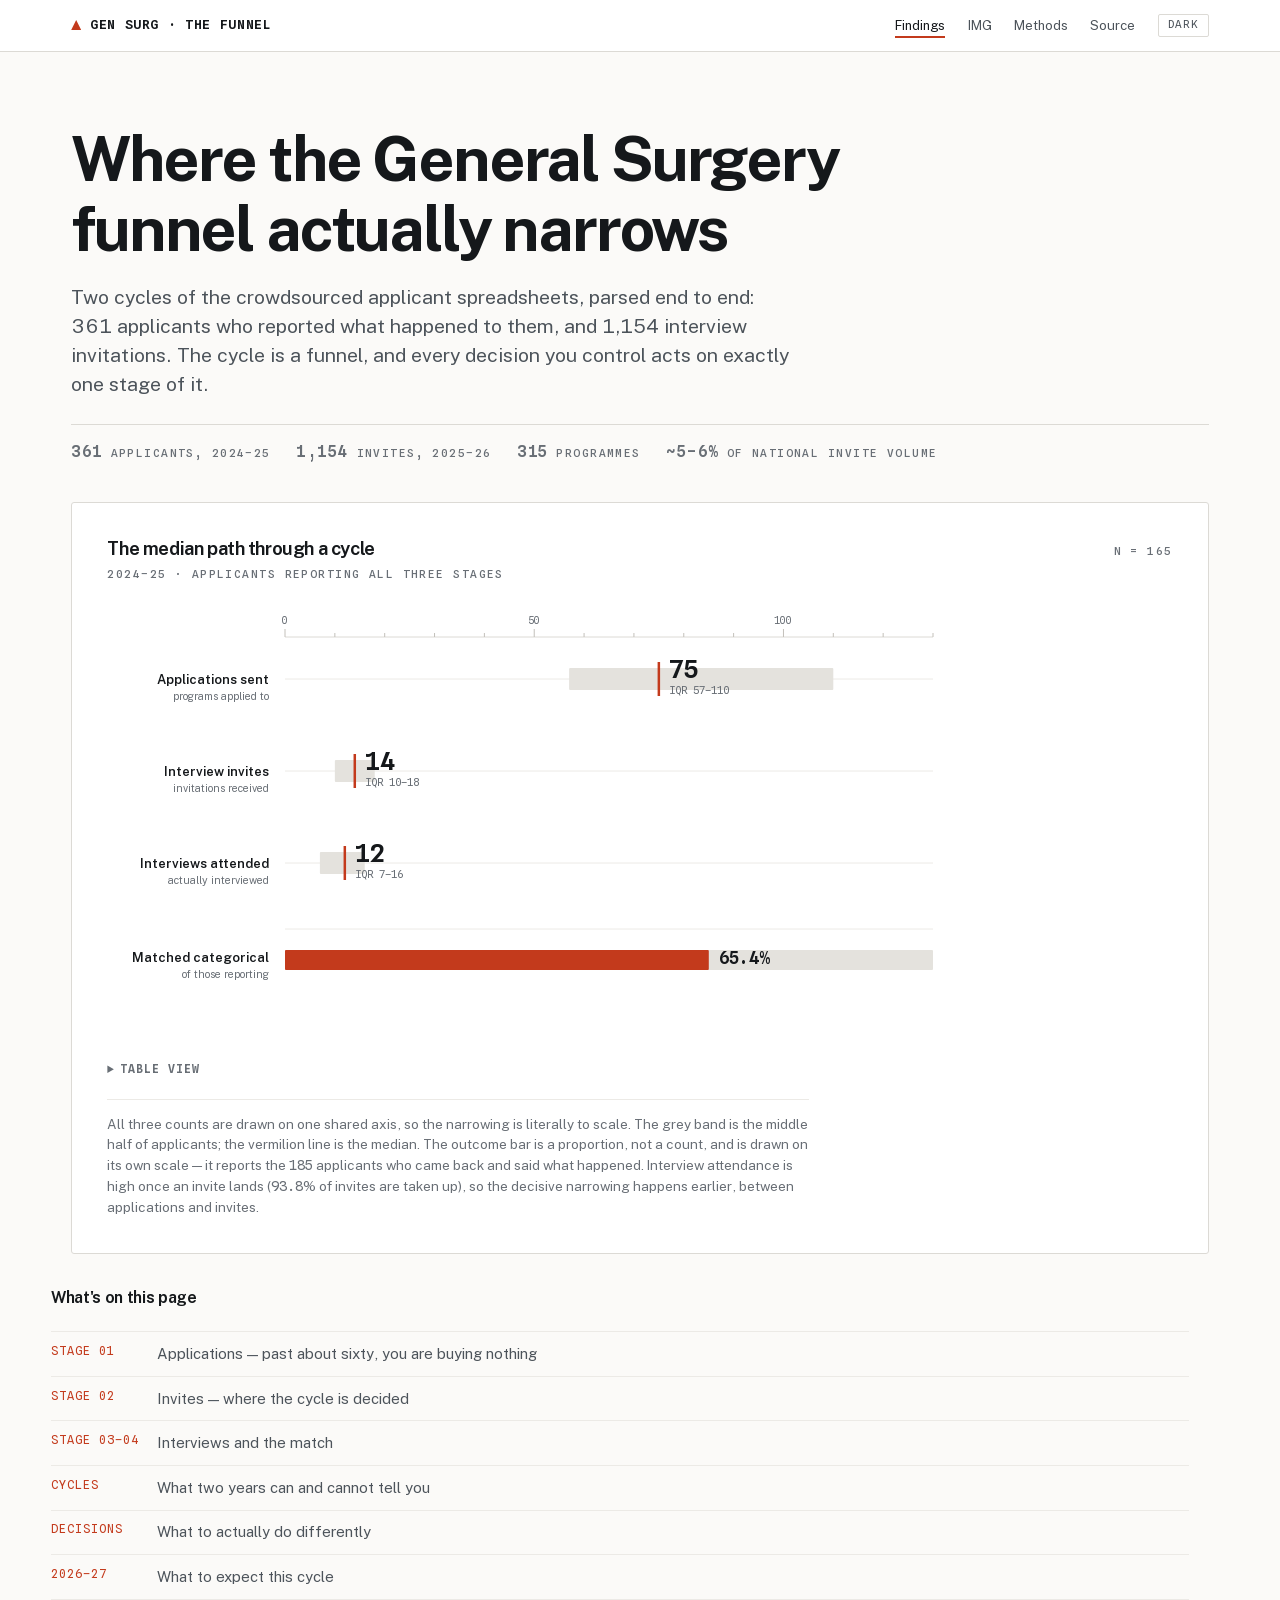
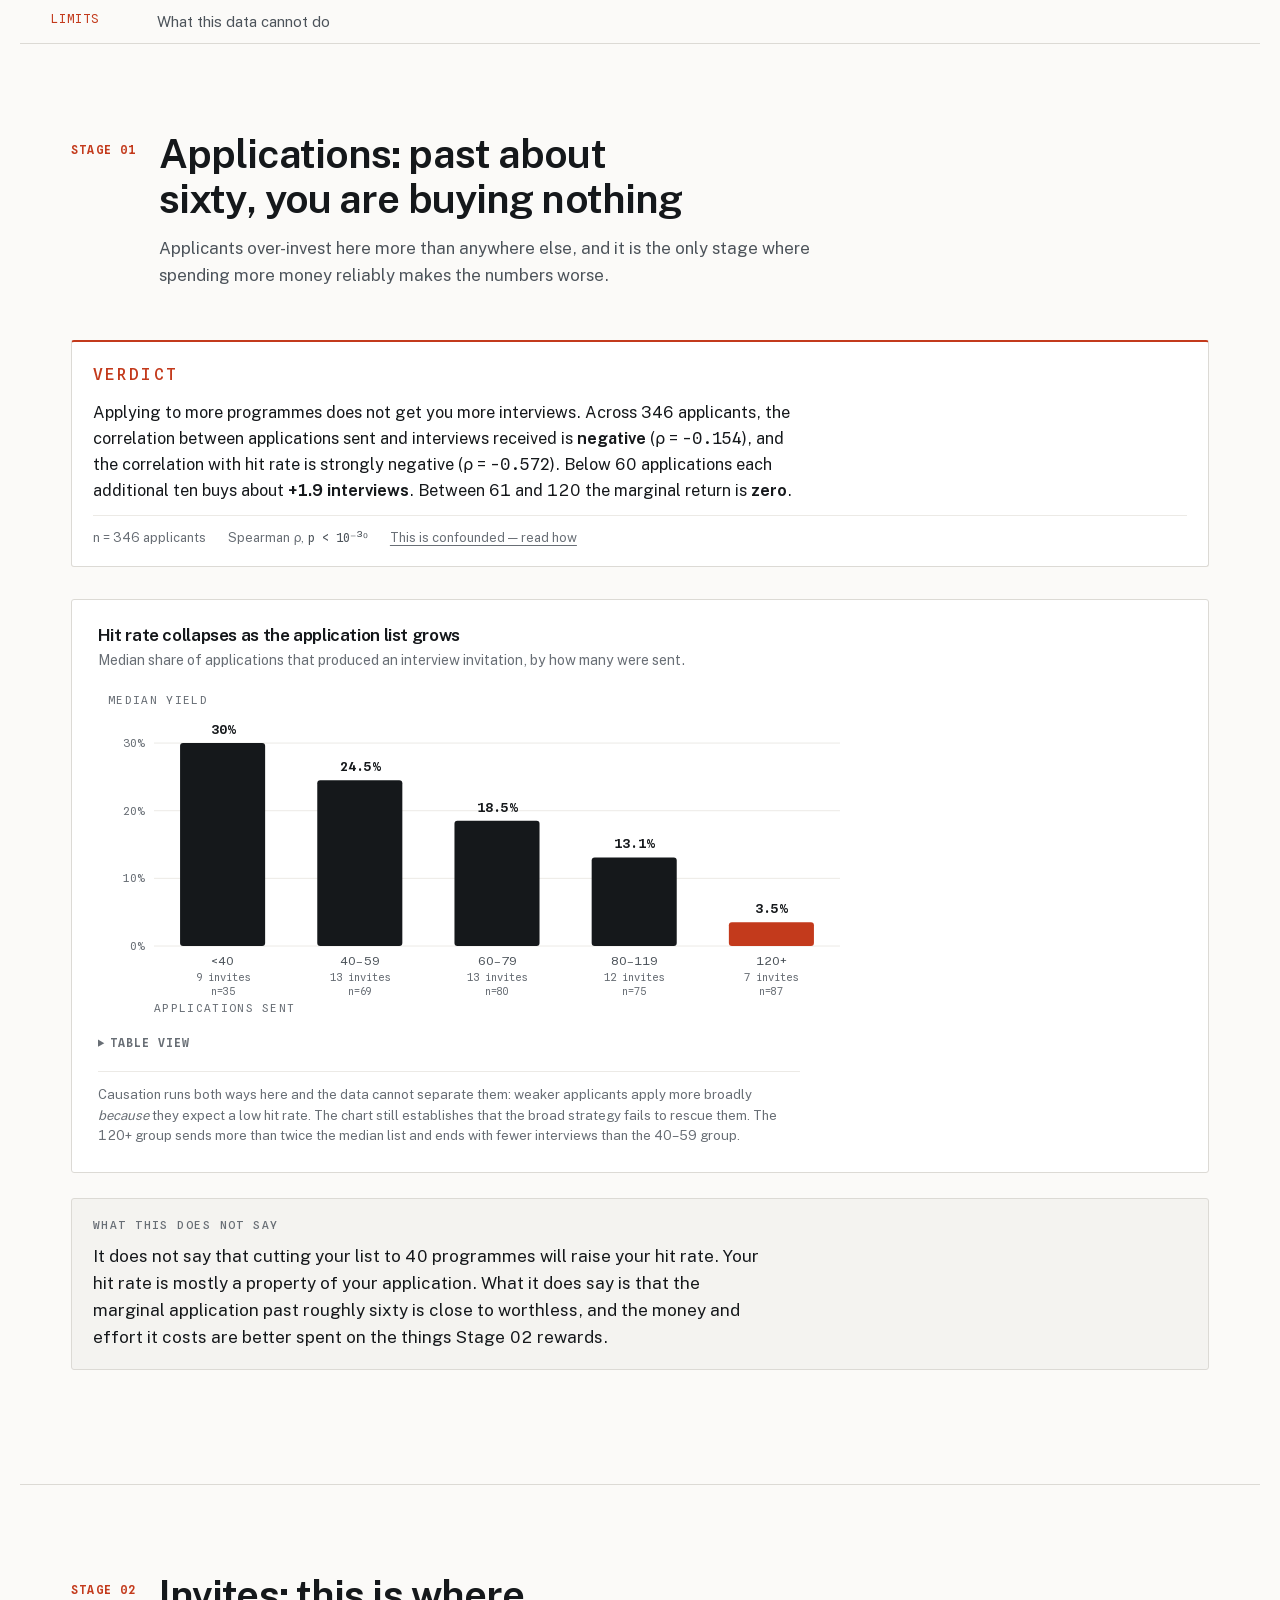
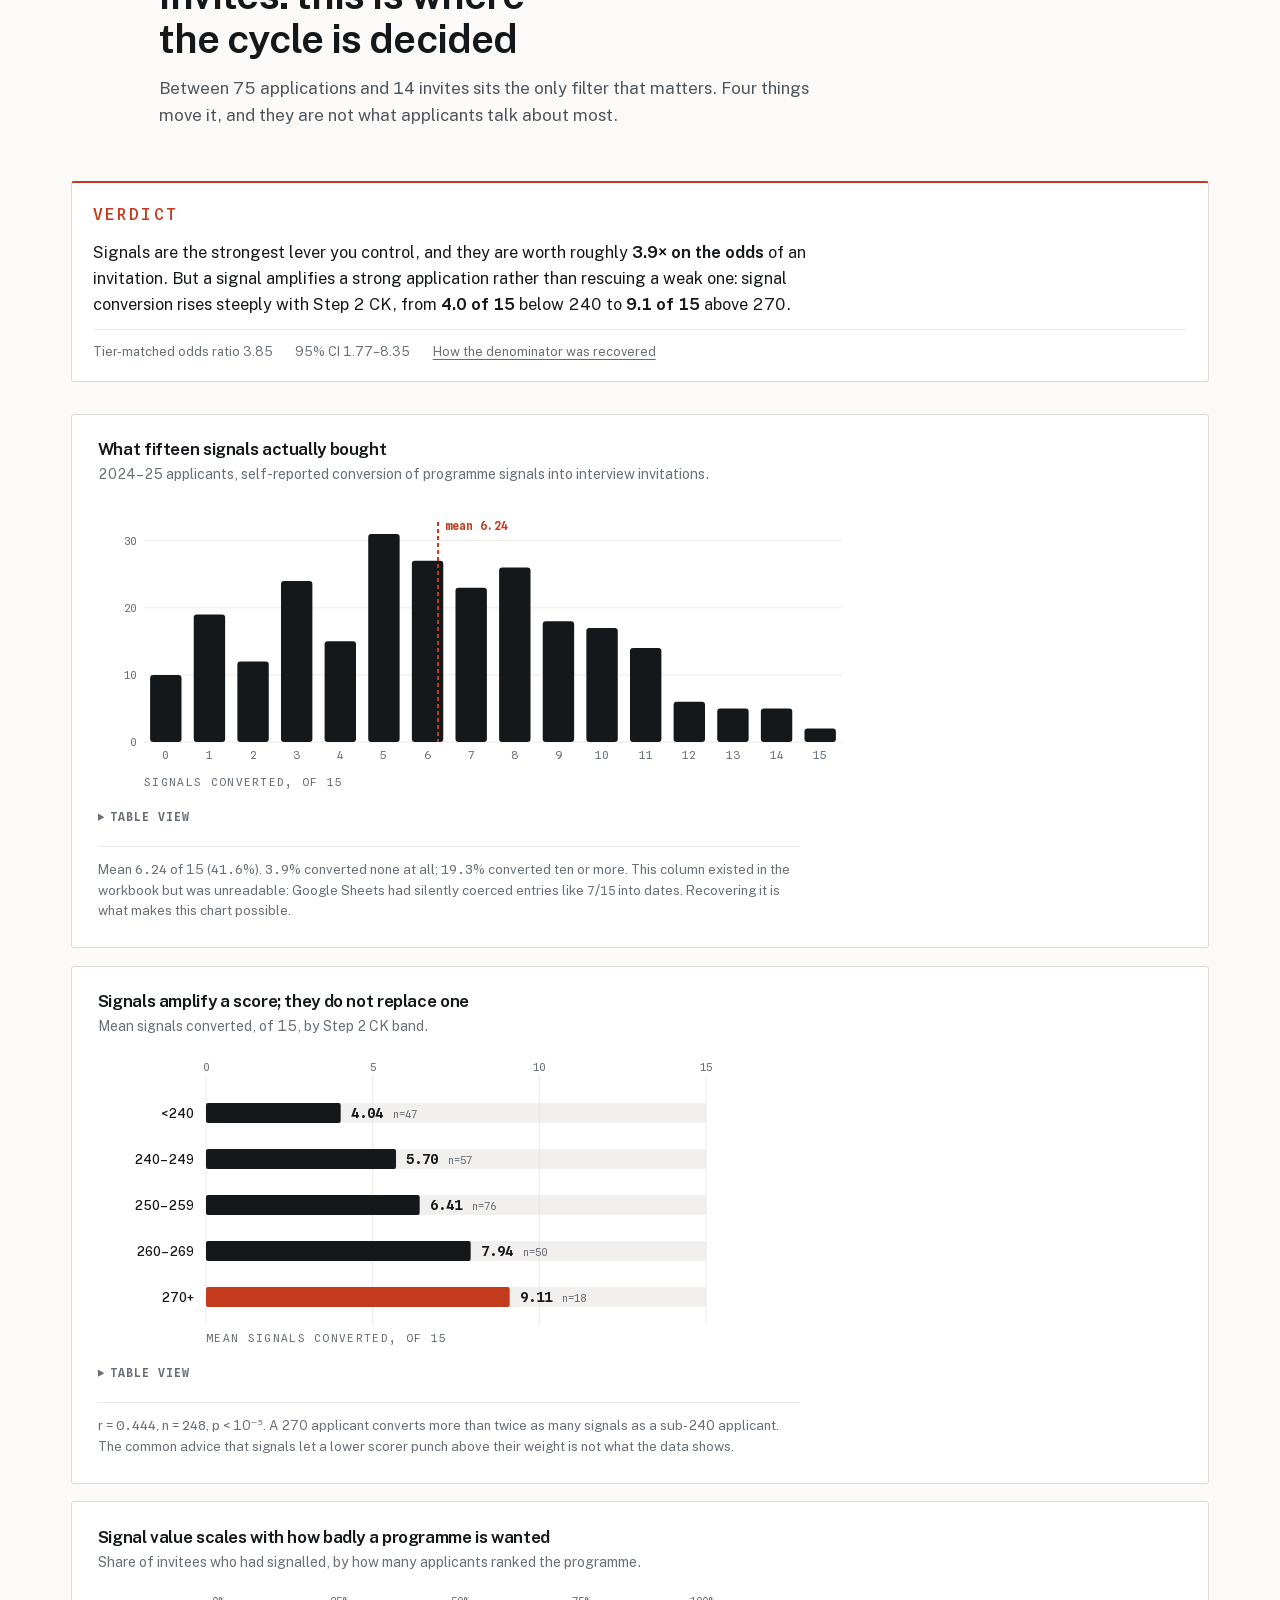
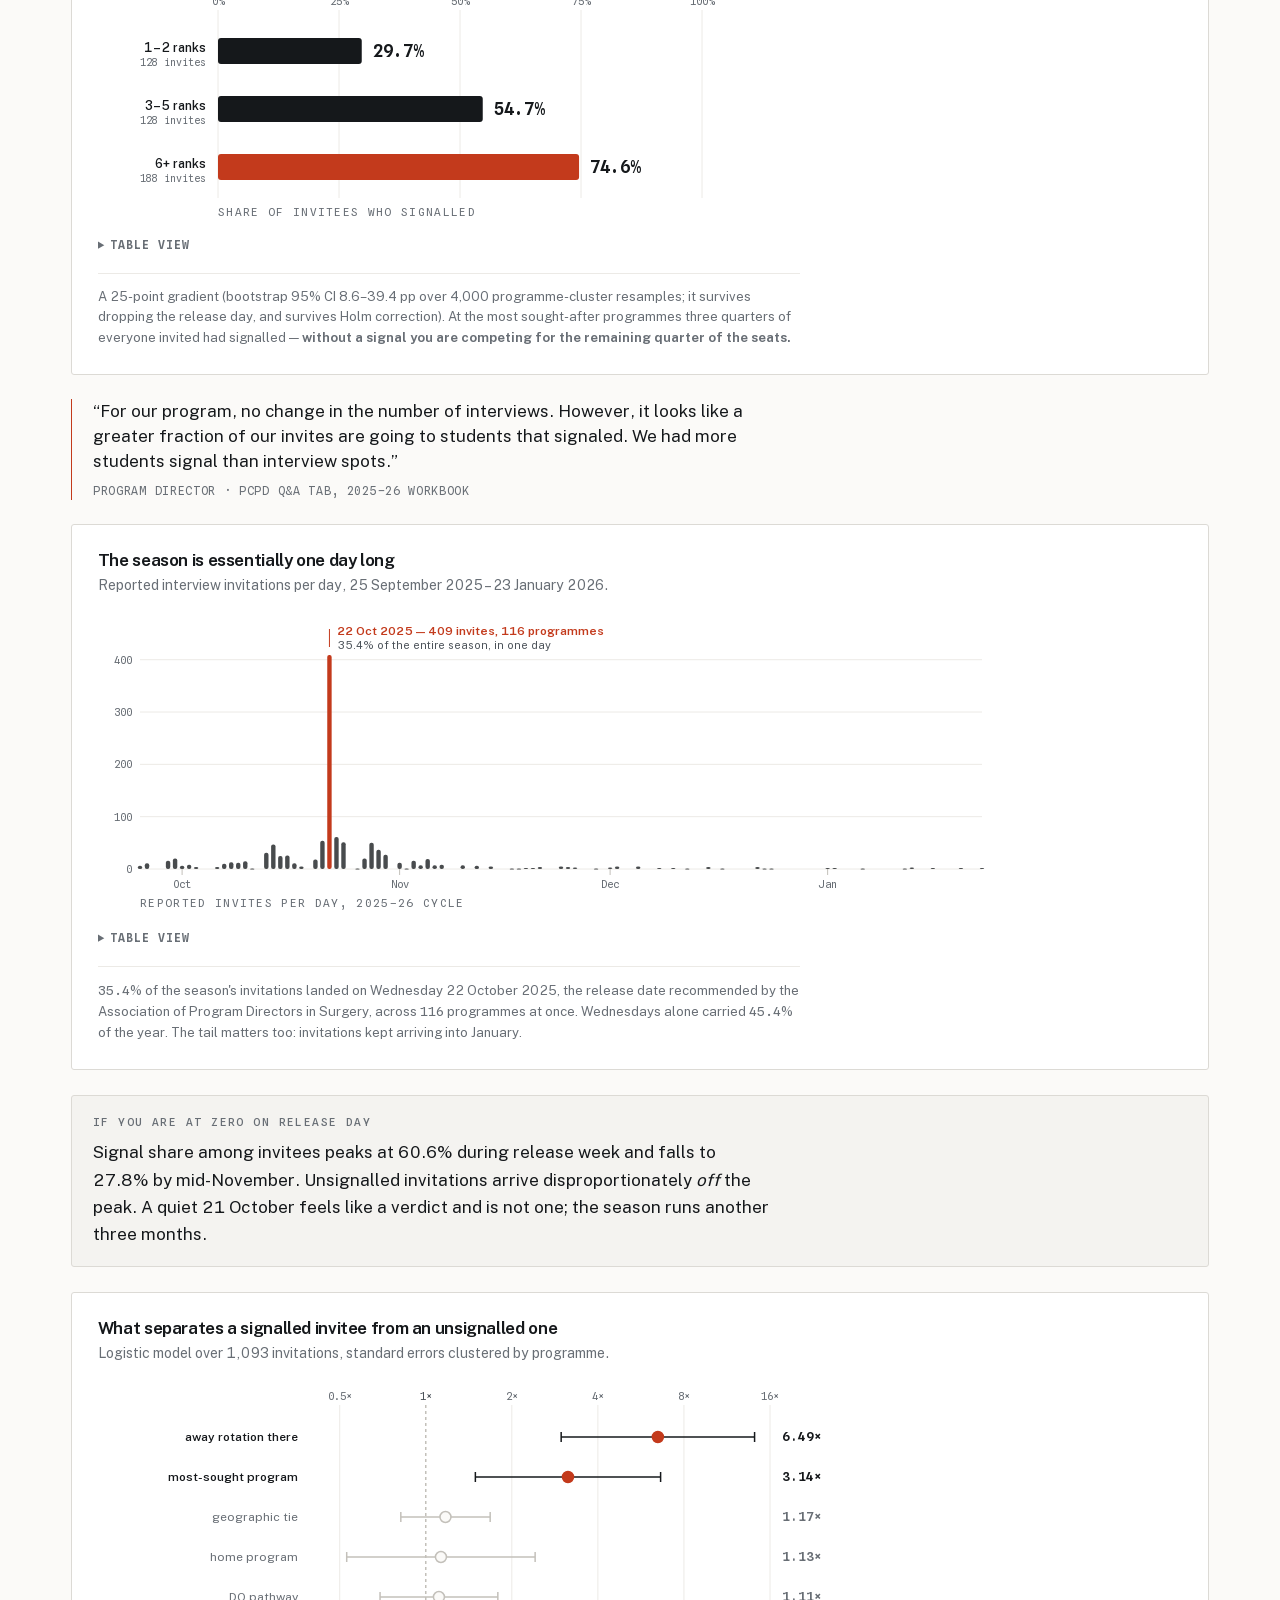
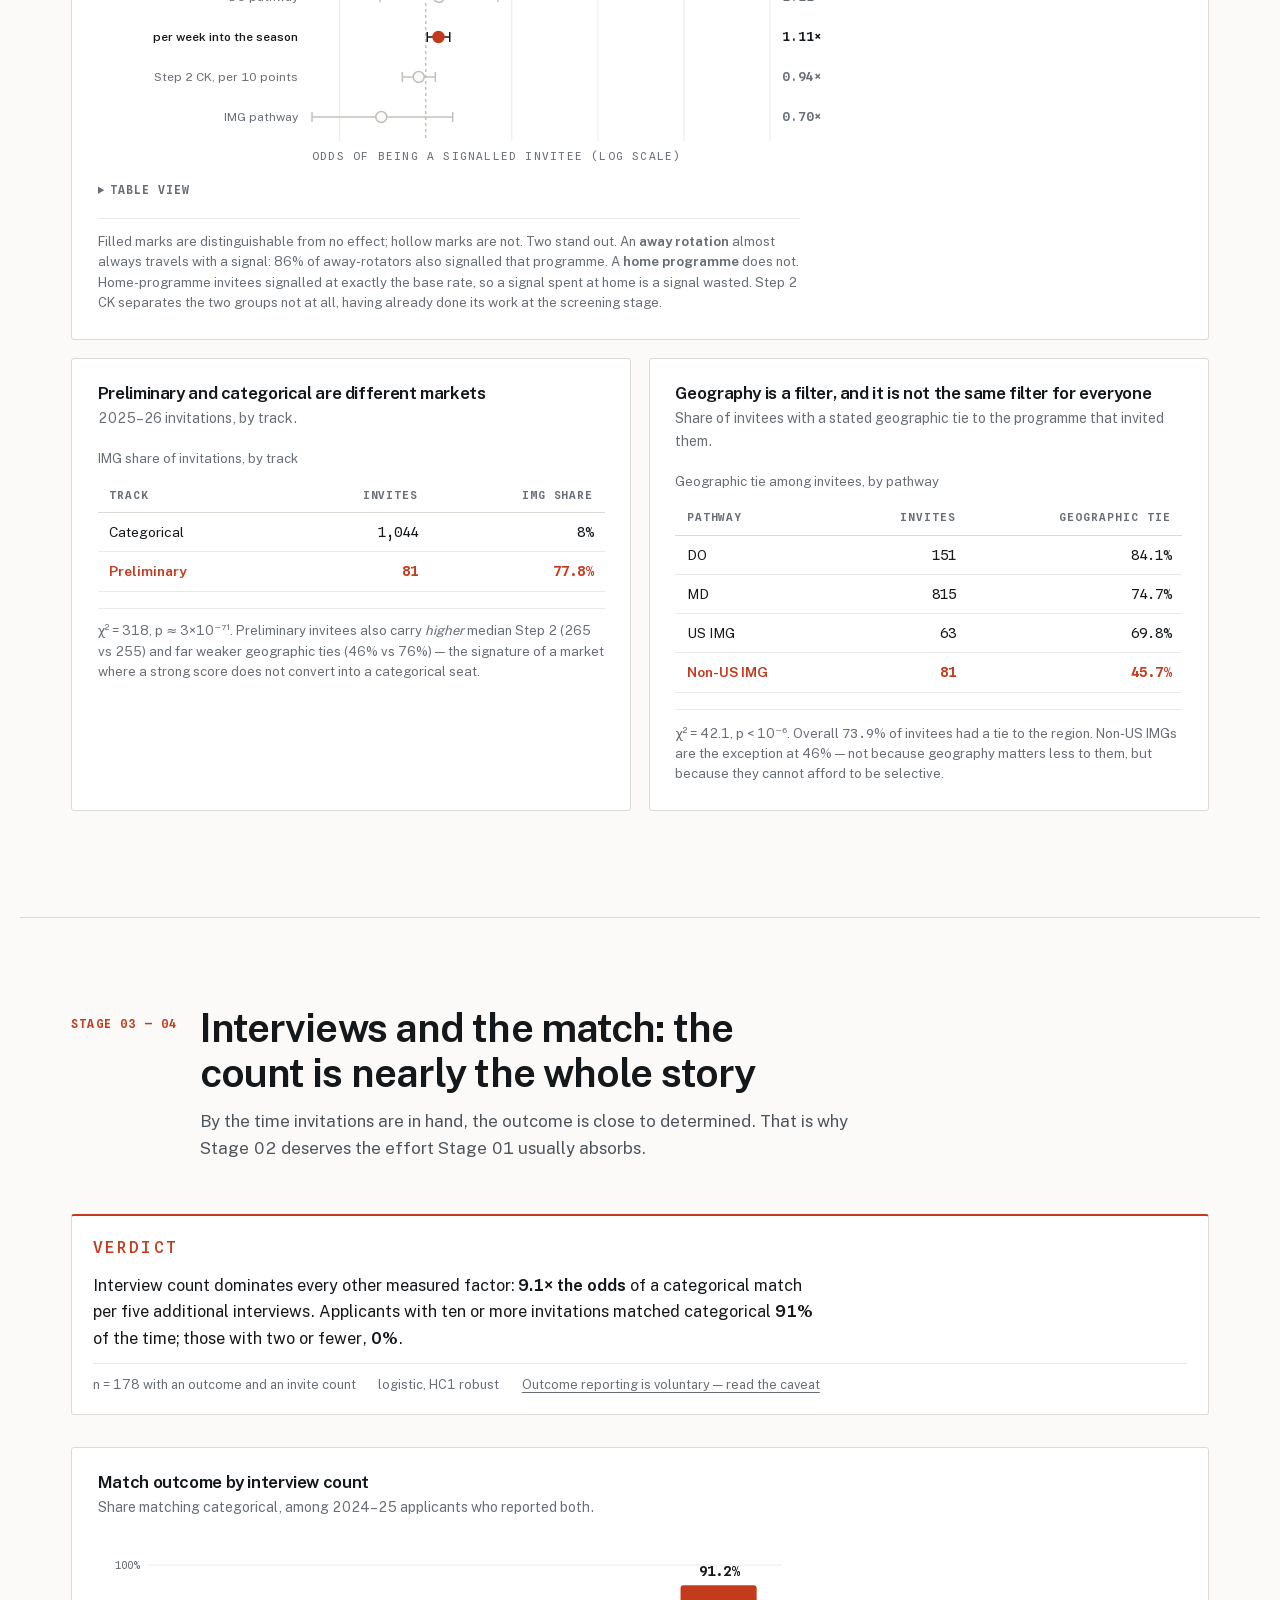
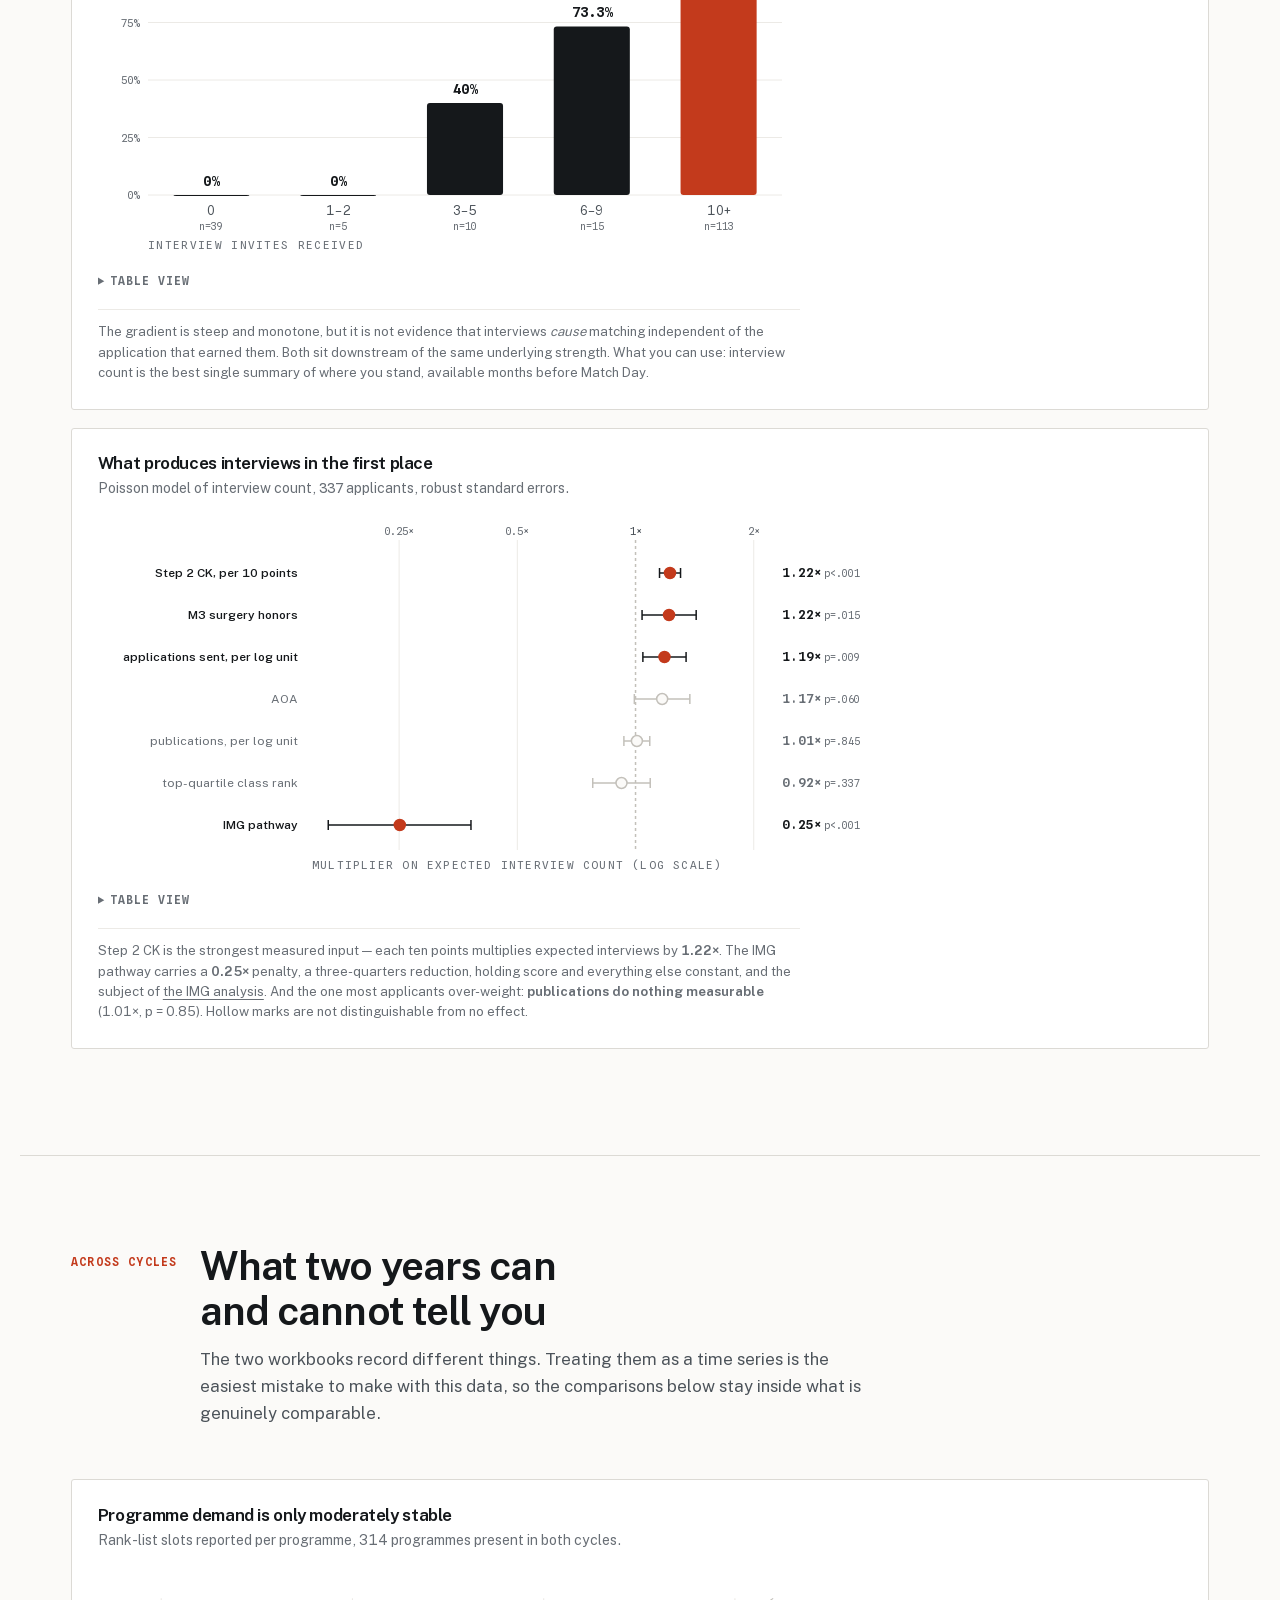
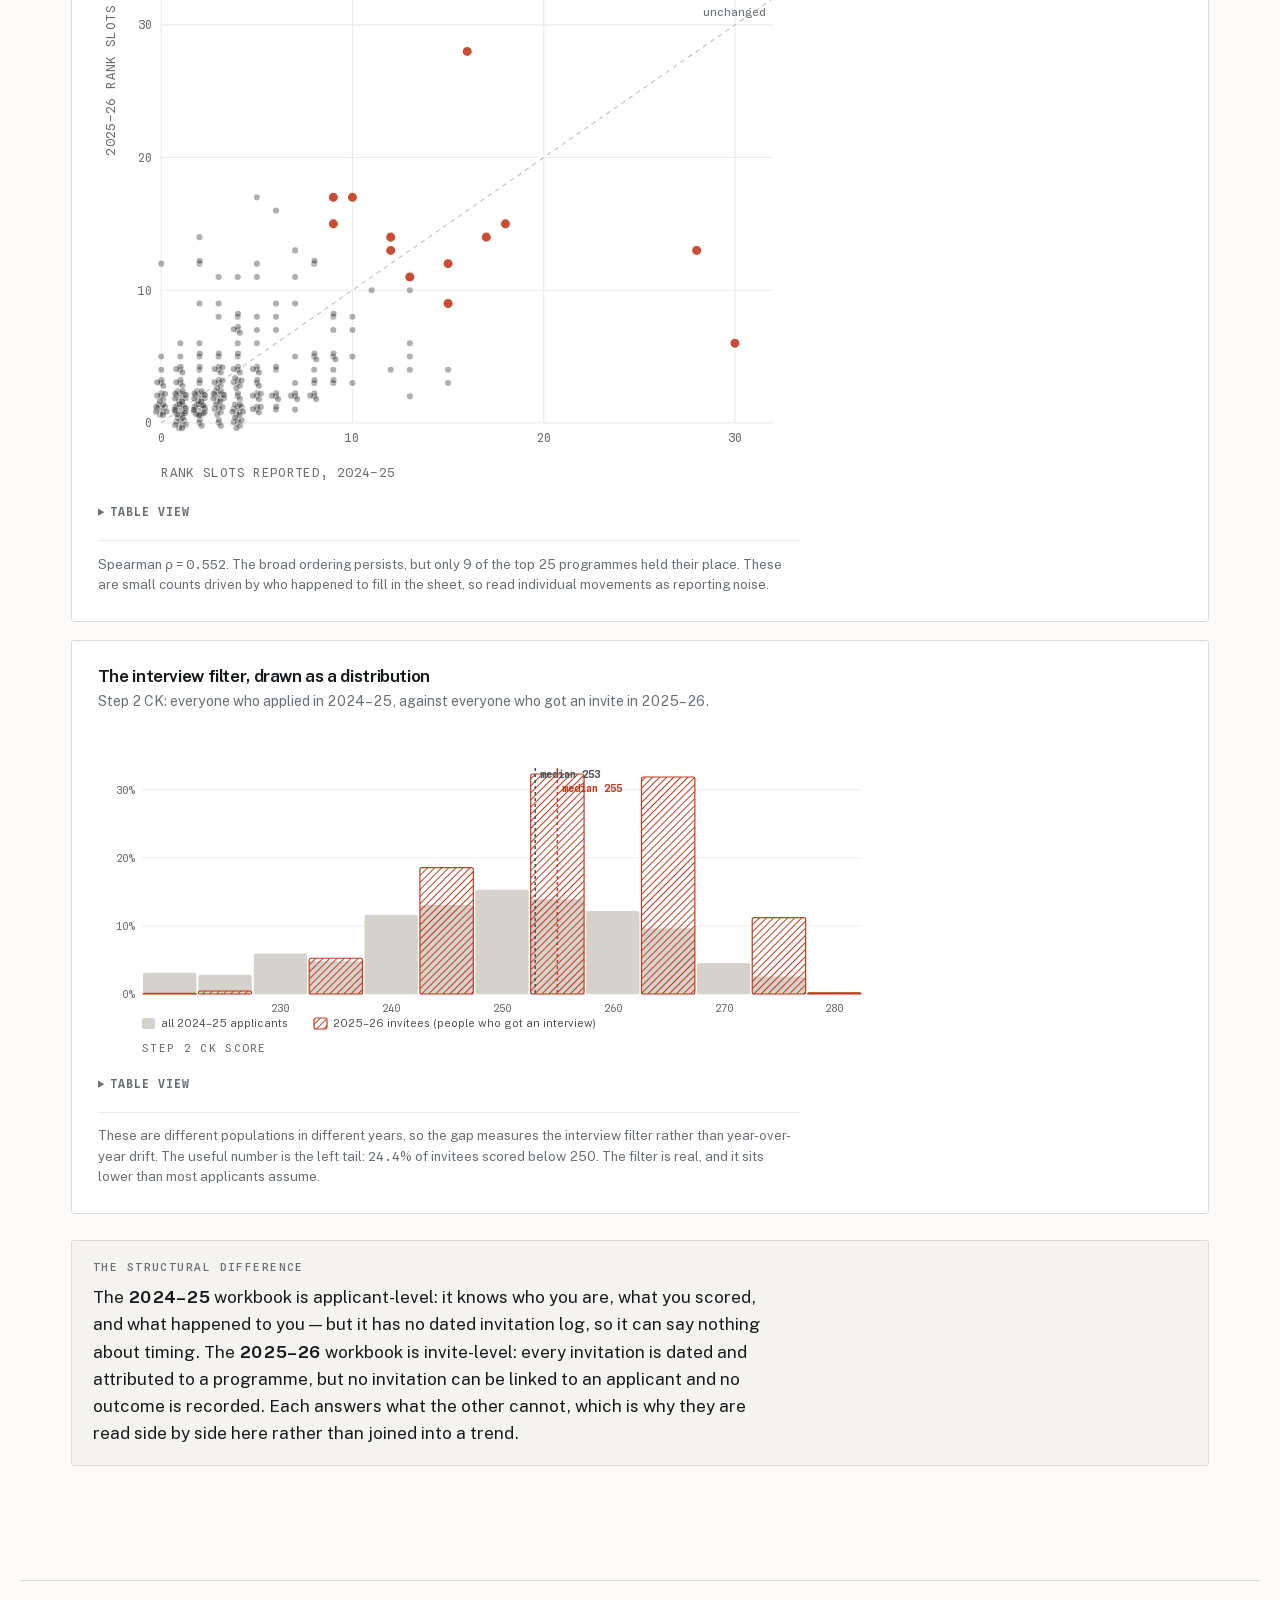
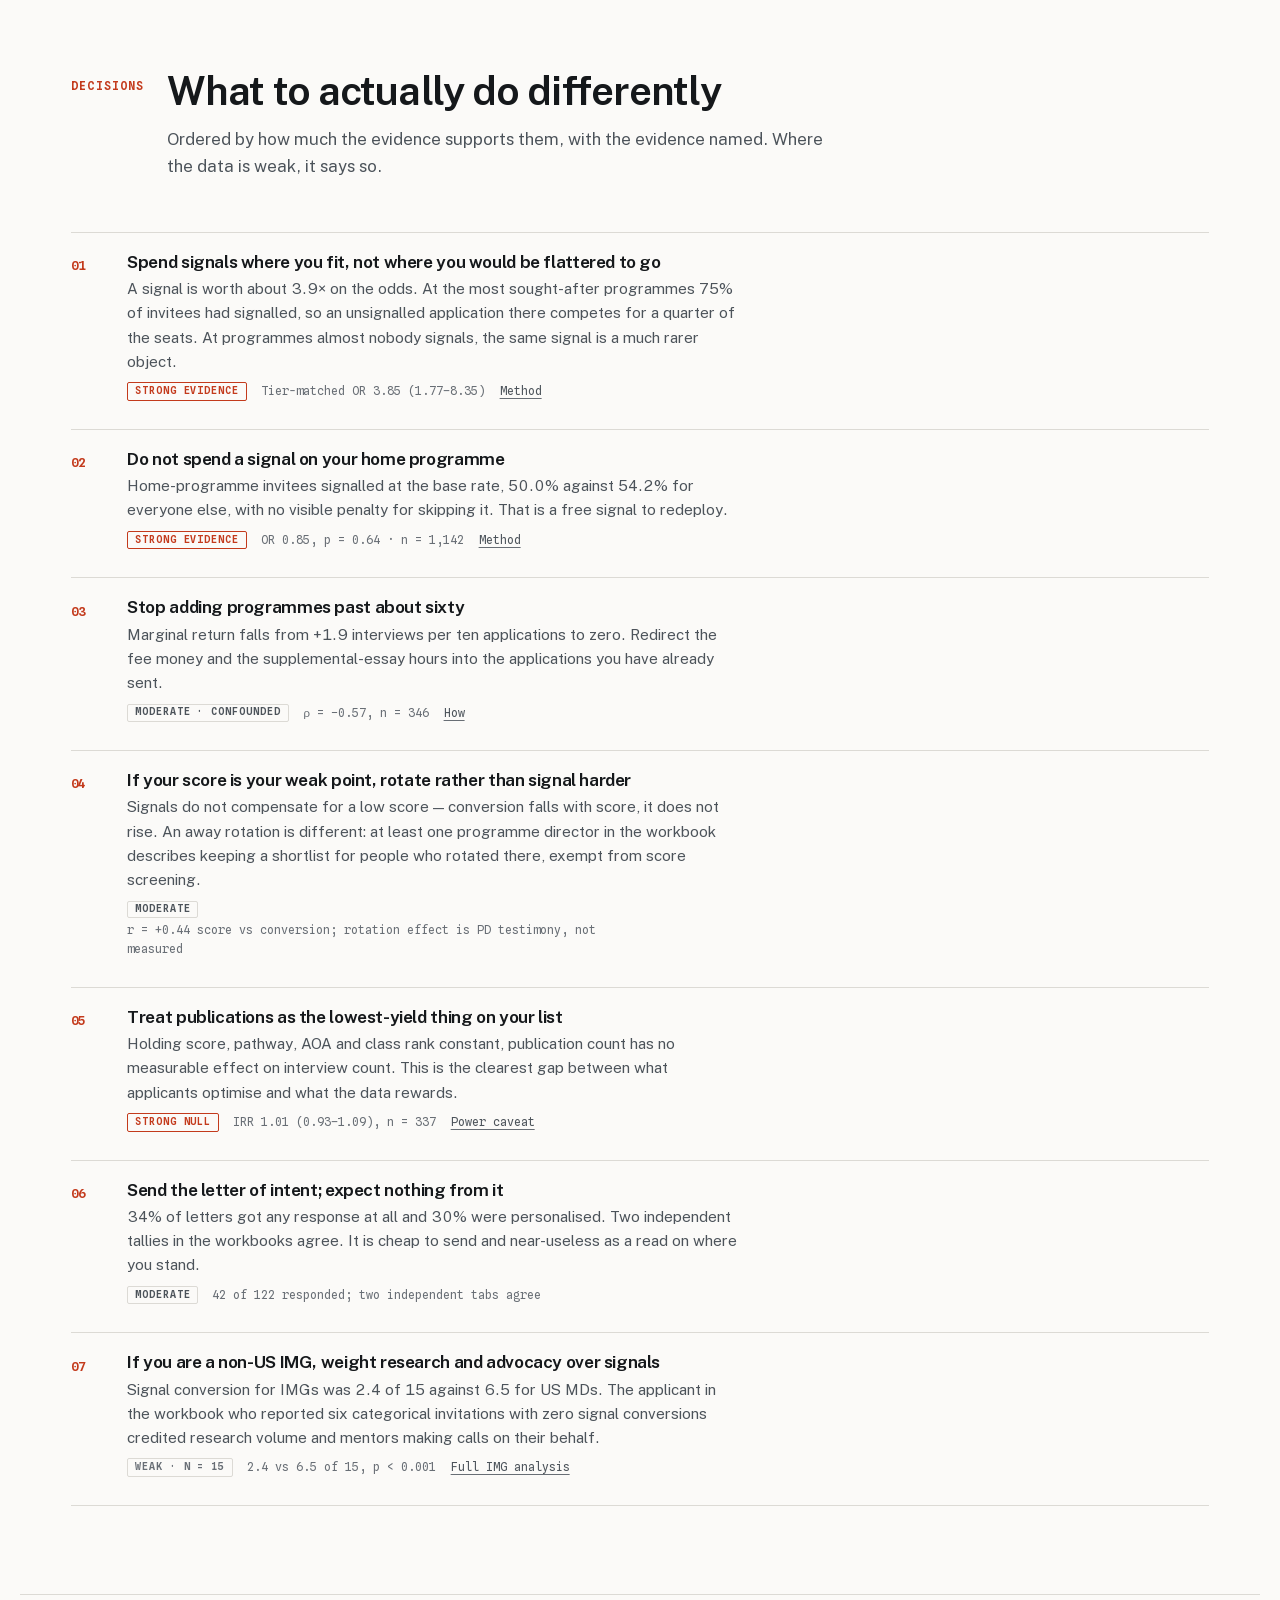
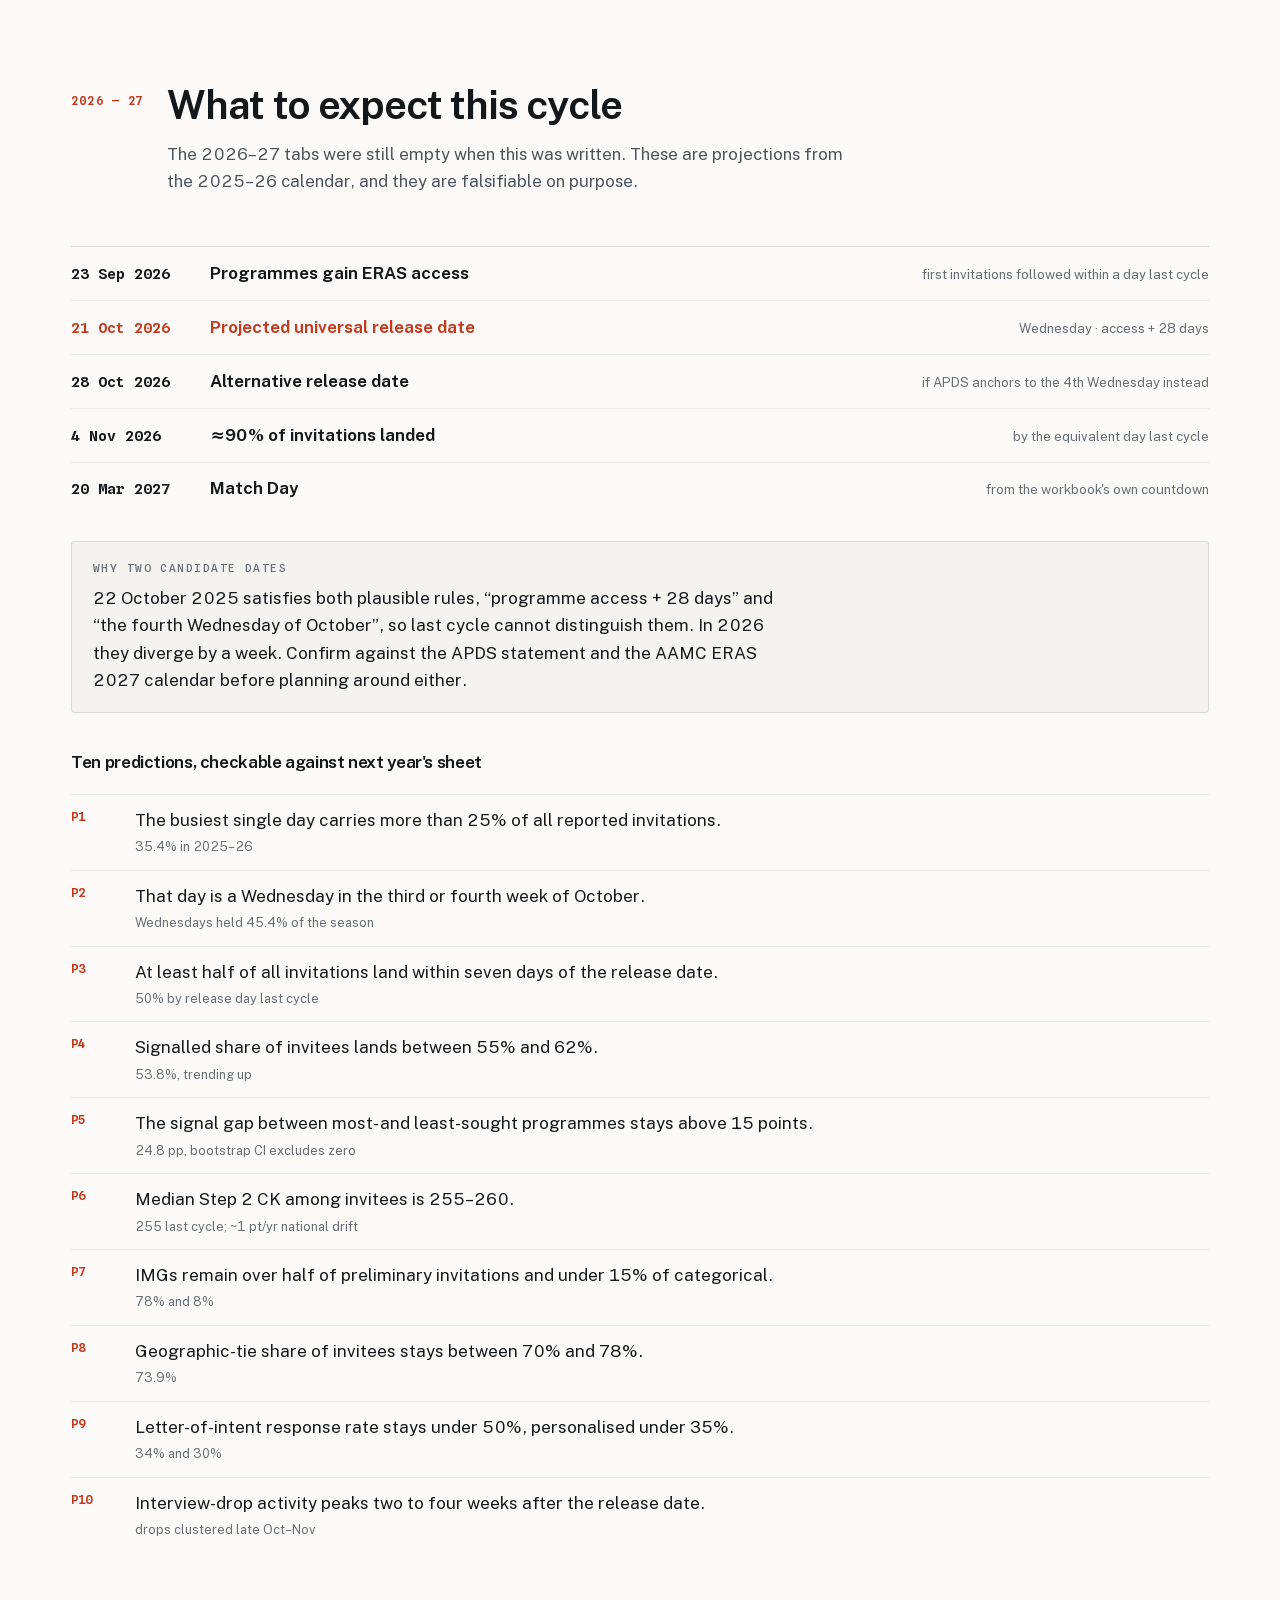
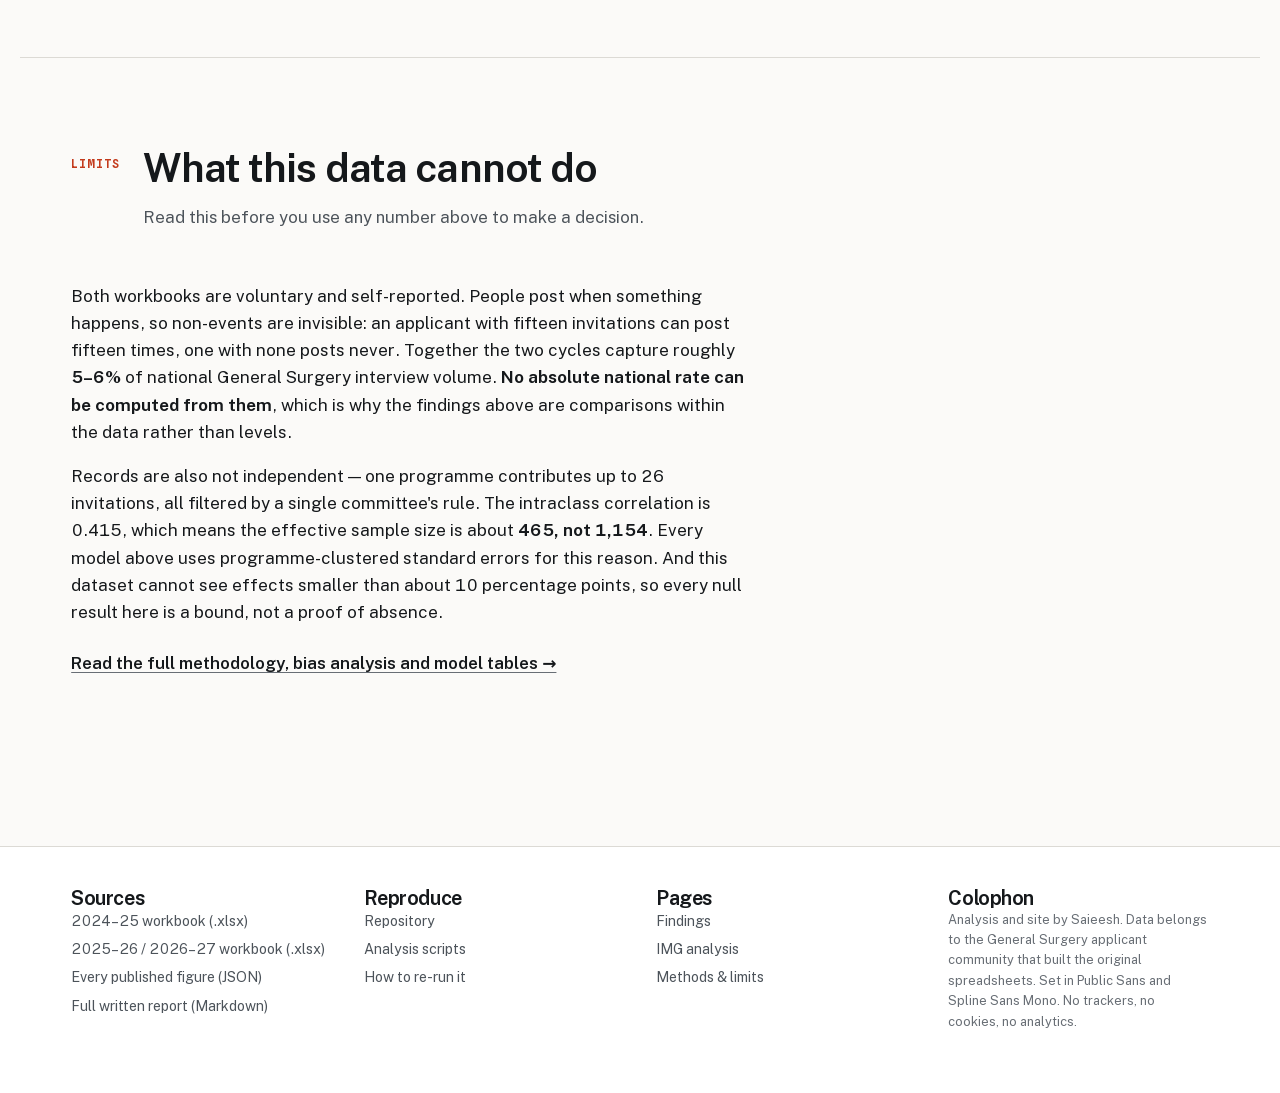
<file: index.html>
<!doctype html>
<html lang="en">
<head>
<meta charset="utf-8">
<meta name="viewport" content="width=device-width, initial-scale=1">
<title>The Funnel — what actually drives a General Surgery match</title>
<meta name="description" content="Two cycles of the crowdsourced General Surgery applicant spreadsheets, analysed: 361 applicants with outcomes and 1,154 interview invites. Where the funnel narrows, and which decisions act on which stage.">
<link rel="canonical" href="https://surgery.saieesh.dev/">
<meta property="og:type" content="website">
<meta property="og:site_name" content="Gen Surg · The Funnel">
<meta property="og:url" content="https://surgery.saieesh.dev/">
<meta property="og:title" content="The Funnel — what actually drives a General Surgery match">
<meta property="og:description" content="Two cycles of the crowdsourced applicant spreadsheets: 361 applicants with outcomes and 1,154 interview invitations. Where the funnel narrows, and which decisions act on which stage.">
<meta property="og:image" content="https://surgery.saieesh.dev/og/og-main.png">
<meta property="og:image:width" content="1200">
<meta property="og:image:height" content="630">
<meta property="og:image:alt" content="Median path through a cycle: 75 applications narrowing to 14 interview invitations and 12 interviews attended, with 65.4% matching categorical.">
<meta name="twitter:card" content="summary_large_image">
<meta name="twitter:title" content="The Funnel — what actually drives a General Surgery match">
<meta name="twitter:description" content="Two cycles of the crowdsourced applicant spreadsheets: 361 applicants with outcomes and 1,154 interview invitations. Where the funnel narrows, and which decisions act on which stage.">
<meta name="twitter:image" content="https://surgery.saieesh.dev/og/og-main.png">
<meta name="twitter:image:alt" content="Median path through a cycle: 75 applications narrowing to 14 interview invitations and 12 interviews attended, with 65.4% matching categorical.">
<meta name="theme-color" content="#FBFAF8" media="(prefers-color-scheme: light)">
<meta name="theme-color" content="#0D0F11" media="(prefers-color-scheme: dark)">
<script>document.documentElement.classList.add("js");</script>
<link rel="stylesheet" href="assets/style.css">
<link rel="preload" href="assets/fonts/publicsans-2.woff2" as="font" type="font/woff2" crossorigin>
<link rel="icon" href="data:image/svg+xml,%3Csvg xmlns='http://www.w3.org/2000/svg' viewBox='0 0 16 16'%3E%3Cpath d='M8 2 L14 14 L2 14 Z' fill='%23C33A1C'/%3E%3C/svg%3E">
</head>
<body>
<!--
  THESIS: The application cycle is a funnel with four narrowing stages, and every decision an
  applicant controls acts on exactly one of them. Refuses the dashboard of equal-weight stat
  cards that lets unrelated findings float with no causal order.
  OWN-WORLD: A calibrated measuring instrument. Near-monochrome paper ground, hairline
  graduations, tabular figures throughout, and one vermilion index mark used only where a value
  is actually measured — never as decoration. Public Sans + Spline Sans Mono. Range bands carry
  spread; index lines carry the median.
  STORY: The reader sees where the funnel actually narrows, learns which lever acts on that
  stage and how strong the evidence is, and leaves having changed one decision.
  FIRST VIEWPORT: The instrument at full width — three graduated scales on one shared axis,
  75 applications narrowing to 14 invites to 12 interviews, plus an outcome proportion bar.
  Title block above, one-line thesis, provenance rule beneath. No hero headline, no CTA.
  FORM: The funnel; candidate 4 of 7 on the grounded structural list; seed key d574877b.
  FINISH: unreviewed and undocumented is unfinished; this build ends with the finish review, the verdict, and DESIGN.md
-->
<a class="skip" href="#main">Skip to content</a>
<noscript>
  <p style="max-width:68ch;margin:1rem auto;padding:.9rem 1.1rem;border:1px solid var(--rule);border-radius:3px;background:var(--panel-sunk)">
    The charts on this page are drawn with JavaScript. With it disabled the prose, tables and
    figures' captions still carry every finding, and <a href="assets/site.json">assets/site.json</a>
    holds every published number.
  </p>
</noscript>

<header class="masthead">
  <div class="wrap masthead-in">
    <a class="wordmark" href="./">GEN SURG · THE FUNNEL</a>
    <nav aria-label="Primary">
      <a href="./" aria-current="page">Findings</a>
      <a href="img.html">IMG</a>
      <a href="methods.html">Methods</a>
      <a href="https://github.com/saieeshb/gensurg-funnel">Source</a>
      <button class="theme-btn" id="theme" type="button">Dark</button>
    </nav>
  </div>
</header>

<main id="main">

<!-- ============ TITLE BLOCK + THE INSTRUMENT ============ -->
<section class="wrap titleblock">
  <h1>Where the General Surgery funnel actually narrows</h1>
  <p class="thesis">
    Two cycles of the crowdsourced applicant spreadsheets, parsed end to end: 361 applicants who
    reported what happened to them, and 1,154 interview invitations. The cycle is a funnel, and
    every decision you control acts on exactly one stage of it.
  </p>
  <div class="provenance grad-label">
    <span><b class="num" data-val="meta.applicants_2425"></b> applicants, 2024–25</span>
    <span><b class="num" data-val="meta.invites_2526"></b> invites, 2025–26</span>
    <span><b class="num" data-val="meta.programs_2526"></b> programmes</span>
    <span><b class="num">~5–6%</b> of national invite volume</span>
  </div>
</section>

<section class="wrap">
  <div class="instrument">
    <div class="instrument-head">
      <div>
        <h2 style="font-size:1.15rem">The median path through a cycle</h2>
        <p class="grad-label" style="margin:.4rem 0 0">2024–25 · applicants reporting all three stages</p>
      </div>
      <p class="grad-label" style="margin:0">n = <span class="num" data-val="funnel.spine_n"></span></p>
    </div>
    <figure>
      <div class="chart chart--wide" id="fig-funnel"></div>
      <figcaption>
        All three counts are drawn on one shared axis, so the narrowing is literally to scale. The
        grey band is the middle half of applicants; the vermilion line is the median. The outcome
        bar is a proportion, not a count, and is drawn on its own scale — it reports the
        <span class="num" data-val="match_stats.n"></span> applicants who came back and said what
        happened. Interview attendance is high once an invite lands
        (<span class="num" data-val="funnel.attend_rate"></span>% of invites are taken up), so the
        decisive narrowing happens earlier, between applications and invites.
      </figcaption>
    </figure>
  </div>
</section>

<section class="wrap contents">
  <h2>What's on this page</h2>
  <nav class="toc" aria-label="Contents">
    <a href="#applications"><span>STAGE 01</span><span>Applications — past about sixty, you are buying nothing</span></a>
    <a href="#invites"><span>STAGE 02</span><span>Invites — where the cycle is decided</span></a>
    <a href="#match"><span>STAGE 03–04</span><span>Interviews and the match</span></a>
    <a href="#two-cycles"><span>CYCLES</span><span>What two years can and cannot tell you</span></a>
    <a href="#do"><span>DECISIONS</span><span>What to actually do differently</span></a>
    <a href="#projection"><span>2026–27</span><span>What to expect this cycle</span></a>
    <a href="#limits"><span>LIMITS</span><span>What this data cannot do</span></a>
  </nav>
</section>

<!-- ============ STAGE 01 — APPLICATIONS ============ -->
<section class="wrap stage" id="applications">
  <div class="stage-head">
    <p class="stage-mark">STAGE 01</p>
    <h2>Applications: past about sixty, you are buying nothing</h2>
    <p class="lede">
      Applicants over-invest here more than anywhere else, and it is the only stage where
      spending more money reliably makes the numbers worse.
    </p>
  </div>

  <div class="verdict">
    <p class="grad-label">Verdict</p>
    <p>
      Applying to more programmes does not get you more interviews. Across 346 applicants, the
      correlation between applications sent and interviews received is
      <strong>negative</strong> (ρ = <span class="num" data-val="yield_stats.rho_apps_ii" data-dp="3"></span>),
      and the correlation with hit rate is strongly negative
      (ρ = <span class="num" data-val="yield_stats.rho_apps_yield" data-dp="3"></span>). Below 60 applications
      each additional ten buys about <strong>+1.9 interviews</strong>. Between 61 and 120 the
      marginal return is <strong>zero</strong>.
    </p>
    <div class="verdict-meta">
      <span>n = 346 applicants</span>
      <span>Spearman ρ, <code>p &lt; 10⁻³⁰</code></span>
      <span><a href="methods.html#confounding">This is confounded — read how</a></span>
    </div>
  </div>

  <figure class="figure">
    <h3>Hit rate collapses as the application list grows</h3>
    <p class="sub">Median share of applications that produced an interview invitation, by how many were sent.</p>
    <div class="chart chart--wide" id="fig-yield"></div>
    <figcaption>
      Causation runs both ways here and the data cannot separate them: weaker applicants apply
      more broadly <em>because</em> they expect a low hit rate. The chart still establishes that
      the broad strategy fails to rescue them. The 120+ group sends more than twice the median
      list and ends with fewer interviews than the 40–59 group.
    </figcaption>
  </figure>

  <div class="caution">
    <p class="grad-label">What this does not say</p>
    <p>
      It does not say that cutting your list to 40 programmes will raise your hit rate. Your hit
      rate is mostly a property of your application. What it does say is that the marginal
      application past roughly sixty is close to worthless, and the money and effort it costs are
      better spent on the things Stage 02 rewards.
    </p>
  </div>
</section>

<!-- ============ STAGE 02 — INVITES ============ -->
<section class="wrap stage" id="invites">
  <div class="stage-head">
    <p class="stage-mark">STAGE 02</p>
    <h2>Invites: this is where the cycle is decided</h2>
    <p class="lede">
      Between 75 applications and 14 invites sits the only filter that matters. Four things move
      it, and they are not what applicants talk about most.
    </p>
  </div>

  <div class="verdict">
    <p class="grad-label">Verdict</p>
    <p>
      Signals are the strongest lever you control, and they are worth roughly
      <strong>3.9× on the odds</strong> of an invitation. But a signal amplifies a strong
      application rather than rescuing a weak one: signal conversion rises steeply with Step 2 CK,
      from <strong>4.0 of 15</strong> below 240 to <strong>9.1 of 15</strong> above 270.
    </p>
    <div class="verdict-meta">
      <span>Tier-matched odds ratio 3.85</span>
      <span>95% CI 1.77–8.35</span>
      <span><a href="methods.html#denominator">How the denominator was recovered</a></span>
    </div>
  </div>

  <div>
    <figure class="figure">
      <h3>What fifteen signals actually bought</h3>
      <p class="sub">2024–25 applicants, self-reported conversion of programme signals into interview invitations.</p>
      <div class="chart chart--wide" id="fig-signal-dist"></div>
      <figcaption>
        Mean <span class="num" data-val="signal_stats.mean" data-dp="2"></span> of 15
        (<span class="num" data-val="signal_stats.pct"></span>%).
        <span class="num" data-val="signal_stats.zero_pct"></span>% converted none at all;
        <span class="num" data-val="signal_stats.ten_plus_pct"></span>% converted ten or more.
        This column existed in the workbook but was unreadable: Google Sheets had silently
        coerced entries like <code>7/15</code> into dates. Recovering it is what makes this
        chart possible.
      </figcaption>
    </figure>

    <figure class="figure">
      <h3>Signals amplify a score; they do not replace one</h3>
      <p class="sub">Mean signals converted, of 15, by Step 2 CK band.</p>
      <div class="chart chart--wide" id="fig-signal-score"></div>
      <figcaption>
        r = <span class="num" data-val="signal_score_corr.r" data-dp="3"></span>,
        n = <span class="num" data-val="signal_score_corr.n"></span>, p &lt; 10⁻⁵. A 270 applicant
        converts more than twice as many signals as a sub-240 applicant. The common advice that
        signals let a lower scorer punch above their weight is not what the data shows.
      </figcaption>
    </figure>
  </div>

  <figure class="figure">
    <h3>Signal value scales with how badly a programme is wanted</h3>
    <p class="sub">Share of invitees who had signalled, by how many applicants ranked the programme.</p>
    <div class="chart chart--wide" id="fig-tier"></div>
    <figcaption>
      A 25-point gradient (bootstrap 95% CI 8.6–39.4 pp over 4,000 programme-cluster resamples;
      it survives dropping the release day, and survives Holm correction). At the most sought-after
      programmes three quarters of everyone invited had signalled — <strong>without a signal you
      are competing for the remaining quarter of the seats.</strong>
    </figcaption>
  </figure>

  <blockquote class="pd">
    <p>“For our program, no change in the number of interviews. However, it looks like a greater
      fraction of our invites are going to students that signaled. We had more students signal
      than interview spots.”</p>
    <cite>Program director · PCPD Q&amp;A tab, 2025–26 workbook</cite>
  </blockquote>

  <figure class="figure">
    <h3>The season is essentially one day long</h3>
    <p class="sub">Reported interview invitations per day, 25 September 2025 – 23 January 2026.</p>
    <div class="chart chart--wide" id="fig-timeline"></div>
    <figcaption>
      <span class="num" data-val="timeline_stats.peak_share"></span>% of the season's invitations
      landed on Wednesday 22 October 2025, the release date recommended by the Association of
      Program Directors in Surgery, across
      <span class="num" data-val="timeline_stats.peak_programs"></span> programmes at once.
      Wednesdays alone carried <span class="num" data-val="timeline_stats.wed_share"></span>% of
      the year. The tail matters too: invitations kept arriving into January.
    </figcaption>
  </figure>

  <div class="caution">
    <p class="grad-label">If you are at zero on release day</p>
    <p>
      Signal share among invitees peaks at 60.6% during release week and falls to 27.8% by
      mid-November. Unsignalled invitations arrive disproportionately <em>off</em> the peak. A
      quiet 21 October feels like a verdict and is not one; the season runs another three months.
    </p>
  </div>

  <figure class="figure">
    <h3>What separates a signalled invitee from an unsignalled one</h3>
    <p class="sub">Logistic model over 1,093 invitations, standard errors clustered by programme.</p>
    <div class="chart chart--wide" id="fig-invite-model"></div>
    <figcaption>
      Filled marks are distinguishable from no effect; hollow marks are not. Two stand out.
      An <strong>away rotation</strong> almost always travels with a signal: 86% of away-rotators
      also signalled that programme. A <strong>home programme</strong> does not. Home-programme
      invitees signalled at exactly the base rate, so a signal spent at home is a signal wasted.
      Step 2 CK separates the two groups not at all, having already done its work at the
      screening stage.
    </figcaption>
  </figure>

  <div class="grid-2">
    <figure class="figure">
      <h3>Preliminary and categorical are different markets</h3>
      <p class="sub">2025–26 invitations, by track.</p>
      <table>
        <caption>IMG share of invitations, by track</caption>
        <thead><tr><th>Track</th><th>Invites</th><th>IMG share</th></tr></thead>
        <tbody>
          <tr><td>Categorical</td><td class="n" data-val="prelim.cat_n"></td><td class="n"><span data-val="prelim.cat_img_pct"></span>%</td></tr>
          <tr class="is-index"><td>Preliminary</td><td class="n" data-val="prelim.prelim_n"></td><td class="n"><span data-val="prelim.prelim_img_pct"></span>%</td></tr>
        </tbody>
      </table>
      <figcaption>
        χ² = 318, p ≈ 3×10⁻⁷¹. Preliminary invitees also carry <em>higher</em> median Step 2 (265
        vs 255) and far weaker geographic ties (46% vs 76%) — the signature of a market where a
        strong score does not convert into a categorical seat.
      </figcaption>
    </figure>

    <figure class="figure">
      <h3>Geography is a filter, and it is not the same filter for everyone</h3>
      <p class="sub">Share of invitees with a stated geographic tie to the programme that invited them.</p>
      <table>
        <caption>Geographic tie among invitees, by pathway</caption>
        <thead><tr><th>Pathway</th><th>Invites</th><th>Geographic tie</th></tr></thead>
        <tbody id="geo-rows"></tbody>
      </table>
      <figcaption>
        χ² = 42.1, p &lt; 10⁻⁶. Overall
        <span class="num" data-val="composition.geo"></span>% of invitees had a tie to the region.
        Non-US IMGs are the exception at 46% — not because geography matters less to them, but
        because they cannot afford to be selective.
      </figcaption>
    </figure>
  </div>
</section>

<!-- ============ STAGE 03/04 — INTERVIEWS AND MATCH ============ -->
<section class="wrap stage" id="match">
  <div class="stage-head">
    <p class="stage-mark">STAGE 03 — 04</p>
    <h2>Interviews and the match: the count is nearly the whole story</h2>
    <p class="lede">
      By the time invitations are in hand, the outcome is close to determined. That is why
      Stage 02 deserves the effort Stage 01 usually absorbs.
    </p>
  </div>

  <div class="verdict">
    <p class="grad-label">Verdict</p>
    <p>
      Interview count dominates every other measured factor: <strong>9.1× the odds</strong> of a
      categorical match per five additional interviews. Applicants with ten or more invitations
      matched categorical <strong>91%</strong> of the time; those with two or fewer,
      <strong>0%</strong>.
    </p>
    <div class="verdict-meta">
      <span>n = 178 with an outcome and an invite count</span>
      <span>logistic, HC1 robust</span>
      <span><a href="methods.html#outcome-bias">Outcome reporting is voluntary — read the caveat</a></span>
    </div>
  </div>

  <figure class="figure">
    <h3>Match outcome by interview count</h3>
    <p class="sub">Share matching categorical, among 2024–25 applicants who reported both.</p>
    <div class="chart chart--wide" id="fig-match"></div>
    <figcaption>
      The gradient is steep and monotone, but it is not evidence that interviews <em>cause</em>
      matching independent of the application that earned them. Both sit downstream of the same
      underlying strength. What you can use: interview count is the best single summary of where
      you stand, available months before Match Day.
    </figcaption>
  </figure>

  <figure class="figure">
    <h3>What produces interviews in the first place</h3>
    <p class="sub">Poisson model of interview count, <span class="num" data-val="poisson_n"></span> applicants, robust standard errors.</p>
    <div class="chart chart--wide" id="fig-forest"></div>
    <figcaption>
      Step 2 CK is the strongest measured input — each ten points multiplies expected interviews by
      <strong>1.22×</strong>. The IMG pathway carries a <strong>0.25×</strong> penalty, a
      three-quarters reduction, holding score and everything else constant, and the subject of
      <a href="img.html">the IMG analysis</a>. And the one most applicants over-weight:
      <strong>publications do nothing measurable</strong> (1.01×, p = 0.85). Hollow marks are not
      distinguishable from no effect.
    </figcaption>
  </figure>
</section>

<!-- ============ TWO CYCLES ============ -->
<section class="wrap stage" id="two-cycles">
  <div class="stage-head">
    <p class="stage-mark">ACROSS CYCLES</p>
    <h2>What two years can and cannot tell you</h2>
    <p class="lede">
      The two workbooks record different things. Treating them as a time series is the easiest
      mistake to make with this data, so the comparisons below stay inside what is genuinely
      comparable.
    </p>
  </div>

  <div>
    <figure class="figure">
      <h3>Programme demand is only moderately stable</h3>
      <p class="sub">Rank-list slots reported per programme, 314 programmes present in both cycles.</p>
      <div class="chart chart--wide" id="fig-demand"></div>
      <figcaption>
        Spearman ρ = <span class="num" data-val="demand_rho" data-dp="3"></span>. The broad
        ordering persists, but only 9 of the top 25 programmes held their place. These are small
        counts driven by who happened to fill in the sheet, so read individual movements as
        reporting noise.
      </figcaption>
    </figure>

    <figure class="figure">
      <h3>The interview filter, drawn as a distribution</h3>
      <p class="sub">Step 2 CK: everyone who applied in 2024–25, against everyone who got an invite in 2025–26.</p>
      <div class="chart chart--wide" id="fig-step2"></div>
      <figcaption>
        These are different populations in different years, so the gap measures the interview
        filter rather than year-over-year drift. The useful number is the left tail:
        <span class="num" data-val="step2.stats.inv_below_250"></span>% of invitees scored below
        250. The filter is real, and it sits lower than most applicants assume.
      </figcaption>
    </figure>
  </div>

  <div class="caution">
    <p class="grad-label">The structural difference</p>
    <p>
      The <strong>2024–25</strong> workbook is applicant-level: it knows who you are, what you
      scored, and what happened to you — but it has no dated invitation log, so it can say nothing
      about timing. The <strong>2025–26</strong> workbook is invite-level: every invitation is
      dated and attributed to a programme, but no invitation can be linked to an applicant and no
      outcome is recorded. Each answers what the other cannot, which is why they are read side by
      side here rather than joined into a trend.
    </p>
  </div>
</section>

<!-- ============ WHAT TO DO ============ -->
<section class="wrap stage" id="do">
  <div class="stage-head">
    <p class="stage-mark">DECISIONS</p>
    <h2>What to actually do differently</h2>
    <p class="lede">
      Ordered by how much the evidence supports them, with the evidence named. Where the data is
      weak, it says so.
    </p>
  </div>

  <div class="actions">
    <div class="action">
      <div>
        <h3>Spend signals where you fit, not where you would be flattered to go</h3>
        <p>
          A signal is worth about 3.9× on the odds. At the most sought-after programmes 75% of
          invitees had signalled, so an unsignalled application there competes for a quarter of the
          seats. At programmes almost nobody signals, the same signal is a much rarer object.
        </p>
        <p class="evidence"><span class="strength" data-s="strong">strong evidence</span><span>Tier-matched OR 3.85 (1.77–8.35)</span><a href="methods.html#denominator">Method</a></p>
      </div>
    </div>
    <div class="action">
      <div>
        <h3>Do not spend a signal on your home programme</h3>
        <p>
          Home-programme invitees signalled at the base rate, 50.0% against 54.2% for everyone
          else, with no visible penalty for skipping it. That is a free signal to redeploy.
        </p>
        <p class="evidence"><span class="strength" data-s="strong">strong evidence</span><span>OR 0.85, p = 0.64 · n = 1,142</span><a href="methods.html#invite-model">Method</a></p>
      </div>
    </div>
    <div class="action">
      <div>
        <h3>Stop adding programmes past about sixty</h3>
        <p>
          Marginal return falls from +1.9 interviews per ten applications to zero. Redirect the
          fee money and the supplemental-essay hours into the applications you have already sent.
        </p>
        <p class="evidence"><span class="strength" data-s="moderate">moderate · confounded</span><span>ρ = −0.57, n = 346</span><a href="methods.html#confounding">How</a></p>
      </div>
    </div>
    <div class="action">
      <div>
        <h3>If your score is your weak point, rotate rather than signal harder</h3>
        <p>
          Signals do not compensate for a low score — conversion falls with score, it does not rise.
          An away rotation is different: at least one programme director in the workbook describes
          keeping a shortlist for people who rotated there, exempt from score screening.
        </p>
        <p class="evidence"><span class="strength" data-s="moderate">moderate</span><span>r = +0.44 score vs conversion; rotation effect is PD testimony, not measured</span></p>
      </div>
    </div>
    <div class="action">
      <div>
        <h3>Treat publications as the lowest-yield thing on your list</h3>
        <p>
          Holding score, pathway, AOA and class rank constant, publication count has no measurable
          effect on interview count. This is the clearest gap between what applicants optimise and
          what the data rewards.
        </p>
        <p class="evidence"><span class="strength" data-s="strong">strong null</span><span>IRR 1.01 (0.93–1.09), n = 337</span><a href="methods.html#power">Power caveat</a></p>
      </div>
    </div>
    <div class="action">
      <div>
        <h3>Send the letter of intent; expect nothing from it</h3>
        <p>
          34% of letters got any response at all and 30% were personalised. Two independent tallies
          in the workbooks agree. It is cheap to send and near-useless as a read on where you stand.
        </p>
        <p class="evidence"><span class="strength" data-s="moderate">moderate</span><span>42 of 122 responded; two independent tabs agree</span></p>
      </div>
    </div>
    <div class="action">
      <div>
        <h3>If you are a non-US IMG, weight research and advocacy over signals</h3>
        <p>
          Signal conversion for IMGs was 2.4 of 15 against 6.5 for US MDs. The applicant in the
          workbook who reported six categorical invitations with zero signal conversions credited
          research volume and mentors making calls on their behalf.
        </p>
        <p class="evidence"><span class="strength" data-s="weak">weak · n = 15</span><span>2.4 vs 6.5 of 15, p &lt; 0.001</span><a href="img.html">Full IMG analysis</a></p>
      </div>
    </div>
  </div>
</section>

<!-- ============ PROJECTION ============ -->
<section class="wrap stage" id="projection">
  <div class="stage-head">
    <p class="stage-mark">2026 — 27</p>
    <h2>What to expect this cycle</h2>
    <p class="lede">
      The 2026–27 tabs were still empty when this was written. These are projections from the
      2025–26 calendar, and they are falsifiable on purpose.
    </p>
  </div>

  <div class="cal">
    <div class="cal-row">
      <time datetime="2026-09-23">23 Sep 2026</time>
      <strong>Programmes gain ERAS access</strong>
      <span class="note">first invitations followed within a day last cycle</span>
    </div>
    <div class="cal-row is-key">
      <time datetime="2026-10-21">21 Oct 2026</time>
      <strong>Projected universal release date</strong>
      <span class="note">Wednesday · access + 28 days</span>
    </div>
    <div class="cal-row">
      <time datetime="2026-10-28">28 Oct 2026</time>
      <strong>Alternative release date</strong>
      <span class="note">if APDS anchors to the 4th Wednesday instead</span>
    </div>
    <div class="cal-row">
      <time datetime="2026-11-04">4 Nov 2026</time>
      <strong>≈90% of invitations landed</strong>
      <span class="note">by the equivalent day last cycle</span>
    </div>
    <div class="cal-row">
      <time datetime="2027-03-20">20 Mar 2027</time>
      <strong>Match Day</strong>
      <span class="note">from the workbook's own countdown</span>
    </div>
  </div>

  <div class="caution">
    <p class="grad-label">Why two candidate dates</p>
    <p>
      22 October 2025 satisfies both plausible rules, “programme access + 28 days” and “the fourth
      Wednesday of October”, so last cycle cannot distinguish them. In 2026 they diverge by a week.
      Confirm against the APDS statement and the AAMC ERAS 2027 calendar before planning around
      either.
    </p>
  </div>

  <h3 style="margin:2.5rem 0 0;font-size:1.06rem">Ten predictions, checkable against next year's sheet</h3>
  <ol class="ledger">
    <li><span>P1</span><span>The busiest single day carries more than 25% of all reported invitations.<span class="basis">35.4% in 2025–26</span></span></li>
    <li><span>P2</span><span>That day is a Wednesday in the third or fourth week of October.<span class="basis">Wednesdays held 45.4% of the season</span></span></li>
    <li><span>P3</span><span>At least half of all invitations land within seven days of the release date.<span class="basis">50% by release day last cycle</span></span></li>
    <li><span>P4</span><span>Signalled share of invitees lands between 55% and 62%.<span class="basis">53.8%, trending up</span></span></li>
    <li><span>P5</span><span>The signal gap between most- and least-sought programmes stays above 15 points.<span class="basis">24.8 pp, bootstrap CI excludes zero</span></span></li>
    <li><span>P6</span><span>Median Step 2 CK among invitees is 255–260.<span class="basis">255 last cycle; ~1 pt/yr national drift</span></span></li>
    <li><span>P7</span><span>IMGs remain over half of preliminary invitations and under 15% of categorical.<span class="basis">78% and 8%</span></span></li>
    <li><span>P8</span><span>Geographic-tie share of invitees stays between 70% and 78%.<span class="basis">73.9%</span></span></li>
    <li><span>P9</span><span>Letter-of-intent response rate stays under 50%, personalised under 35%.<span class="basis">34% and 30%</span></span></li>
    <li><span>P10</span><span>Interview-drop activity peaks two to four weeks after the release date.<span class="basis">drops clustered late Oct–Nov</span></span></li>
  </ol>
</section>

<!-- ============ LIMITS ============ -->
<section class="wrap stage" id="limits">
  <div class="stage-head">
    <p class="stage-mark">LIMITS</p>
    <h2>What this data cannot do</h2>
    <p class="lede">Read this before you use any number above to make a decision.</p>
  </div>
  <p>
    Both workbooks are voluntary and self-reported. People post when something happens, so
    non-events are invisible: an applicant with fifteen invitations can post fifteen times, one
    with none posts never. Together the two cycles capture roughly <strong>5–6%</strong> of
    national General Surgery interview volume. <strong>No absolute national rate can be computed
    from them</strong>, which is why the findings above are comparisons within the data rather than
    levels.
  </p>
  <p>
    Records are also not independent — one programme contributes up to 26 invitations, all filtered
    by a single committee's rule. The intraclass correlation is 0.415, which means the effective
    sample size is about <strong>465, not 1,154</strong>. Every model above uses
    programme-clustered standard errors for this reason. And this dataset cannot see effects
    smaller than about 10 percentage points, so every null result here is a bound, not a proof of
    absence.
  </p>
  <p style="margin-top:1.5rem">
    <a href="methods.html" style="font-weight:600">Read the full methodology, bias analysis and model tables →</a>
  </p>
</section>

</main>

<footer class="foot">
  <div class="wrap foot-in">
    <div>
      <h3>Sources</h3>
      <ul>
        <li><a href="data/2024-2025%20Residency%20Application%20Spreadsheet.xlsx">2024–25 workbook (.xlsx)</a></li>
        <li><a href="data/Official%202026-2027%20Gen%20Surgery%20Spreadsheet.xlsx">2025–26 / 2026–27 workbook (.xlsx)</a></li>
        <li><a href="assets/site.json">Every published figure (JSON)</a></li>
        <li><a href="report.md">Full written report (Markdown)</a></li>
      </ul>
    </div>
    <div>
      <h3>Reproduce</h3>
      <ul>
        <li><a href="https://github.com/saieeshb/gensurg-funnel">Repository</a></li>
        <li><a href="https://github.com/saieeshb/gensurg-funnel/tree/main/analysis">Analysis scripts</a></li>
        <li><a href="methods.html#reproduce">How to re-run it</a></li>
      </ul>
    </div>
    <div>
      <h3>Pages</h3>
      <ul>
        <li><a href="./">Findings</a></li>
        <li><a href="img.html">IMG analysis</a></li>
        <li><a href="methods.html">Methods &amp; limits</a></li>
      </ul>
    </div>
    <div>
      <h3>Colophon</h3>
      <p class="colophon">
        Analysis and site by Saieesh. Data belongs to the General Surgery applicant community that
        built the original spreadsheets. Set in Public Sans and Spline Sans Mono. No trackers, no
        cookies, no analytics.
      </p>
    </div>
  </div>
</footer>

<script src="assets/data.js"></script>
<script src="assets/charts.js"></script>
<script>
/* geo table is small enough to fill inline from the same data file */
(() => {
  const t = document.getElementById('geo-rows');
  if (!t || !window.SITE) return;
  const order = { 'DO': 0, 'MD': 1, 'US IMG': 2, 'Non-US IMG': 3 };
  t.innerHTML = window.SITE.geo_by_degree
    .slice().sort((a, b) => (order[a.deg] ?? 9) - (order[b.deg] ?? 9))
    .map(r => `<tr${r.deg === 'Non-US IMG' ? ' class="is-index"' : ''}><td>${r.deg}</td><td class="n">${r.n}</td><td class="n">${r.pct}%</td></tr>`)
    .join('');
})();
</script>
</body>
</html>
</file>
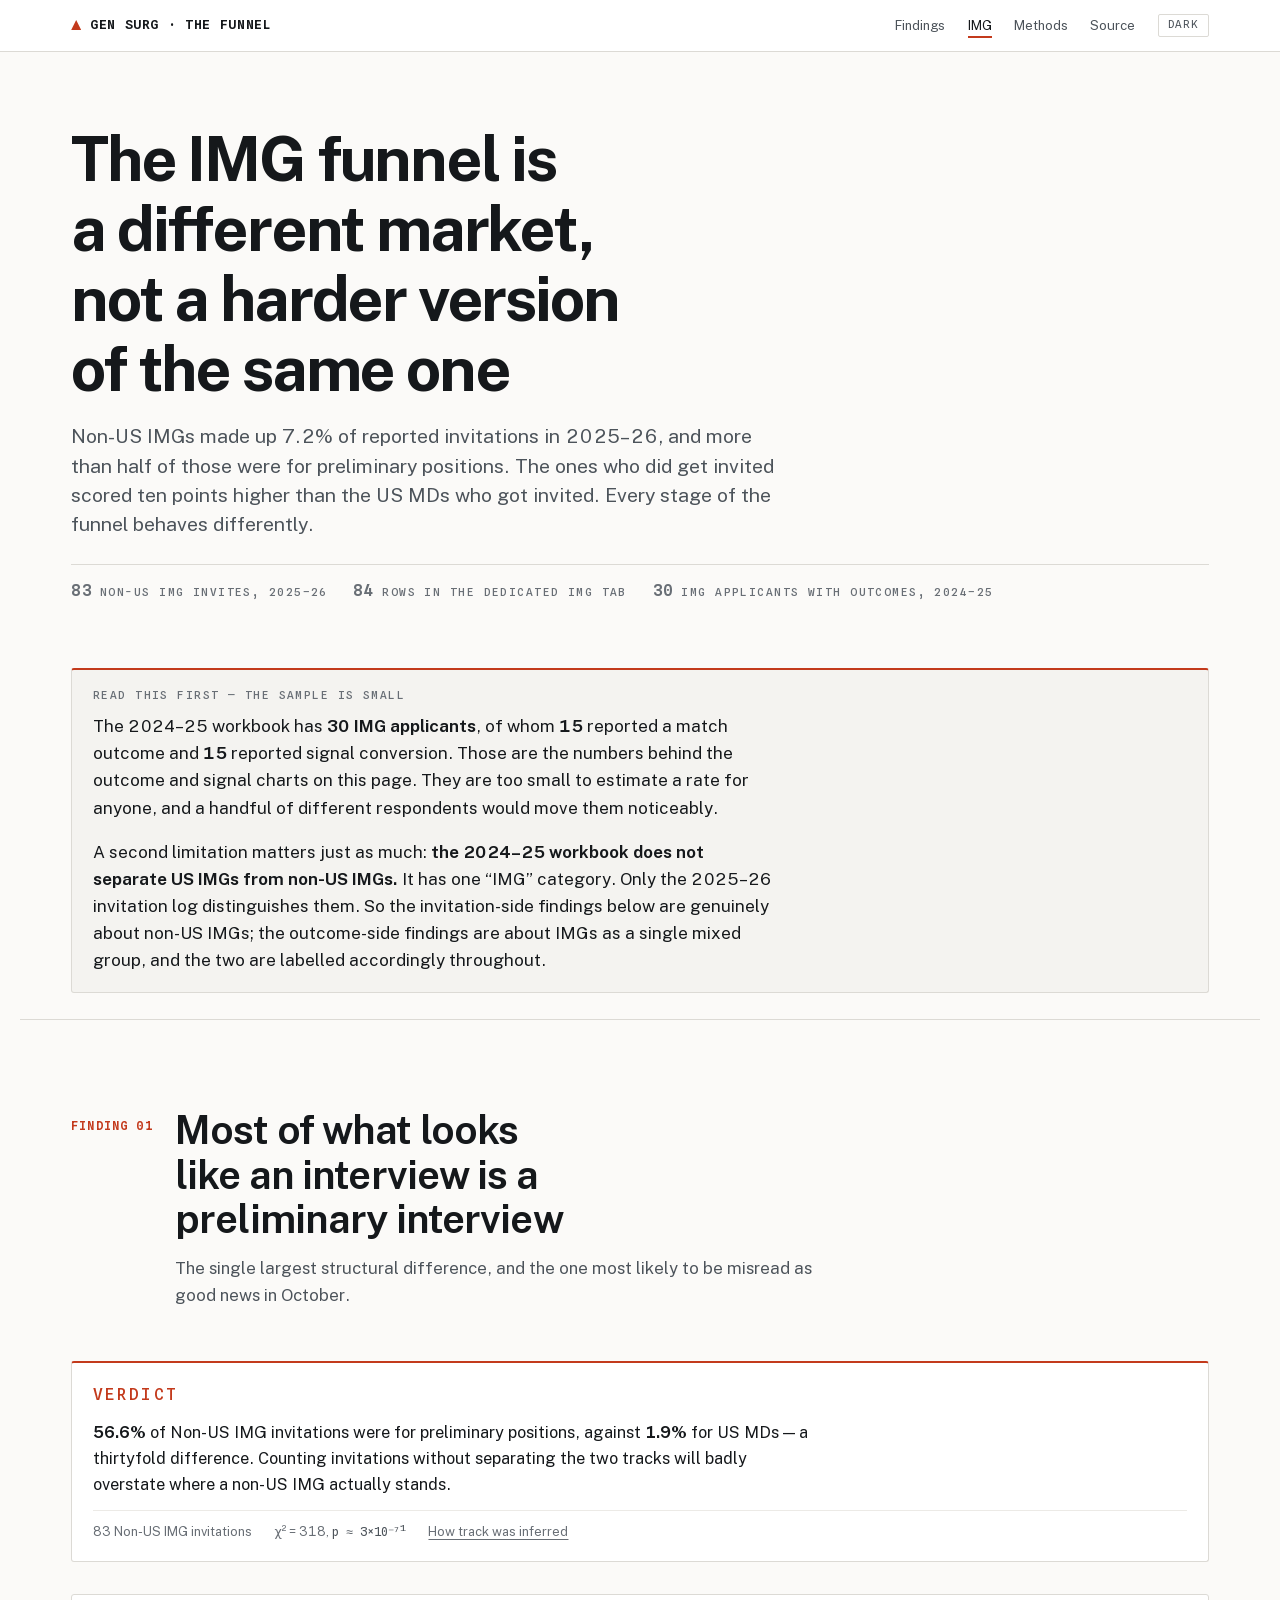
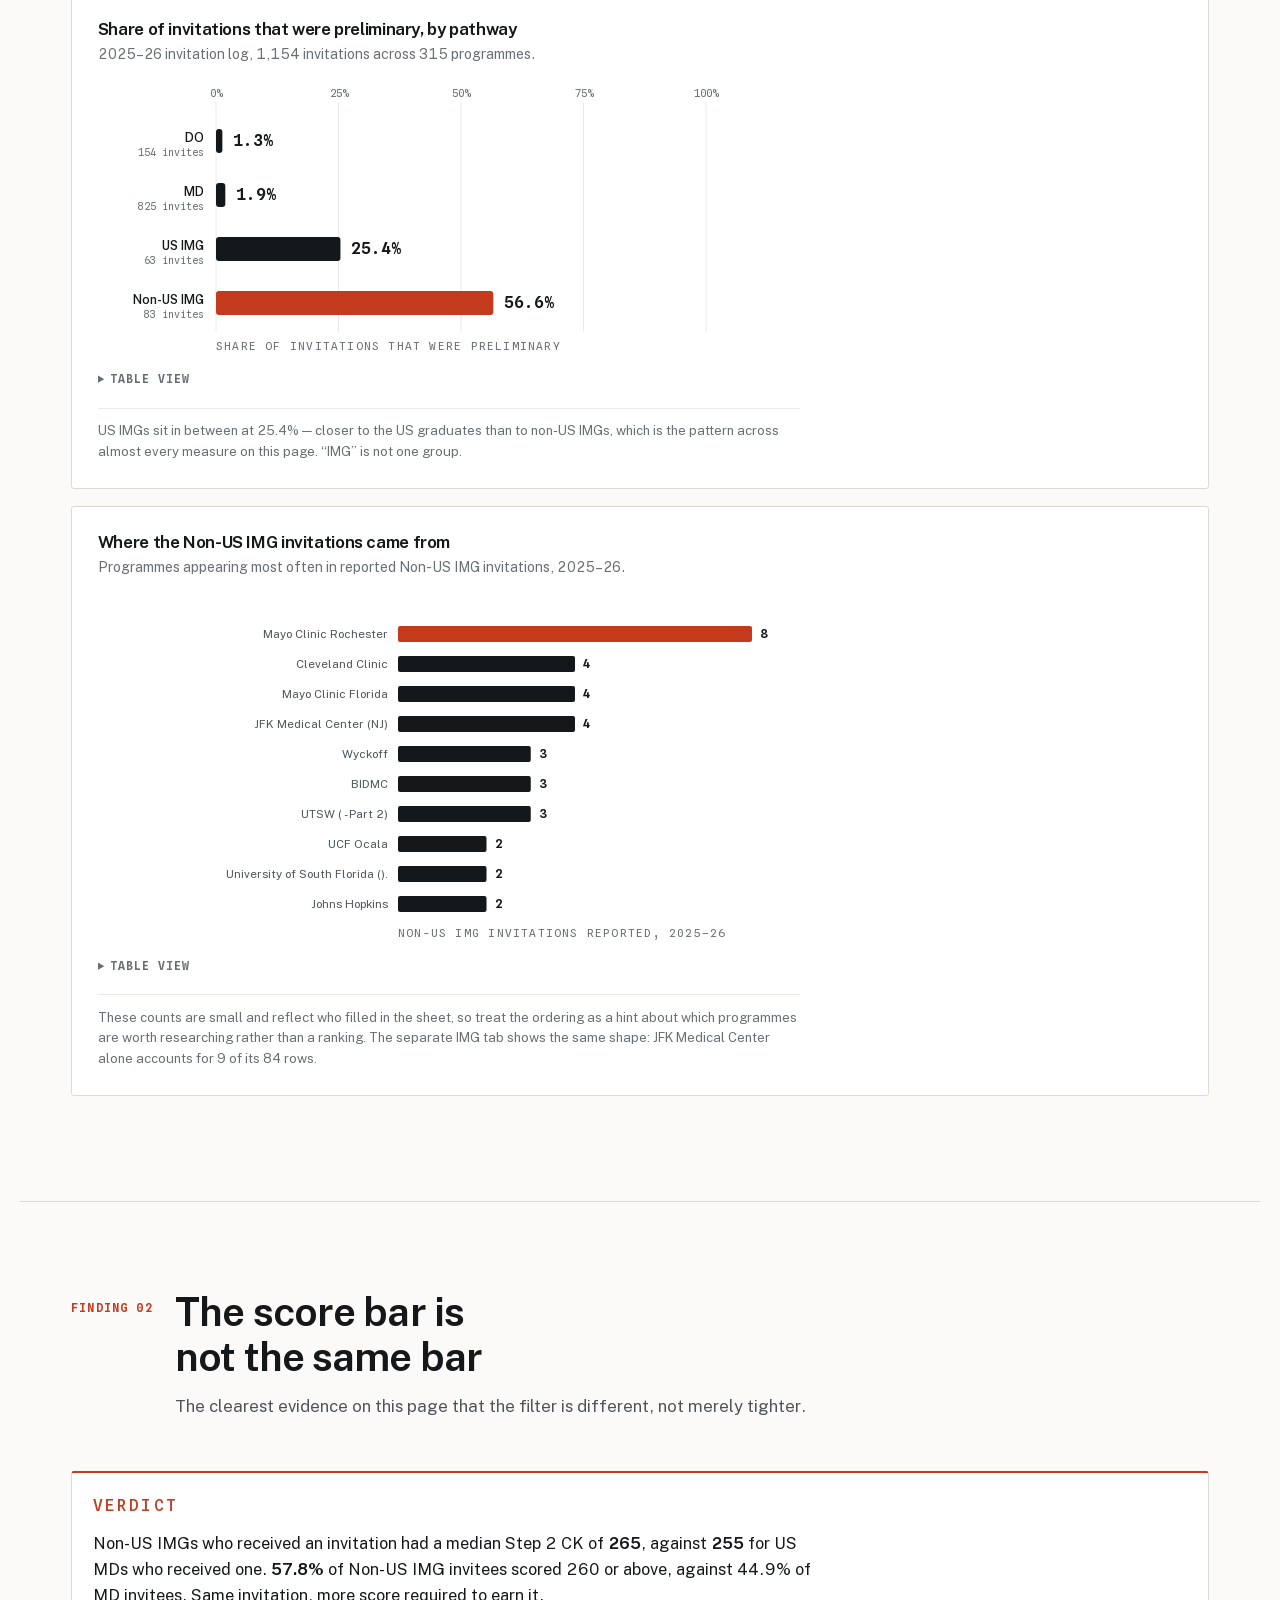
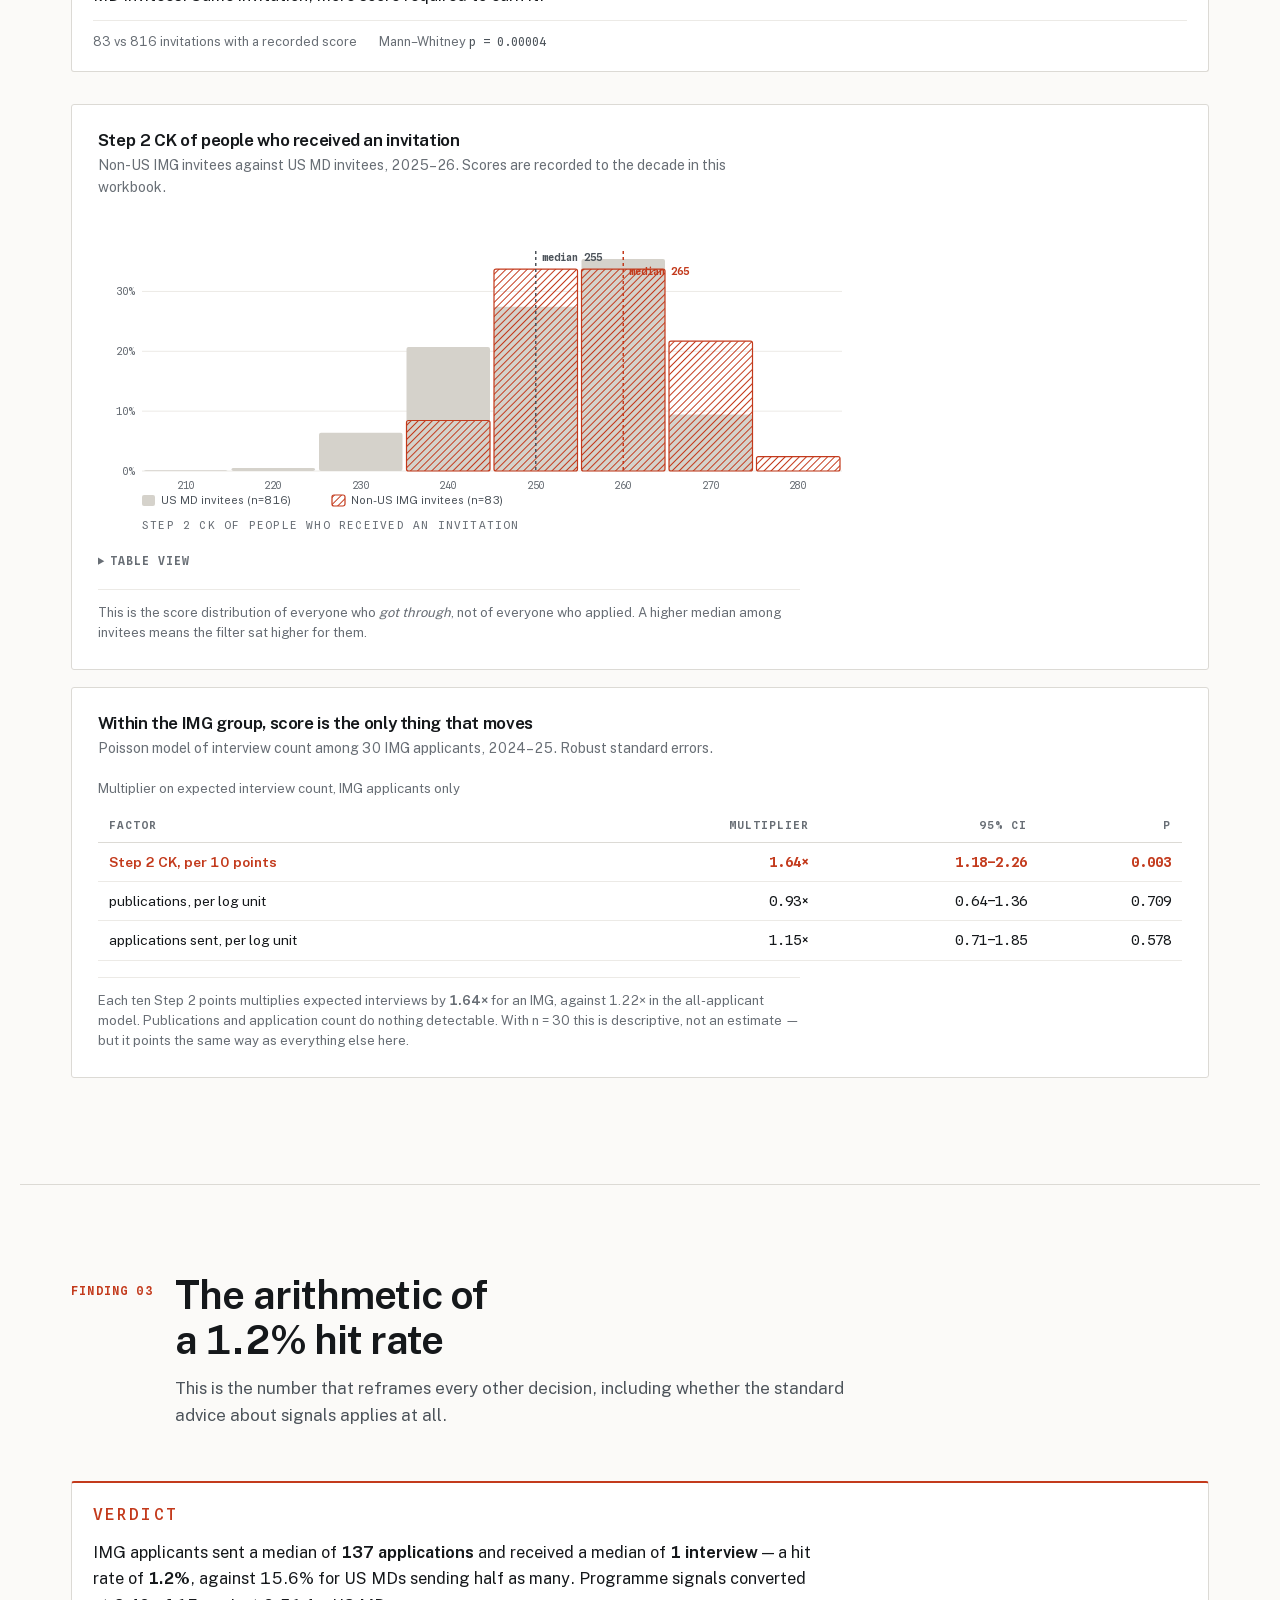
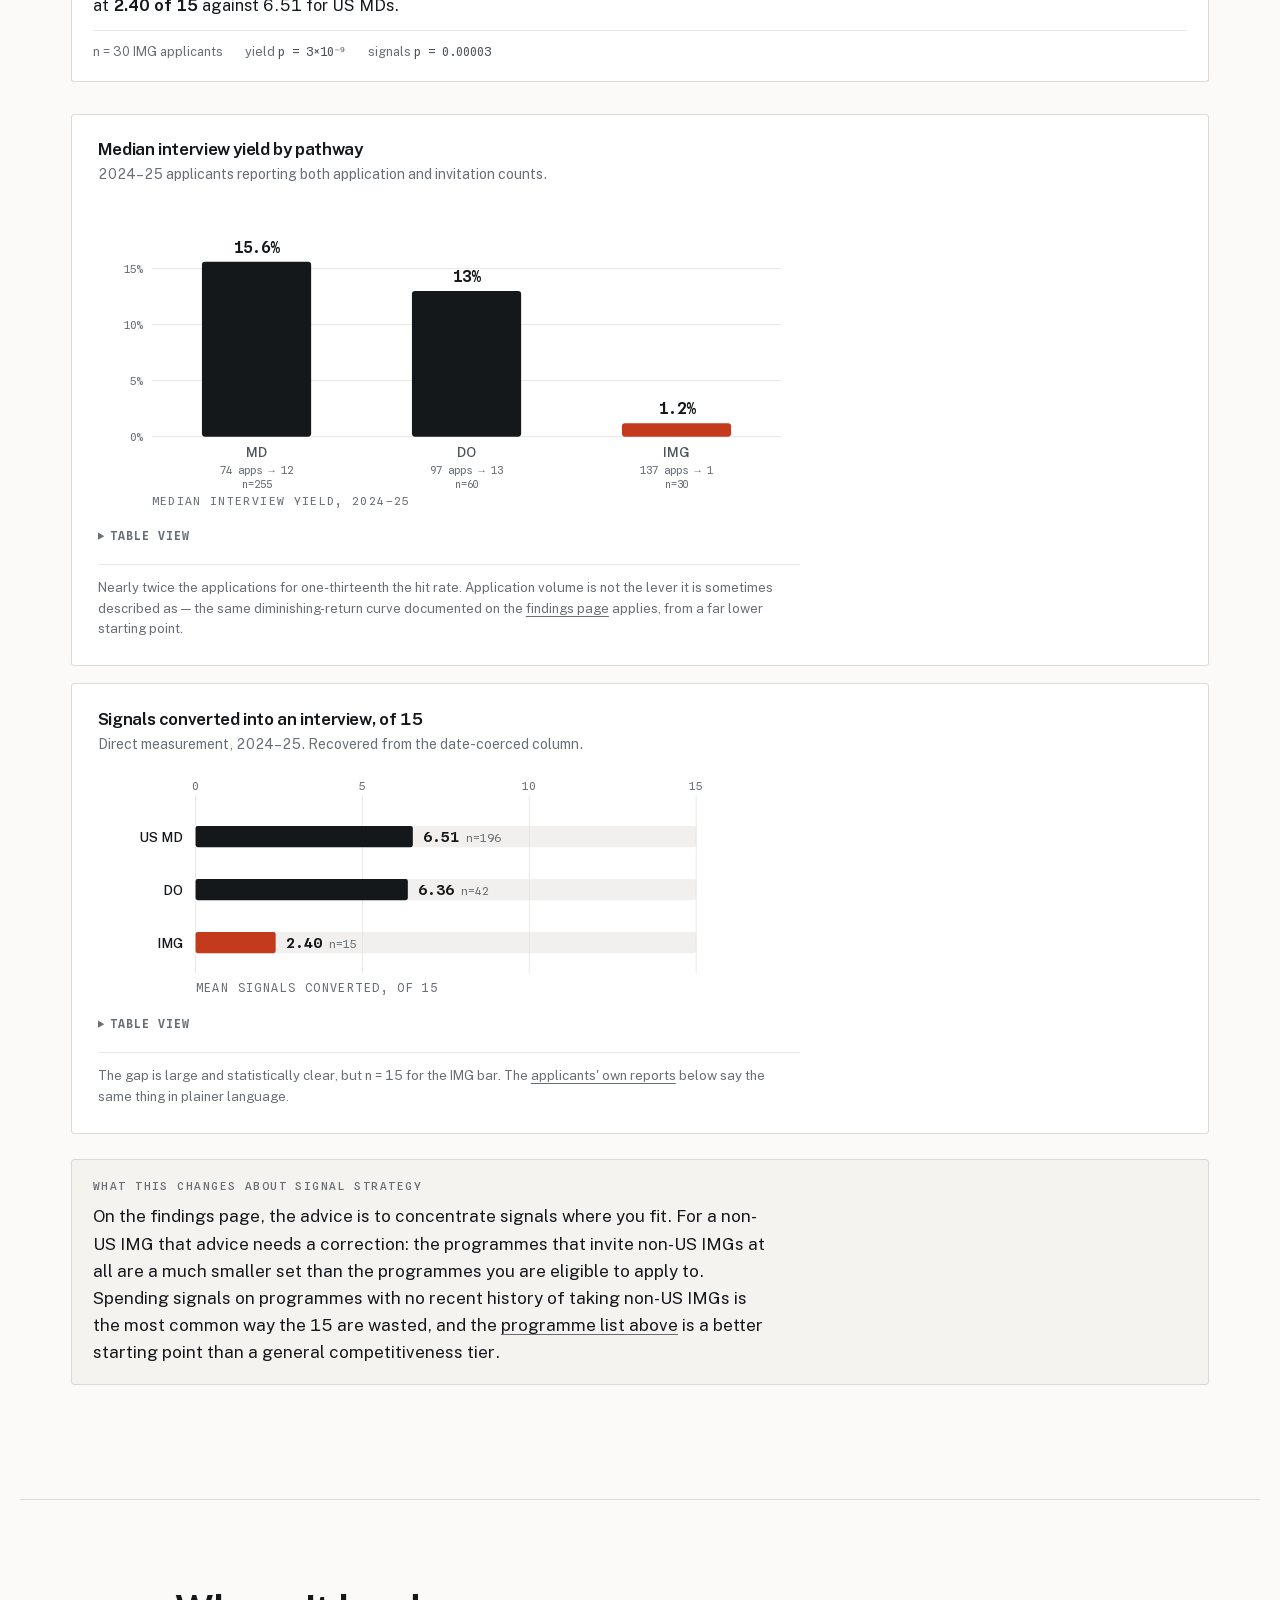
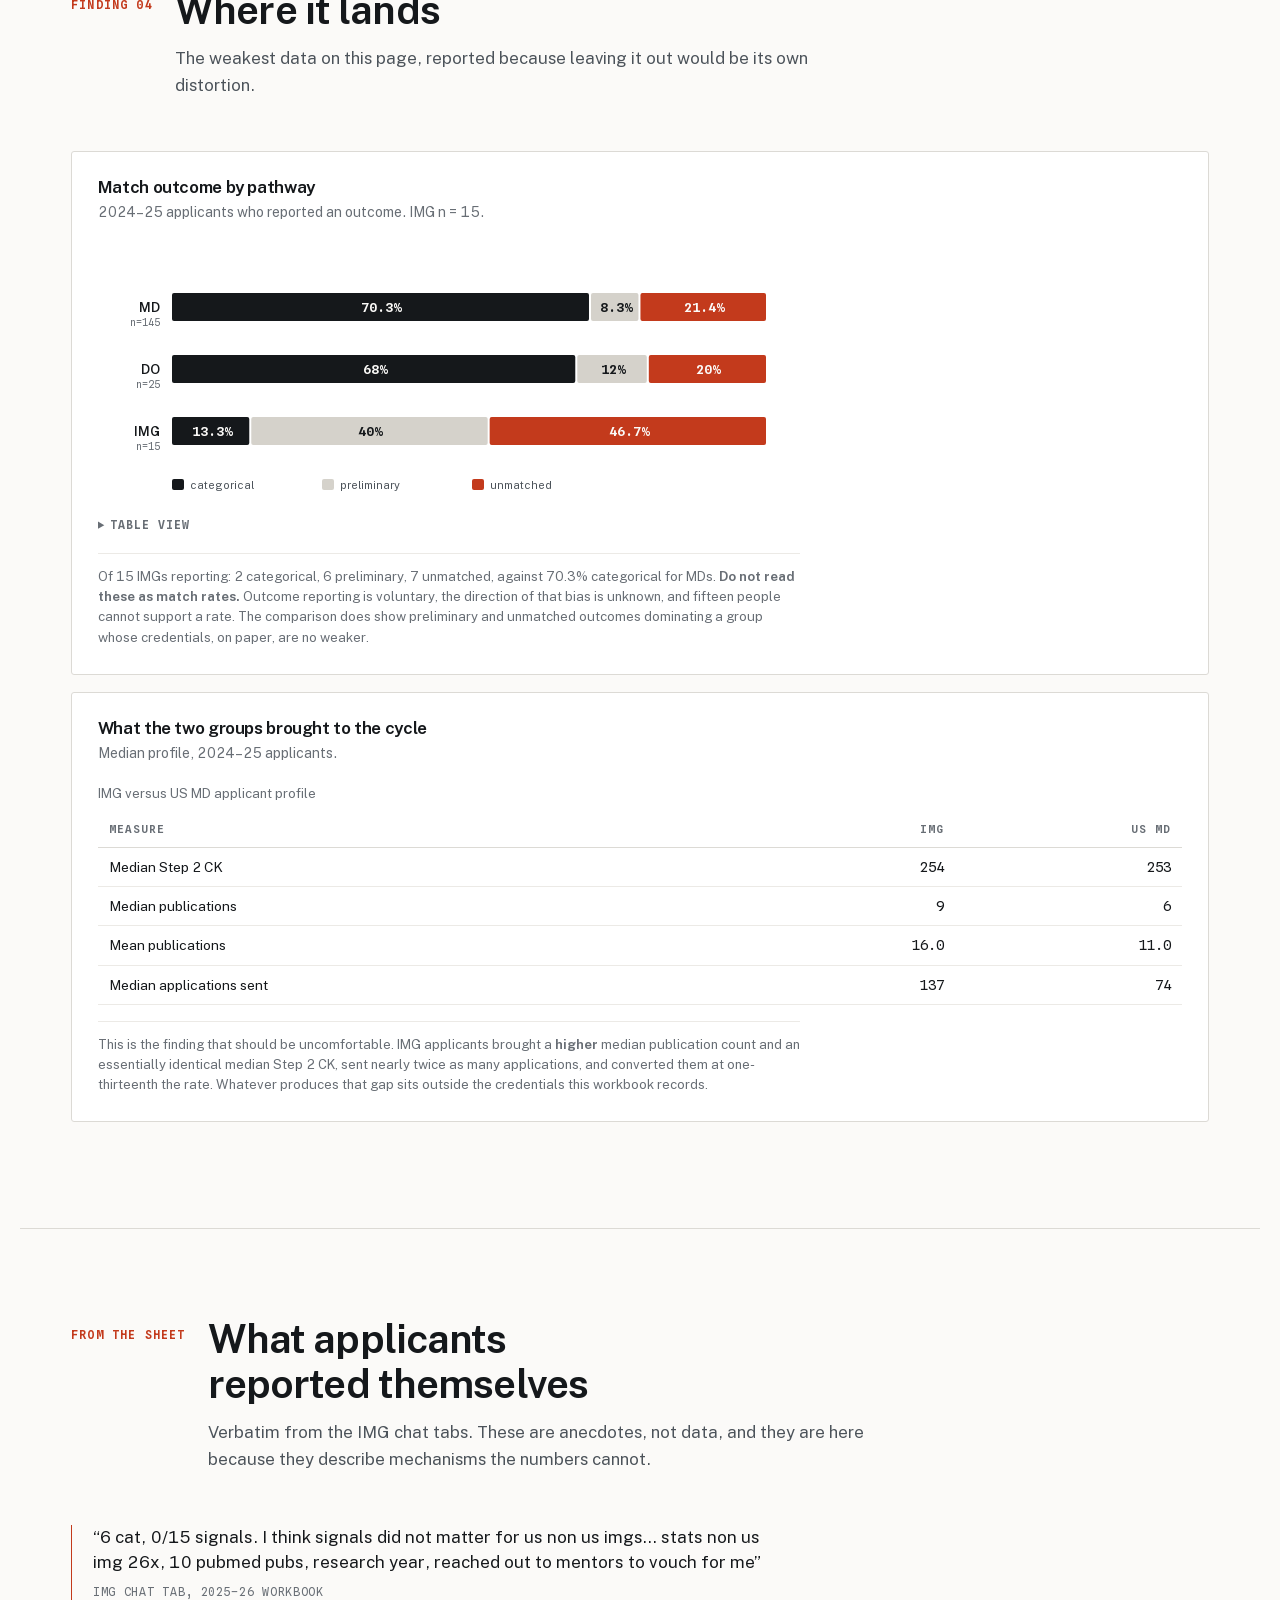
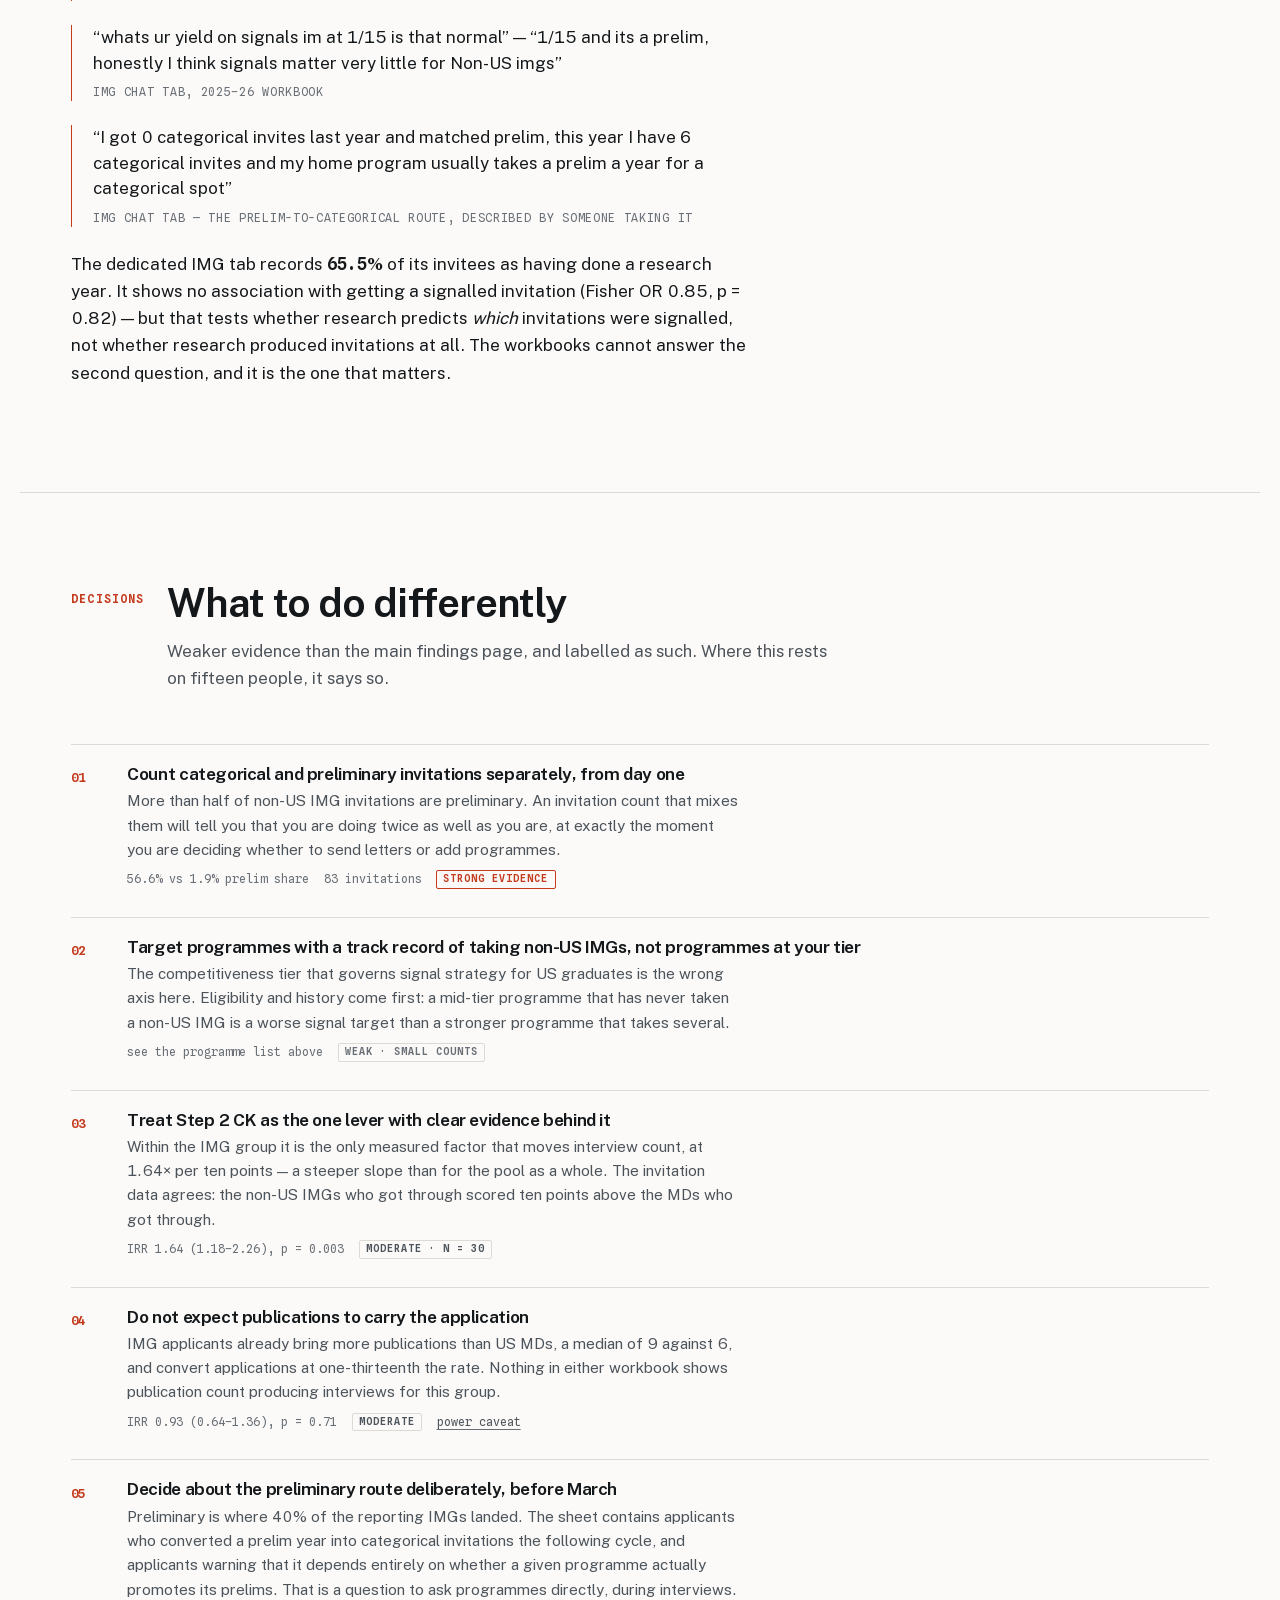
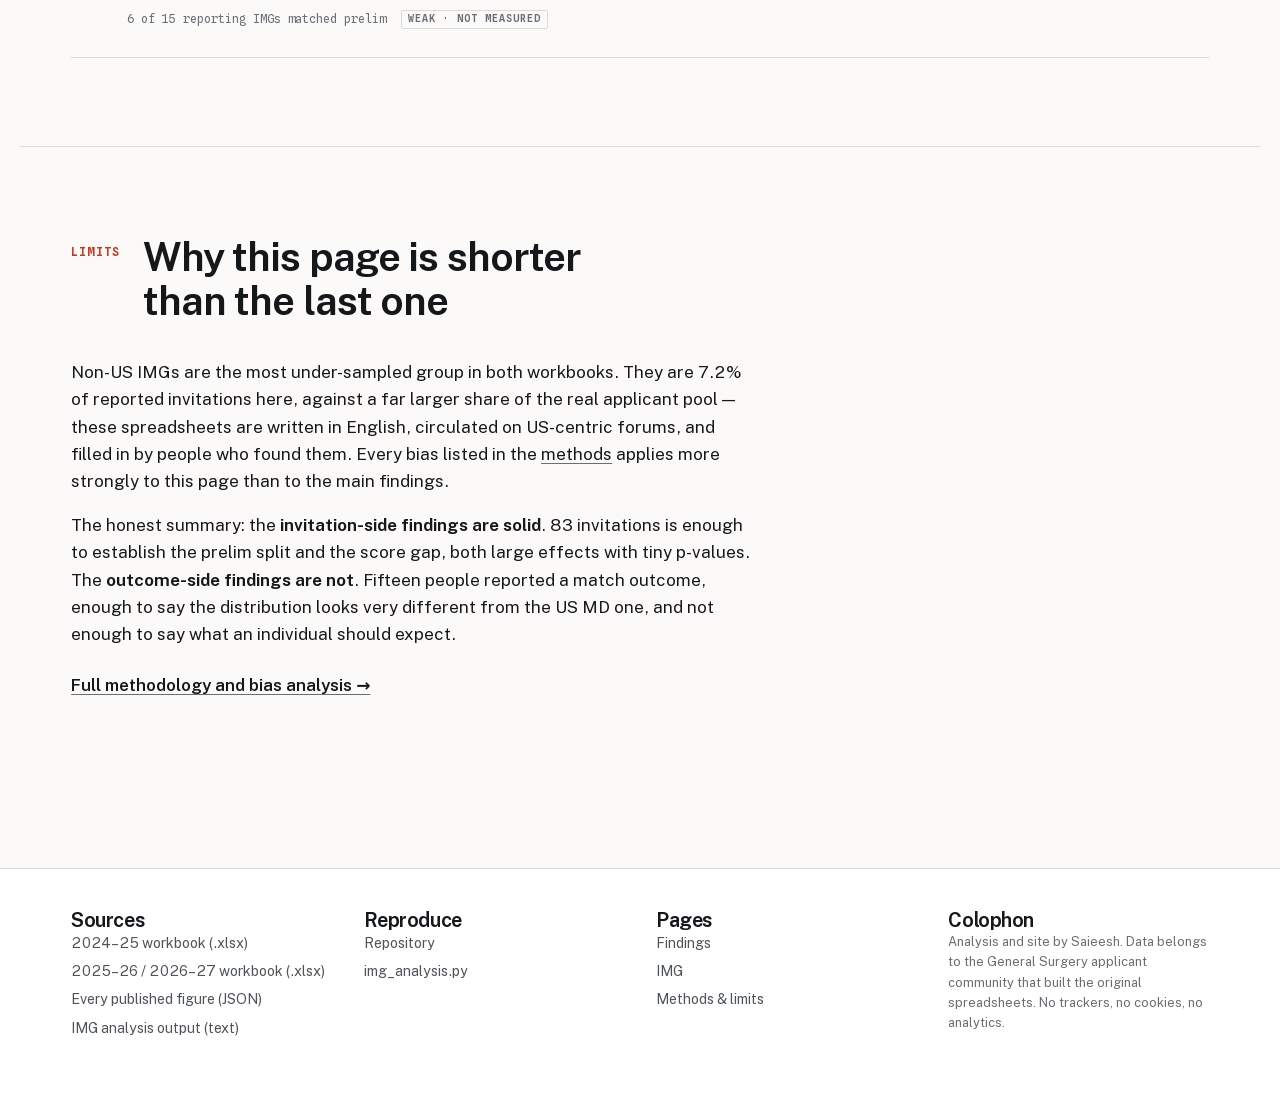
<file: img.html>
<!doctype html>
<html lang="en">
<head>
<meta charset="utf-8">
<meta name="viewport" content="width=device-width, initial-scale=1">
<title>The IMG funnel — a different market entirely</title>
<meta name="description" content="Non-US IMG applicants in the General Surgery match: 56.6% of their invitations are preliminary, their interview yield is 1.2%, and the ones who get invited score ten points higher than the US MDs who do.">
<link rel="canonical" href="https://surgery.saieesh.dev/img.html">
<meta property="og:type" content="website">
<meta property="og:site_name" content="Gen Surg · The Funnel">
<meta property="og:url" content="https://surgery.saieesh.dev/img.html">
<meta property="og:title" content="The IMG funnel — a different market entirely">
<meta property="og:description" content="Non-US IMGs in the General Surgery match: 56.6% of their invitations are preliminary against 1.9% for US MDs, and the ones who get invited score ten points higher.">
<meta property="og:image" content="https://surgery.saieesh.dev/og/og-img.png">
<meta property="og:image:width" content="1200">
<meta property="og:image:height" content="630">
<meta property="og:image:alt" content="Three comparisons: preliminary share 56.6% vs 1.9%, median Step 2 CK 265 vs 255, median interview yield 1.2% vs 15.6%, non-US IMG against US MD.">
<meta name="twitter:card" content="summary_large_image">
<meta name="twitter:title" content="The IMG funnel — a different market entirely">
<meta name="twitter:description" content="Non-US IMGs in the General Surgery match: 56.6% of their invitations are preliminary against 1.9% for US MDs, and the ones who get invited score ten points higher.">
<meta name="twitter:image" content="https://surgery.saieesh.dev/og/og-img.png">
<meta name="twitter:image:alt" content="Three comparisons: preliminary share 56.6% vs 1.9%, median Step 2 CK 265 vs 255, median interview yield 1.2% vs 15.6%, non-US IMG against US MD.">
<meta name="theme-color" content="#FBFAF8" media="(prefers-color-scheme: light)">
<meta name="theme-color" content="#0D0F11" media="(prefers-color-scheme: dark)">
<script>document.documentElement.classList.add("js");</script>
<link rel="stylesheet" href="assets/style.css">
<link rel="icon" href="data:image/svg+xml,%3Csvg xmlns='http://www.w3.org/2000/svg' viewBox='0 0 16 16'%3E%3Cpath d='M8 2 L14 14 L2 14 Z' fill='%23C33A1C'/%3E%3C/svg%3E">
</head>
<body>
<a class="skip" href="#main">Skip to content</a>
<noscript>
  <p style="max-width:68ch;margin:1rem auto;padding:.9rem 1.1rem;border:1px solid var(--rule);border-radius:3px;background:var(--panel-sunk)">
    The charts on this page are drawn with JavaScript. With it disabled the prose, tables and
    figures' captions still carry every finding, and <a href="assets/site.json">assets/site.json</a>
    holds every published number.
  </p>
</noscript>

<header class="masthead">
  <div class="wrap masthead-in">
    <a class="wordmark" href="./">GEN SURG · THE FUNNEL</a>
    <nav aria-label="Primary">
      <a href="./">Findings</a>
      <a href="img.html" aria-current="page">IMG</a>
      <a href="methods.html">Methods</a>
      <a href="https://github.com/saieeshb/gensurg-funnel">Source</a>
      <button class="theme-btn" id="theme" type="button">Dark</button>
    </nav>
  </div>
</header>

<main id="main">

<section class="wrap titleblock">
  <h1>The IMG funnel is a different market, not a harder version of the same one</h1>
  <p class="thesis">
    Non-US IMGs made up 7.2% of reported invitations in 2025–26, and more than half of those
    were for preliminary positions. The ones who did get invited scored ten points higher than the
    US MDs who got invited. Every stage of the funnel behaves differently.
  </p>
  <div class="provenance grad-label">
    <span><b class="num">83</b> Non-US IMG invites, 2025–26</span>
    <span><b class="num">84</b> rows in the dedicated IMG tab</span>
    <span><b class="num">30</b> IMG applicants with outcomes, 2024–25</span>
  </div>
</section>

<section class="wrap">
  <div class="caution" style="border-top:2px solid var(--index)">
    <p class="grad-label">Read this first — the sample is small</p>
    <p>
      The 2024–25 workbook has <strong>30 IMG applicants</strong>, of whom <strong>15</strong>
      reported a match outcome and <strong>15</strong> reported signal conversion. Those are the
      numbers behind the outcome and signal charts on this page. They are too small to estimate a
      rate for anyone, and a handful of different respondents would move them noticeably.
    </p>
    <p>
      A second limitation matters just as much: <strong>the 2024–25 workbook does not separate US
      IMGs from non-US IMGs.</strong> It has one “IMG” category. Only the 2025–26 invitation log
      distinguishes them. So the invitation-side findings below are genuinely about non-US IMGs;
      the outcome-side findings are about IMGs as a single mixed group, and the two are labelled
      accordingly throughout.
    </p>
  </div>
</section>

<!-- ============ THE TRACK SPLIT ============ -->
<section class="wrap stage" id="track">
  <div class="stage-head">
    <p class="stage-mark">FINDING 01</p>
    <h2>Most of what looks like an interview is a preliminary interview</h2>
    <p class="lede">
      The single largest structural difference, and the one most likely to be misread as good news
      in October.
    </p>
  </div>

  <div class="verdict">
    <p class="grad-label">Verdict</p>
    <p>
      <strong>56.6%</strong> of Non-US IMG invitations were for preliminary positions, against
      <strong>1.9%</strong> for US MDs — a thirtyfold difference. Counting invitations without
      separating the two tracks will badly overstate where a non-US IMG actually stands.
    </p>
    <div class="verdict-meta">
      <span>83 Non-US IMG invitations</span>
      <span>χ² = 318, <code>p ≈ 3×10⁻⁷¹</code></span>
      <span><a href="methods.html#parsing">How track was inferred</a></span>
    </div>
  </div>

  <figure class="figure">
    <h3>Share of invitations that were preliminary, by pathway</h3>
    <p class="sub">2025–26 invitation log, 1,154 invitations across 315 programmes.</p>
    <div class="chart chart--wide" id="fig-img-track"></div>
    <figcaption>
      US IMGs sit in between at 25.4% — closer to the US graduates than to non-US IMGs, which is
      the pattern across almost every measure on this page. “IMG” is not one group.
    </figcaption>
  </figure>

  <figure class="figure">
    <h3>Where the Non-US IMG invitations came from</h3>
    <p class="sub">Programmes appearing most often in reported Non-US IMG invitations, 2025–26.</p>
    <div class="chart chart--wide" id="fig-img-programs"></div>
    <figcaption>
      These counts are small and reflect who filled in the sheet, so treat the ordering as a hint
      about which programmes are worth researching rather than a ranking. The separate IMG tab
      shows the same shape: JFK Medical Center alone accounts for 9 of its 84 rows.
    </figcaption>
  </figure>
</section>

<!-- ============ THE SCORE PARADOX ============ -->
<section class="wrap stage" id="score">
  <div class="stage-head">
    <p class="stage-mark">FINDING 02</p>
    <h2>The score bar is not the same bar</h2>
    <p class="lede">
      The clearest evidence on this page that the filter is different, not merely tighter.
    </p>
  </div>

  <div class="verdict">
    <p class="grad-label">Verdict</p>
    <p>
      Non-US IMGs who received an invitation had a median Step 2 CK of <strong>265</strong>, against
      <strong>255</strong> for US MDs who received one. <strong>57.8%</strong> of Non-US IMG
      invitees scored 260 or above, against 44.9% of MD invitees. Same invitation, more score
      required to earn it.
    </p>
    <div class="verdict-meta">
      <span>83 vs 816 invitations with a recorded score</span>
      <span>Mann–Whitney <code>p = 0.00004</code></span>
    </div>
  </div>

  <figure class="figure">
    <h3>Step 2 CK of people who received an invitation</h3>
    <p class="sub">Non-US IMG invitees against US MD invitees, 2025–26. Scores are recorded to the decade in this workbook.</p>
    <div class="chart chart--wide" id="fig-img-score"></div>
    <figcaption>
      This is the score distribution of everyone who <em>got through</em>, not of everyone who
      applied. A higher median among invitees means the filter sat higher for them.
    </figcaption>
  </figure>

  <figure class="figure">
    <h3>Within the IMG group, score is the only thing that moves</h3>
    <p class="sub">Poisson model of interview count among 30 IMG applicants, 2024–25. Robust standard errors.</p>
    <div class="table-wrap">
      <table>
        <caption>Multiplier on expected interview count, IMG applicants only</caption>
        <thead><tr><th>Factor</th><th>Multiplier</th><th>95% CI</th><th>p</th></tr></thead>
        <tbody id="img-poisson-rows"></tbody>
      </table>
    </div>
    <figcaption>
      Each ten Step 2 points multiplies expected interviews by <strong>1.64×</strong> for an IMG,
      against 1.22× in the all-applicant model. Publications and application count do nothing
      detectable. With n = 30 this is descriptive, not an estimate — but it points the same way as
      everything else here.
    </figcaption>
  </figure>
</section>

<!-- ============ YIELD AND SIGNALS ============ -->
<section class="wrap stage" id="yield">
  <div class="stage-head">
    <p class="stage-mark">FINDING 03</p>
    <h2>The arithmetic of a 1.2% hit rate</h2>
    <p class="lede">
      This is the number that reframes every other decision, including whether the standard advice
      about signals applies at all.
    </p>
  </div>

  <div class="verdict">
    <p class="grad-label">Verdict</p>
    <p>
      IMG applicants sent a median of <strong>137 applications</strong> and received a median of
      <strong>1 interview</strong> — a hit rate of <strong>1.2%</strong>, against 15.6% for US MDs
      sending half as many. Programme signals converted at <strong>2.40 of 15</strong> against 6.51
      for US MDs.
    </p>
    <div class="verdict-meta">
      <span>n = 30 IMG applicants</span>
      <span>yield <code>p = 3×10⁻⁹</code></span>
      <span>signals <code>p = 0.00003</code></span>
    </div>
  </div>

  <div>
    <figure class="figure">
      <h3>Median interview yield by pathway</h3>
      <p class="sub">2024–25 applicants reporting both application and invitation counts.</p>
      <div class="chart chart--wide" id="fig-img-yield"></div>
      <figcaption>
        Nearly twice the applications for one-thirteenth the hit rate. Application volume is not
        the lever it is sometimes described as — the same diminishing-return curve documented on
        the <a href="./#applications">findings page</a> applies, from a far lower starting point.
      </figcaption>
    </figure>

    <figure class="figure">
      <h3>Signals converted into an interview, of 15</h3>
      <p class="sub">Direct measurement, 2024–25. Recovered from the date-coerced column.</p>
      <div class="chart chart--wide" id="fig-img-signal"></div>
      <figcaption>
        The gap is large and statistically clear, but n = 15 for the IMG bar. The
        <a href="#voices">applicants' own reports</a> below say the same thing in plainer language.
      </figcaption>
    </figure>
  </div>

  <div class="caution">
    <p class="grad-label">What this changes about signal strategy</p>
    <p>
      On the findings page, the advice is to concentrate signals where you fit. For a non-US IMG
      that advice needs a correction: the programmes that invite non-US IMGs at all are a much
      smaller set than the programmes you are eligible to apply to. Spending signals on programmes
      with no recent history of taking non-US IMGs is the most common way the 15 are wasted, and
      the <a href="#track">programme list above</a> is a better starting point than a general
      competitiveness tier.
    </p>
  </div>
</section>

<!-- ============ OUTCOMES ============ -->
<section class="wrap stage" id="outcome">
  <div class="stage-head">
    <p class="stage-mark">FINDING 04</p>
    <h2>Where it lands</h2>
    <p class="lede">
      The weakest data on this page, reported because leaving it out would be its own distortion.
    </p>
  </div>

  <figure class="figure">
    <h3>Match outcome by pathway</h3>
    <p class="sub">2024–25 applicants who reported an outcome. IMG n = 15.</p>
    <div class="chart chart--wide" id="fig-img-outcome"></div>
    <figcaption>
      Of 15 IMGs reporting: 2 categorical, 6 preliminary, 7 unmatched, against 70.3% categorical
      for MDs. <strong>Do not read these as match rates.</strong> Outcome reporting is voluntary,
      the direction of that bias is unknown, and fifteen people cannot support a rate. The
      comparison does show preliminary and unmatched outcomes dominating a group whose
      credentials, on paper, are no weaker.
    </figcaption>
  </figure>

  <figure class="figure">
    <h3>What the two groups brought to the cycle</h3>
    <p class="sub">Median profile, 2024–25 applicants.</p>
    <div class="table-wrap">
      <table>
        <caption>IMG versus US MD applicant profile</caption>
        <thead><tr><th>Measure</th><th>IMG</th><th>US MD</th></tr></thead>
        <tbody id="img-profile-rows"></tbody>
      </table>
    </div>
    <figcaption>
      This is the finding that should be uncomfortable. IMG applicants brought a
      <strong>higher</strong> median publication count and an essentially identical median Step 2
      CK, sent nearly twice as many applications, and converted them at one-thirteenth the rate.
      Whatever produces that gap sits outside the credentials this workbook records.
    </figcaption>
  </figure>
</section>

<!-- ============ VOICES ============ -->
<section class="wrap stage" id="voices">
  <div class="stage-head">
    <p class="stage-mark">FROM THE SHEET</p>
    <h2>What applicants reported themselves</h2>
    <p class="lede">
      Verbatim from the IMG chat tabs. These are anecdotes, not data, and they are here because
      they describe mechanisms the numbers cannot.
    </p>
  </div>

  <blockquote class="pd">
    <p>“6 cat, 0/15 signals. I think signals did not matter for us non us imgs… stats non us img
      26x, 10 pubmed pubs, research year, reached out to mentors to vouch for me”</p>
    <cite>IMG Chat tab, 2025–26 workbook</cite>
  </blockquote>

  <blockquote class="pd">
    <p>“whats ur yield on signals im at 1/15 is that normal” — “1/15 and its a prelim, honestly I
      think signals matter very little for Non-US imgs”</p>
    <cite>IMG Chat tab, 2025–26 workbook</cite>
  </blockquote>

  <blockquote class="pd">
    <p>“I got 0 categorical invites last year and matched prelim, this year I have 6 categorical
      invites and my home program usually takes a prelim a year for a categorical spot”</p>
    <cite>IMG Chat tab — the prelim-to-categorical route, described by someone taking it</cite>
  </blockquote>

  <p>
    The dedicated IMG tab records <strong><span class="num" data-val="img.img_tab.pct_research"></span>%</strong>
    of its invitees as having done a research year. It shows no association with getting a
    signalled invitation (Fisher OR 0.85, p = 0.82) — but that tests whether research predicts
    <em>which</em> invitations were signalled, not whether research produced invitations at all.
    The workbooks cannot answer the second question, and it is the one that matters.
  </p>
</section>

<!-- ============ WHAT TO DO ============ -->
<section class="wrap stage" id="do">
  <div class="stage-head">
    <p class="stage-mark">DECISIONS</p>
    <h2>What to do differently</h2>
    <p class="lede">
      Weaker evidence than the main findings page, and labelled as such. Where this rests on
      fifteen people, it says so.
    </p>
  </div>

  <div class="actions">
    <div class="action">
      <div>
        <h3>Count categorical and preliminary invitations separately, from day one</h3>
        <p>
          More than half of non-US IMG invitations are preliminary. An invitation count that mixes
          them will tell you that you are doing twice as well as you are, at exactly the moment you
          are deciding whether to send letters or add programmes.
        </p>
        <p class="evidence"><span>56.6% vs 1.9% prelim share</span><span>83 invitations</span><span class="strength" data-s="strong">strong evidence</span></p>
      </div>
    </div>
    <div class="action">
      <div>
        <h3>Target programmes with a track record of taking non-US IMGs, not programmes at your tier</h3>
        <p>
          The competitiveness tier that governs signal strategy for US graduates is the wrong axis
          here. Eligibility and history come first: a mid-tier programme that has never taken a
          non-US IMG is a worse signal target than a stronger programme that takes several.
        </p>
        <p class="evidence"><span>see the programme list above</span><span class="strength" data-s="weak">weak · small counts</span></p>
      </div>
    </div>
    <div class="action">
      <div>
        <h3>Treat Step 2 CK as the one lever with clear evidence behind it</h3>
        <p>
          Within the IMG group it is the only measured factor that moves interview count, at 1.64×
          per ten points — a steeper slope than for the pool as a whole. The invitation data agrees:
          the non-US IMGs who got through scored ten points above the MDs who got through.
        </p>
        <p class="evidence"><span>IRR 1.64 (1.18–2.26), p = 0.003</span><span class="strength" data-s="moderate">moderate · n = 30</span></p>
      </div>
    </div>
    <div class="action">
      <div>
        <h3>Do not expect publications to carry the application</h3>
        <p>
          IMG applicants already bring more publications than US MDs, a median of 9 against 6,
          and convert applications at one-thirteenth the rate. Nothing in either workbook shows
          publication count producing interviews for this group.
        </p>
        <p class="evidence"><span>IRR 0.93 (0.64–1.36), p = 0.71</span><span class="strength" data-s="moderate">moderate</span><span><a href="methods.html#power">power caveat</a></span></p>
      </div>
    </div>
    <div class="action">
      <div>
        <h3>Decide about the preliminary route deliberately, before March</h3>
        <p>
          Preliminary is where 40% of the reporting IMGs landed. The sheet contains applicants who
          converted a prelim year into categorical invitations the following cycle, and applicants
          warning that it depends entirely on whether a given programme actually promotes its
          prelims. That is a question to ask programmes directly, during interviews.
        </p>
        <p class="evidence"><span>6 of 15 reporting IMGs matched prelim</span><span class="strength" data-s="weak">weak · not measured</span></p>
      </div>
    </div>
  </div>
</section>

<section class="wrap stage" id="limits">
  <div class="stage-head">
    <p class="stage-mark">LIMITS</p>
    <h2>Why this page is shorter than the last one</h2>
  </div>
  <p>
    Non-US IMGs are the most under-sampled group in both workbooks. They are 7.2% of reported
    invitations here, against a far larger share of the real applicant pool — these spreadsheets
    are written in English, circulated on US-centric forums, and filled in by people who found
    them. Every bias listed in the <a href="methods.html#bias">methods</a> applies more strongly to
    this page than to the main findings.
  </p>
  <p>
    The honest summary: the <strong>invitation-side findings are solid</strong>. 83 invitations
    is enough to establish the prelim split and the score gap, both large effects with tiny
    p-values. The <strong>outcome-side findings are not</strong>. Fifteen people reported a match
    outcome, enough to say the distribution looks very different from the US MD one, and not
    enough to say what an individual should expect.
  </p>
  <p style="margin-top:1.5rem">
    <a href="methods.html" style="font-weight:600">Full methodology and bias analysis →</a>
  </p>
</section>

</main>

<footer class="foot">
  <div class="wrap foot-in">
    <div>
      <h3>Sources</h3>
      <ul>
        <li><a href="data/2024-2025%20Residency%20Application%20Spreadsheet.xlsx">2024–25 workbook (.xlsx)</a></li>
        <li><a href="data/Official%202026-2027%20Gen%20Surgery%20Spreadsheet.xlsx">2025–26 / 2026–27 workbook (.xlsx)</a></li>
        <li><a href="assets/site.json">Every published figure (JSON)</a></li>
        <li><a href="analysis/analysis_img.txt">IMG analysis output (text)</a></li>
      </ul>
    </div>
    <div>
      <h3>Reproduce</h3>
      <ul>
        <li><a href="https://github.com/saieeshb/gensurg-funnel">Repository</a></li>
        <li><a href="https://github.com/saieeshb/gensurg-funnel/blob/main/analysis/img_analysis.py">img_analysis.py</a></li>
      </ul>
    </div>
    <div>
      <h3>Pages</h3>
      <ul>
        <li><a href="./">Findings</a></li>
        <li><a href="img.html">IMG</a></li>
        <li><a href="methods.html">Methods &amp; limits</a></li>
      </ul>
    </div>
    <div>
      <h3>Colophon</h3>
      <p class="colophon">
        Analysis and site by Saieesh. Data belongs to the General Surgery applicant community that
        built the original spreadsheets. No trackers, no cookies, no analytics.
      </p>
    </div>
  </div>
</footer>

<script src="assets/data.js"></script>
<script src="assets/charts.js"></script>
<script>
(() => {
  const D = window.SITE; if (!D || !D.img) return;
  const pr = document.getElementById('img-poisson-rows');
  if (pr && D.img.img_poisson) {
    pr.innerHTML = D.img.img_poisson.map(r =>
      `<tr${r.p < 0.05 ? ' class="is-index"' : ''}><td>${r.term}</td><td class="n">${r.irr.toFixed(2)}×</td><td class="n">${r.lo.toFixed(2)}–${r.hi.toFixed(2)}</td><td class="n">${r.p < 0.001 ? '<0.001' : r.p.toFixed(3)}</td></tr>`).join('');
  }
  const pf = document.getElementById('img-profile-rows');
  if (pf && D.img.profile) {
    const g = Object.fromEntries(D.img.profile.map(r => [r.group, r]));
    const rows = [
      ['Median Step 2 CK', 'median_step2', 0],
      ['Median publications', 'median_pubs', 0],
      ['Mean publications', 'mean_pubs', 1],
      ['Median applications sent', 'median_apps', 0]
    ];
    pf.innerHTML = rows.map(([lab, k, dp]) =>
      `<tr><td>${lab}</td><td class="n">${Number(g.IMG[k]).toFixed(dp)}</td><td class="n">${Number(g.MD[k]).toFixed(dp)}</td></tr>`).join('');
  }
})();
</script>
</body>
</html>
</file>
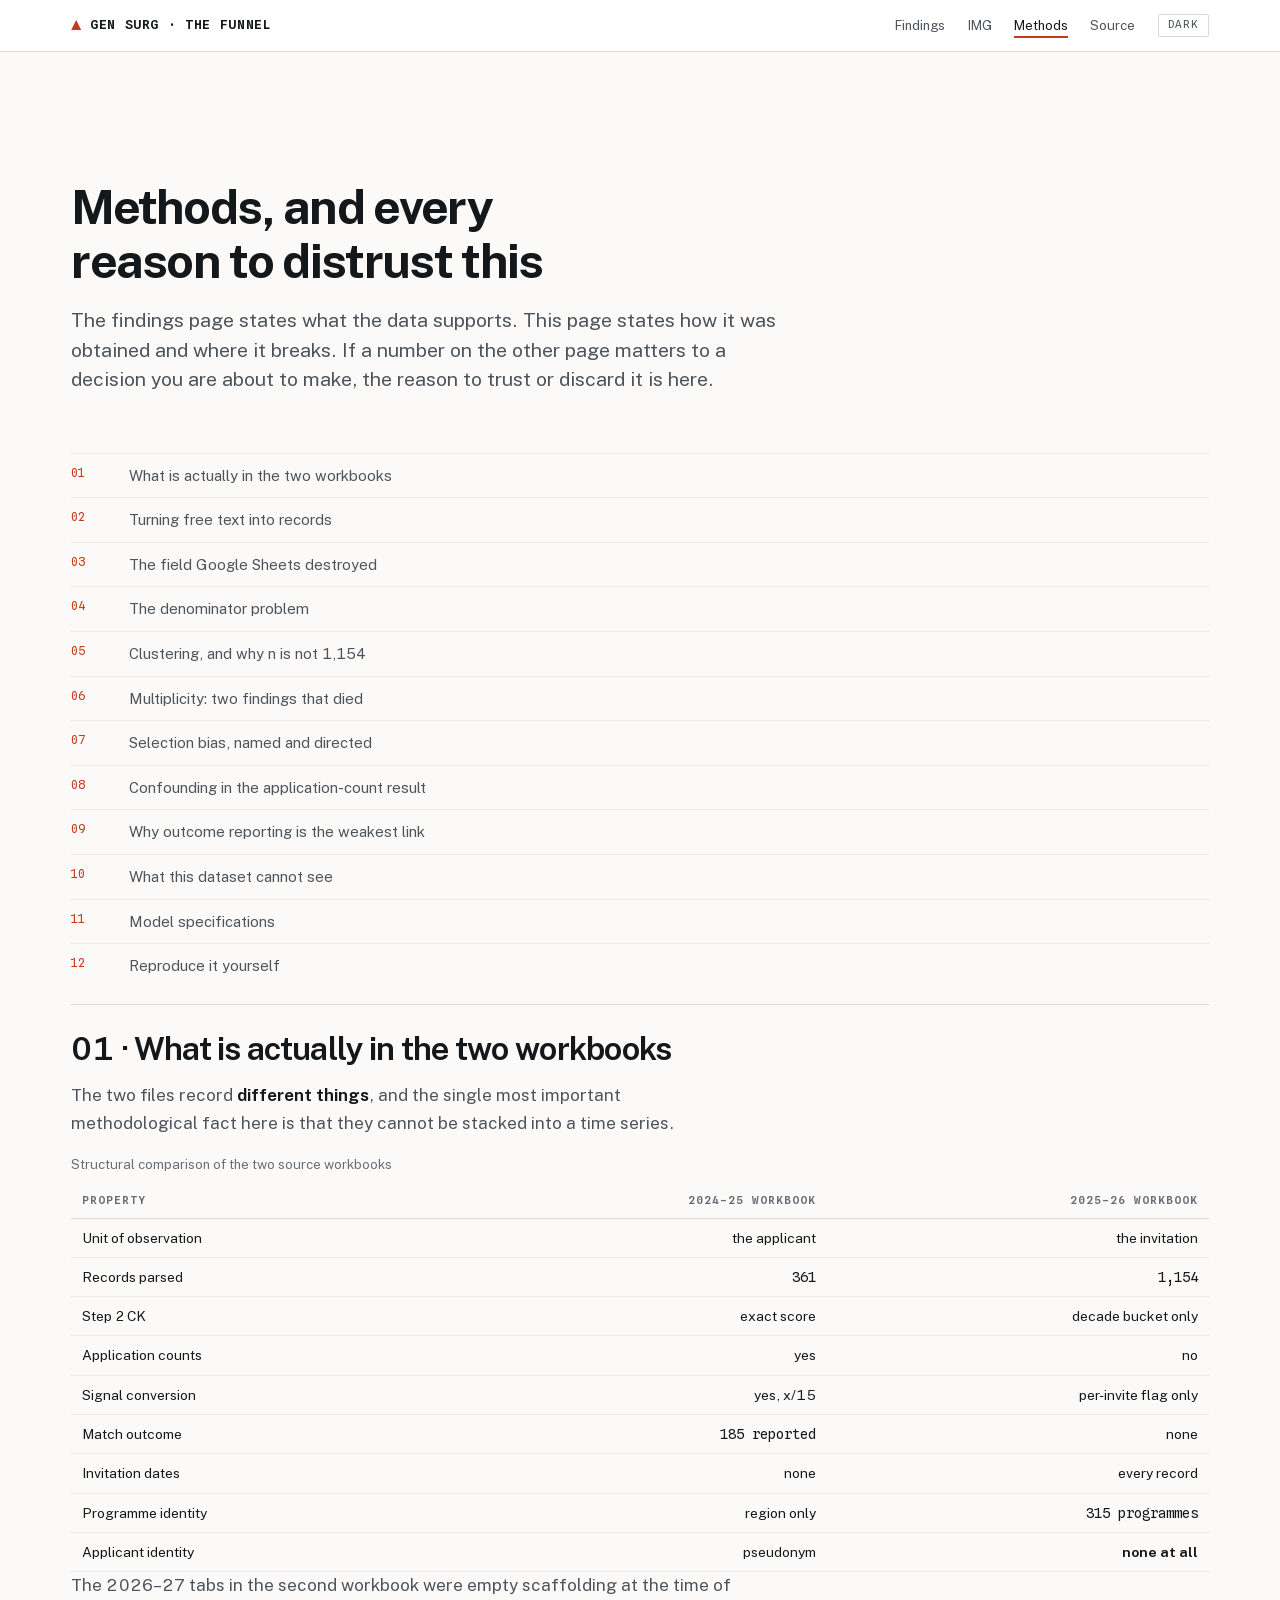
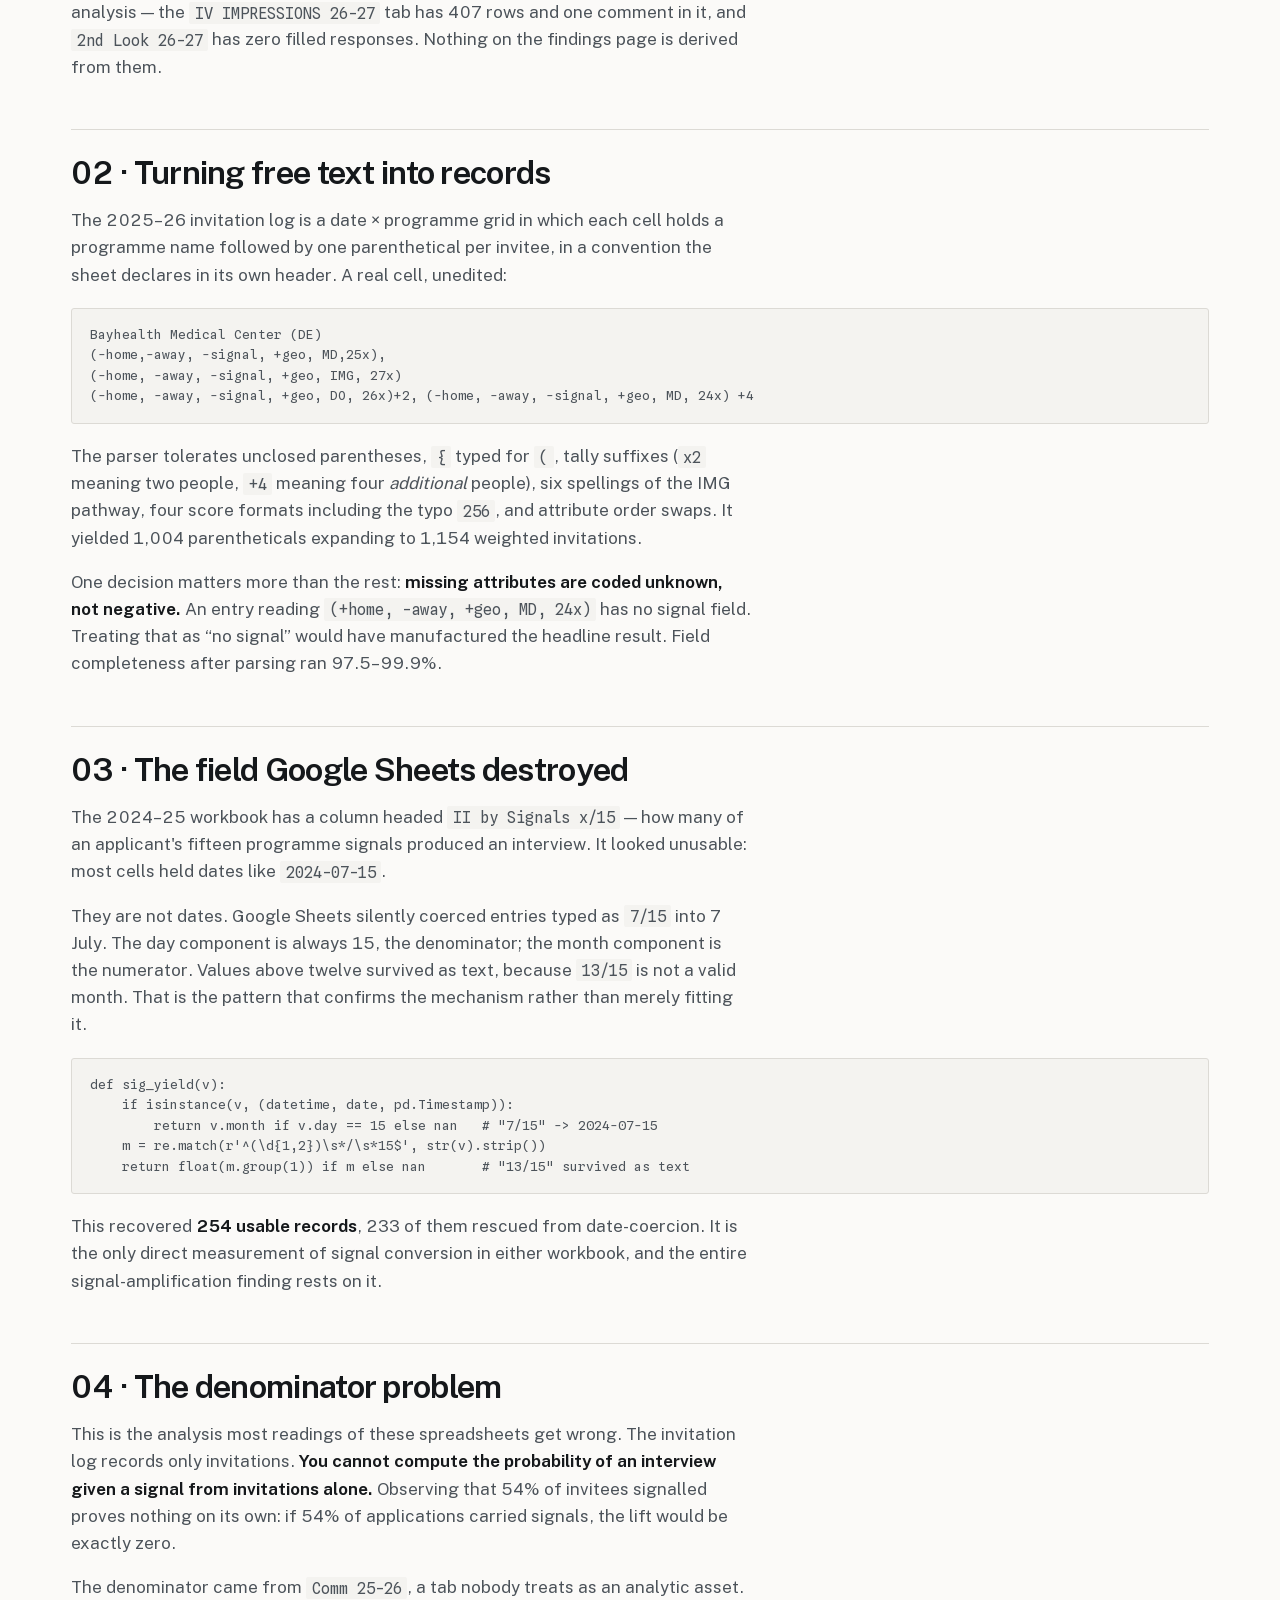
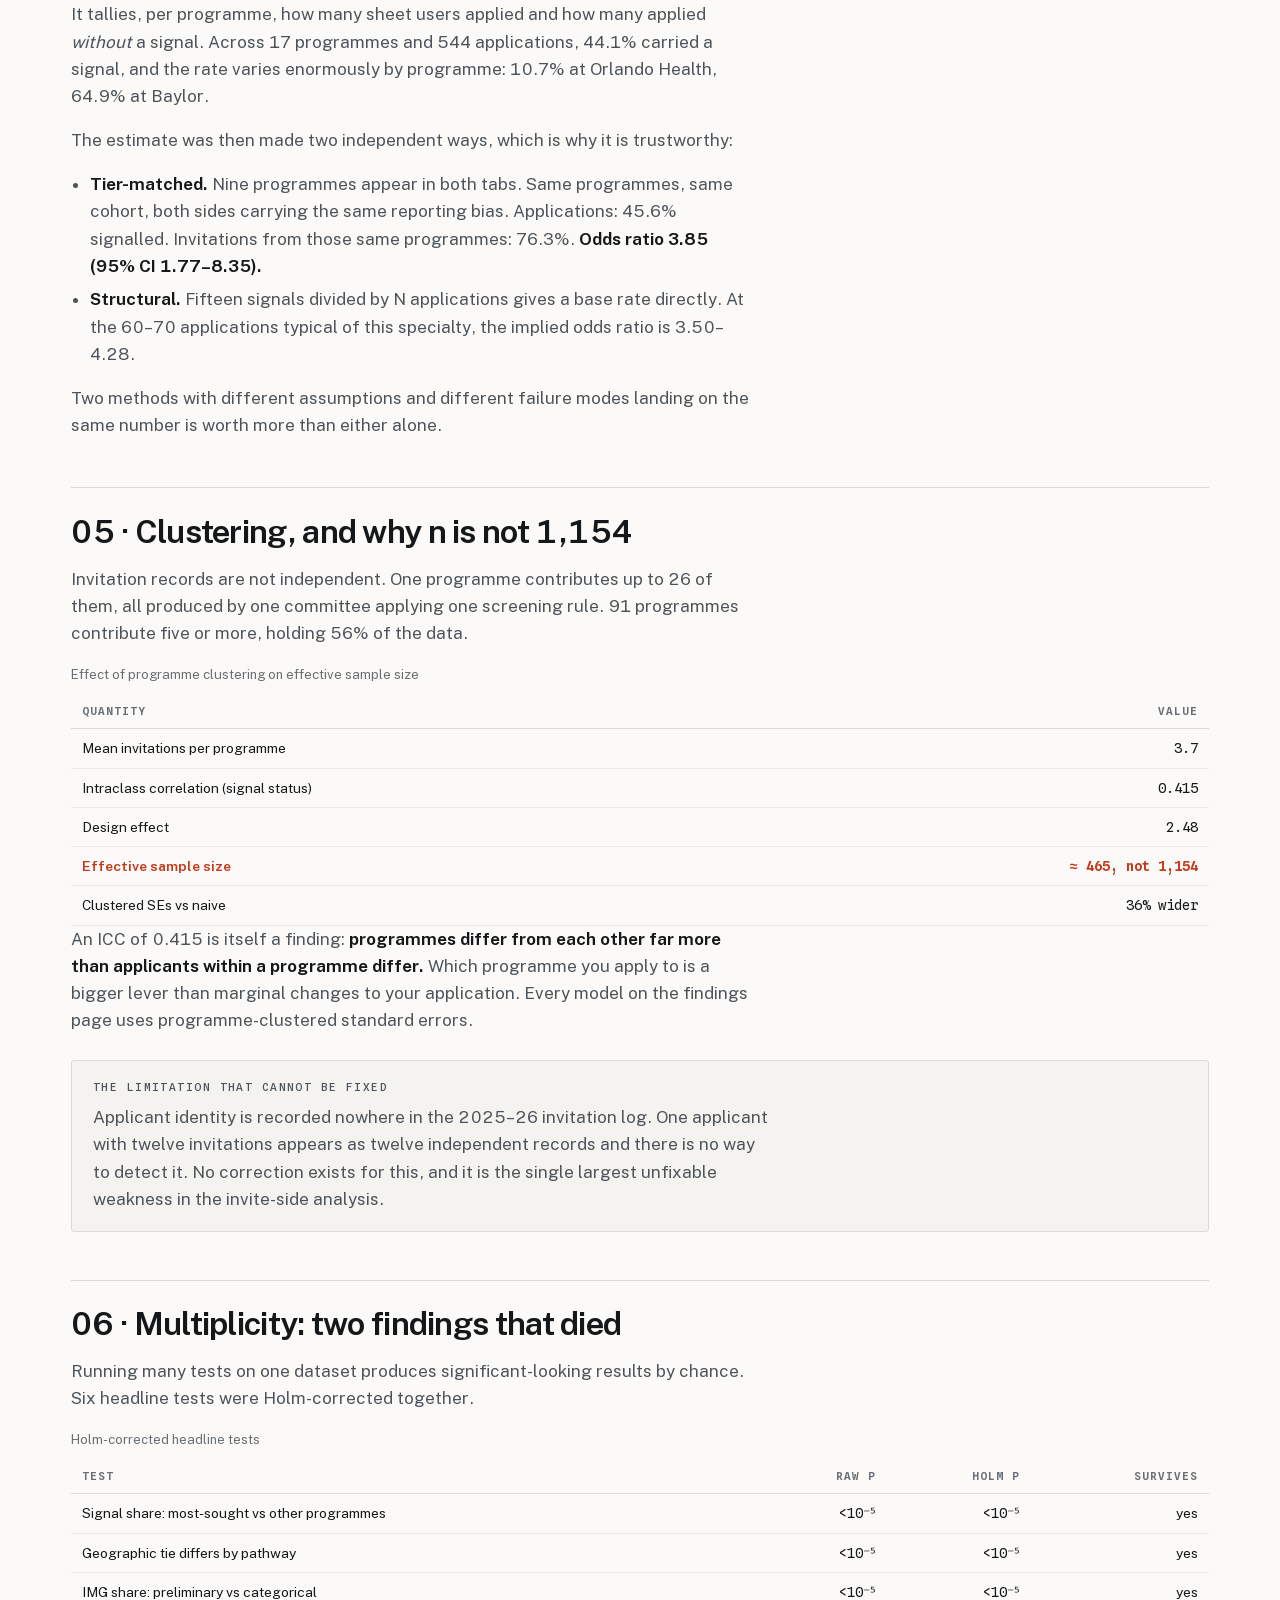
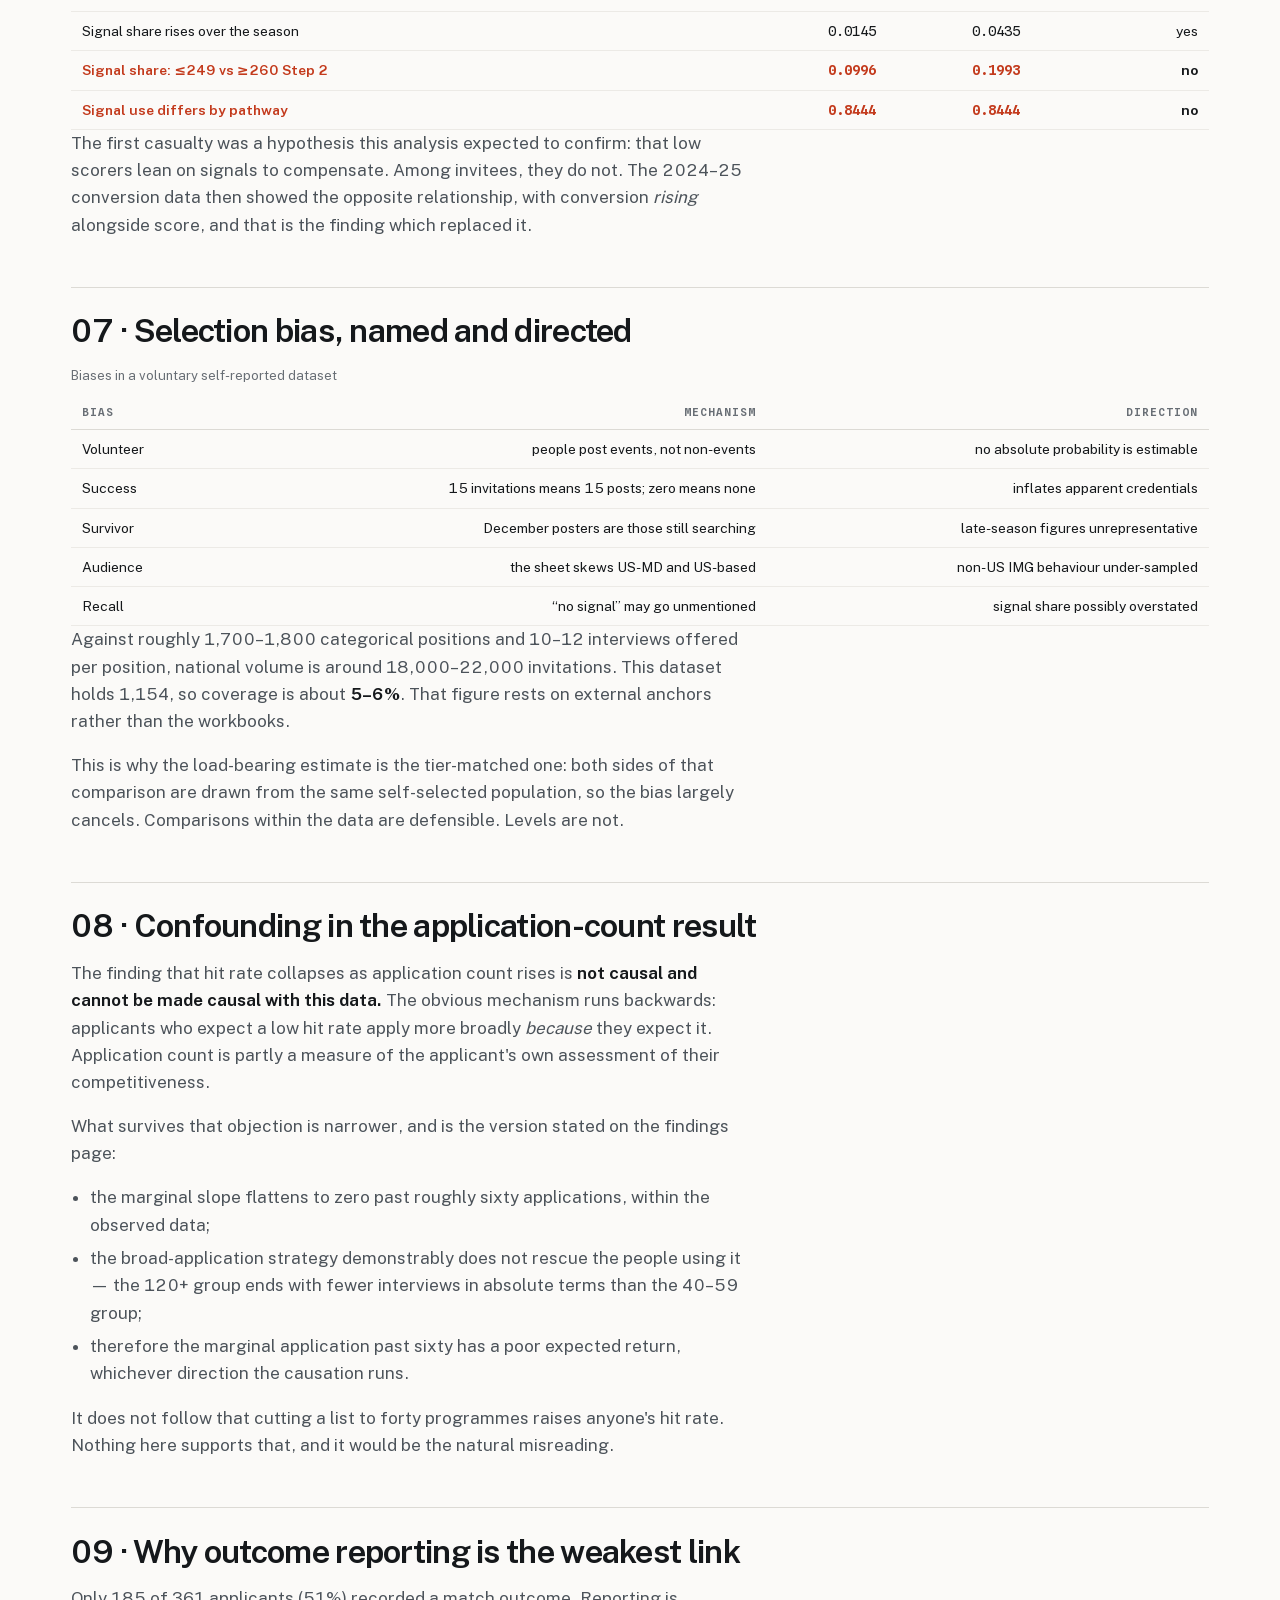
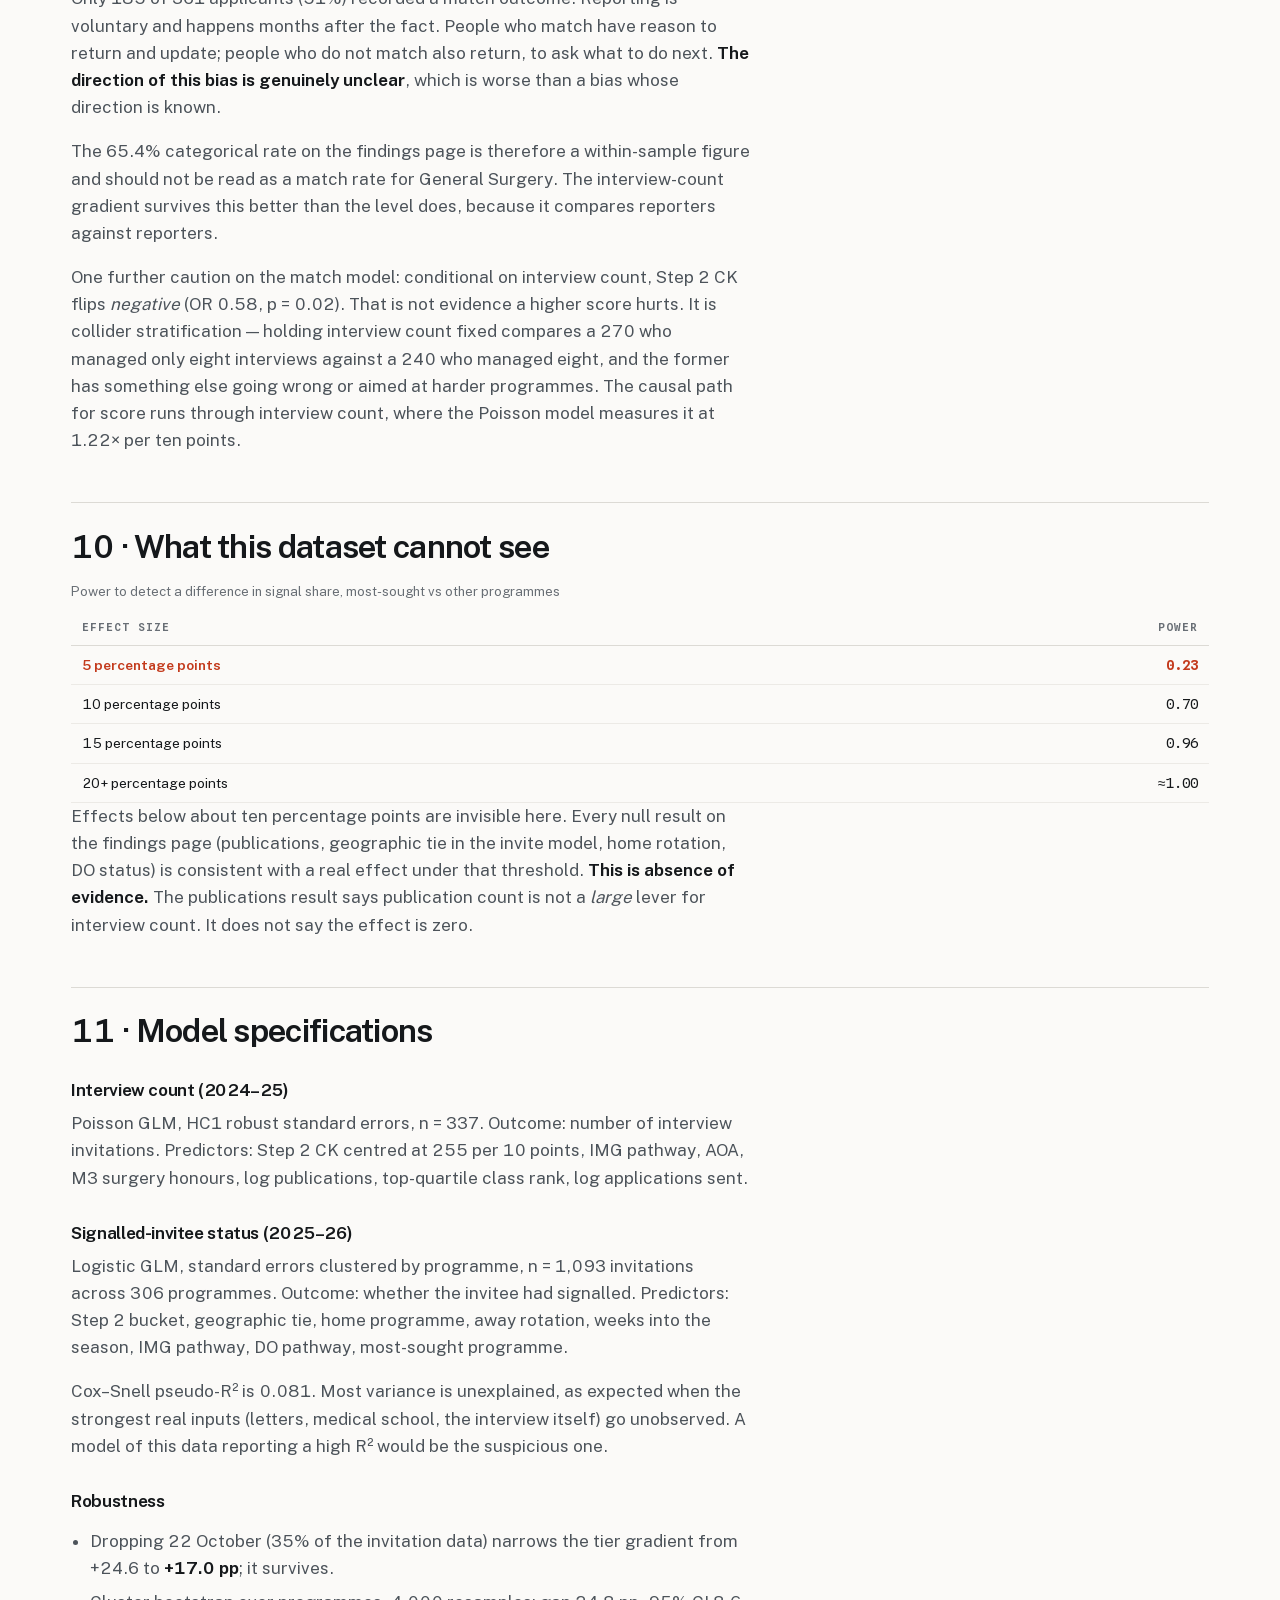
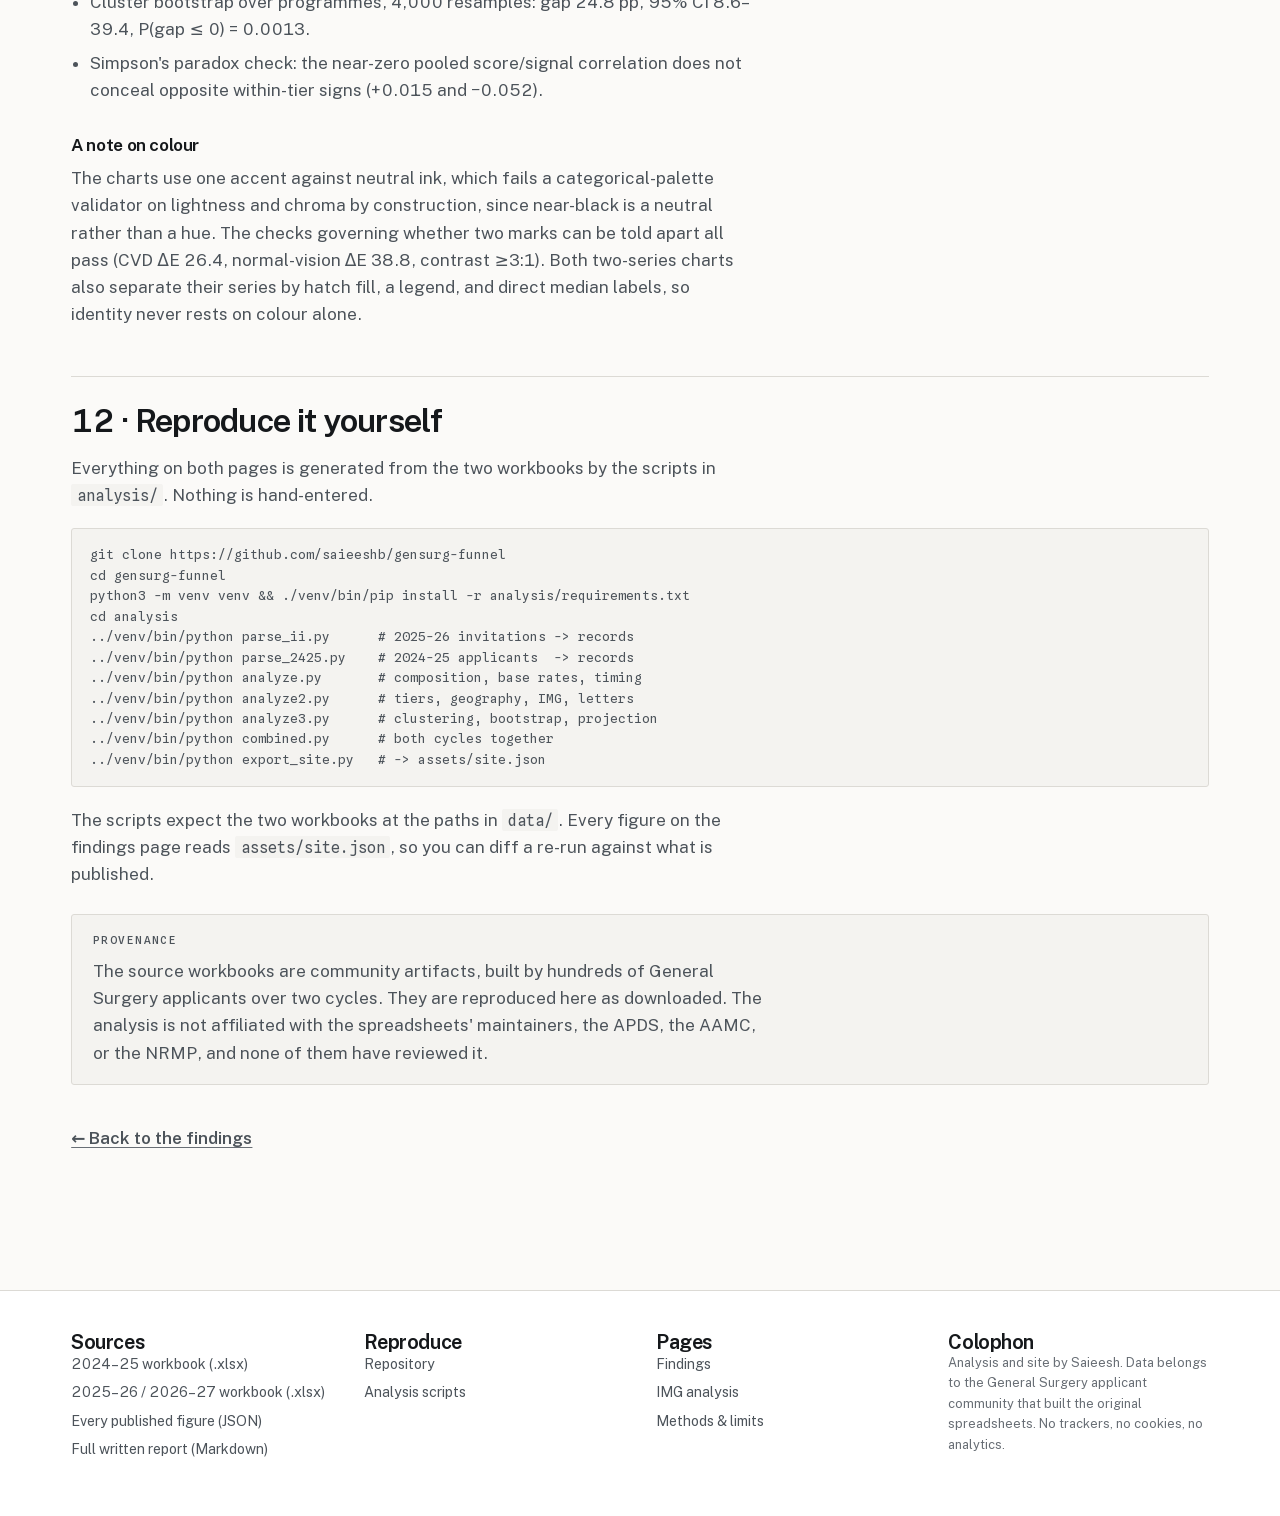
<file: methods.html>
<!doctype html>
<html lang="en">
<head>
<meta charset="utf-8">
<meta name="viewport" content="width=device-width, initial-scale=1">
<title>Methods &amp; limits — Gen Surg funnel</title>
<meta name="description" content="How 1,154 interview invitations and 361 applicant records were parsed, how denominators were recovered, and every reason to distrust the result.">
<link rel="canonical" href="https://surgery.saieesh.dev/methods.html">
<meta property="og:type" content="website">
<meta property="og:site_name" content="Gen Surg · The Funnel">
<meta property="og:url" content="https://surgery.saieesh.dev/methods.html">
<meta property="og:title" content="Methods & limits — Gen Surg funnel">
<meta property="og:description" content="How 1,154 interview invitations and 361 applicant records were parsed, how the denominators were recovered, and every reason to distrust the result.">
<meta property="og:image" content="https://surgery.saieesh.dev/og/og-main.png">
<meta property="og:image:width" content="1200">
<meta property="og:image:height" content="630">
<meta property="og:image:alt" content="Median path through a cycle: 75 applications narrowing to 14 interview invitations and 12 interviews attended.">
<meta name="twitter:card" content="summary_large_image">
<meta name="twitter:title" content="Methods & limits — Gen Surg funnel">
<meta name="twitter:description" content="How 1,154 interview invitations and 361 applicant records were parsed, how the denominators were recovered, and every reason to distrust the result.">
<meta name="twitter:image" content="https://surgery.saieesh.dev/og/og-main.png">
<meta name="twitter:image:alt" content="Median path through a cycle: 75 applications narrowing to 14 interview invitations and 12 interviews attended.">
<meta name="theme-color" content="#FBFAF8" media="(prefers-color-scheme: light)">
<meta name="theme-color" content="#0D0F11" media="(prefers-color-scheme: dark)">
<script>document.documentElement.classList.add("js");</script>
<link rel="stylesheet" href="assets/style.css">
<link rel="icon" href="data:image/svg+xml,%3Csvg xmlns='http://www.w3.org/2000/svg' viewBox='0 0 16 16'%3E%3Cpath d='M8 2 L14 14 L2 14 Z' fill='%23C33A1C'/%3E%3C/svg%3E">
</head>
<body>
<a class="skip" href="#main">Skip to content</a>
<noscript>
  <p style="max-width:68ch;margin:1rem auto;padding:.9rem 1.1rem;border:1px solid var(--rule);border-radius:3px;background:var(--panel-sunk)">
    The charts on this page are drawn with JavaScript. With it disabled the prose, tables and
    figures' captions still carry every finding, and <a href="assets/site.json">assets/site.json</a>
    holds every published number.
  </p>
</noscript>

<header class="masthead">
  <div class="wrap masthead-in">
    <a class="wordmark" href="./">GEN SURG · THE FUNNEL</a>
    <nav aria-label="Primary">
      <a href="./">Findings</a>
      <a href="img.html">IMG</a>
      <a href="methods.html" aria-current="page">Methods</a>
      <a href="https://github.com/saieeshb/gensurg-funnel">Source</a>
      <button class="theme-btn" id="theme" type="button">Dark</button>
    </nav>
  </div>
</header>

<main id="main" class="wrap doc">

<section class="titleblock" style="padding-bottom:1rem">
  <h1 style="font-size:clamp(1.9rem,4.6vw,3rem)">Methods, and every reason to distrust this</h1>
  <p class="thesis">
    The findings page states what the data supports. This page states how it was obtained and where
    it breaks. If a number on the other page matters to a decision you are about to make, the
    reason to trust or discard it is here.
  </p>
</section>

<nav class="toc" aria-label="Contents">
  <a href="#inventory"><span>01</span><span>What is actually in the two workbooks</span></a>
  <a href="#parsing"><span>02</span><span>Turning free text into records</span></a>
  <a href="#recovery"><span>03</span><span>The field Google Sheets destroyed</span></a>
  <a href="#denominator"><span>04</span><span>The denominator problem</span></a>
  <a href="#clustering"><span>05</span><span>Clustering, and why n is not 1,154</span></a>
  <a href="#multiplicity"><span>06</span><span>Multiplicity: two findings that died</span></a>
  <a href="#bias"><span>07</span><span>Selection bias, named and directed</span></a>
  <a href="#confounding"><span>08</span><span>Confounding in the application-count result</span></a>
  <a href="#outcome-bias"><span>09</span><span>Why outcome reporting is the weakest link</span></a>
  <a href="#power"><span>10</span><span>What this dataset cannot see</span></a>
  <a href="#invite-model"><span>11</span><span>Model specifications</span></a>
  <a href="#reproduce"><span>12</span><span>Reproduce it yourself</span></a>
</nav>

<h2 id="inventory">01 · What is actually in the two workbooks</h2>
<p>
  The two files record <strong>different things</strong>, and the single most important
  methodological fact here is that they cannot be stacked into a time series.
</p>
<div class="table-wrap">
<table>
  <caption>Structural comparison of the two source workbooks</caption>
  <thead><tr><th>Property</th><th>2024–25 workbook</th><th>2025–26 workbook</th></tr></thead>
  <tbody>
    <tr><td>Unit of observation</td><td>the applicant</td><td>the invitation</td></tr>
    <tr><td>Records parsed</td><td class="n">361</td><td class="n">1,154</td></tr>
    <tr><td>Step 2 CK</td><td>exact score</td><td>decade bucket only</td></tr>
    <tr><td>Application counts</td><td>yes</td><td>no</td></tr>
    <tr><td>Signal conversion</td><td>yes, x/15</td><td>per-invite flag only</td></tr>
    <tr><td>Match outcome</td><td class="n">185 reported</td><td>none</td></tr>
    <tr><td>Invitation dates</td><td>none</td><td>every record</td></tr>
    <tr><td>Programme identity</td><td>region only</td><td class="n">315 programmes</td></tr>
    <tr><td>Applicant identity</td><td>pseudonym</td><td><strong>none at all</strong></td></tr>
  </tbody>
</table>
</div>
<p>
  The 2026–27 tabs in the second workbook were empty scaffolding at the time of analysis — the
  <code>IV IMPRESSIONS 26-27</code> tab has 407 rows and one comment in it, and
  <code>2nd Look 26-27</code> has zero filled responses. Nothing on the findings page is derived
  from them.
</p>

<h2 id="parsing">02 · Turning free text into records</h2>
<p>
  The 2025–26 invitation log is a date × programme grid in which each cell holds a programme name
  followed by one parenthetical per invitee, in a convention the sheet declares in its own header.
  A real cell, unedited:
</p>
<pre>Bayhealth Medical Center (DE)
(-home,-away, -signal, +geo, MD,25x),
(-home, -away, -signal, +geo, IMG, 27x)
(-home, -away, -signal, +geo, DO, 26x)+2, (-home, -away, -signal, +geo, MD, 24x) +4</pre>
<p>
  The parser tolerates unclosed parentheses, <code>{</code> typed for <code>(</code>, tally suffixes
  (<code>x2</code> meaning two people, <code>+4</code> meaning four <em>additional</em> people),
  six spellings of the IMG pathway, four score formats including the typo <code>256</code>, and
  attribute order swaps. It yielded 1,004 parentheticals expanding to 1,154 weighted invitations.
</p>
<p>
  One decision matters more than the rest: <strong>missing attributes are coded unknown, not
  negative.</strong> An entry reading <code>(+home, -away, +geo, MD, 24x)</code> has no signal
  field. Treating that as “no signal” would have manufactured the headline result. Field
  completeness after parsing ran 97.5–99.9%.
</p>

<h2 id="recovery">03 · The field Google Sheets destroyed</h2>
<p>
  The 2024–25 workbook has a column headed <code>II by Signals x/15</code> — how many of an
  applicant's fifteen programme signals produced an interview. It looked unusable: most cells held
  dates like <code>2024-07-15</code>.
</p>
<p>
  They are not dates. Google Sheets silently coerced entries typed as <code>7/15</code> into
  7 July. The day component is always 15, the denominator; the month component is the numerator.
  Values above twelve survived as text, because <code>13/15</code> is not a valid month. That is
  the pattern that confirms the mechanism rather than merely fitting it.
</p>
<pre>def sig_yield(v):
    if isinstance(v, (datetime, date, pd.Timestamp)):
        return v.month if v.day == 15 else nan   # "7/15" -> 2024-07-15
    m = re.match(r'^(\d{1,2})\s*/\s*15$', str(v).strip())
    return float(m.group(1)) if m else nan       # "13/15" survived as text</pre>
<p>
  This recovered <strong>254 usable records</strong>, 233 of them rescued from date-coercion. It is
  the only direct measurement of signal conversion in either workbook, and the entire
  signal-amplification finding rests on it.
</p>

<h2 id="denominator">04 · The denominator problem</h2>
<p>
  This is the analysis most readings of these spreadsheets get wrong. The invitation log records
  only invitations. <strong>You cannot compute the probability of an interview given a signal from
  invitations alone.</strong> Observing that 54% of invitees signalled proves nothing on its own:
  if 54% of applications carried signals, the lift would be exactly zero.
</p>
<p>
  The denominator came from <code>Comm 25-26</code>, a tab nobody treats as an analytic asset. It
  tallies, per programme, how many sheet users applied and how many applied <em>without</em> a
  signal. Across 17 programmes and 544 applications, 44.1% carried a signal, and the rate varies
  enormously by programme: 10.7% at Orlando Health, 64.9% at Baylor.
</p>
<p>The estimate was then made two independent ways, which is why it is trustworthy:</p>
<ul>
  <li>
    <strong>Tier-matched.</strong> Nine programmes appear in both tabs. Same programmes, same
    cohort, both sides carrying the same reporting bias. Applications: 45.6% signalled. Invitations
    from those same programmes: 76.3%. <strong>Odds ratio 3.85 (95% CI 1.77–8.35).</strong>
  </li>
  <li>
    <strong>Structural.</strong> Fifteen signals divided by N applications gives a base rate
    directly. At the 60–70 applications typical of this specialty, the implied odds ratio is
    3.50–4.28.
  </li>
</ul>
<p>
  Two methods with different assumptions and different failure modes landing on the same number is
  worth more than either alone.
</p>

<h2 id="clustering">05 · Clustering, and why n is not 1,154</h2>
<p>
  Invitation records are not independent. One programme contributes up to 26 of them, all produced
  by one committee applying one screening rule. 91 programmes contribute five or more, holding 56%
  of the data.
</p>
<div class="table-wrap">
<table>
  <caption>Effect of programme clustering on effective sample size</caption>
  <thead><tr><th>Quantity</th><th>Value</th></tr></thead>
  <tbody>
    <tr><td>Mean invitations per programme</td><td class="n">3.7</td></tr>
    <tr><td>Intraclass correlation (signal status)</td><td class="n">0.415</td></tr>
    <tr><td>Design effect</td><td class="n">2.48</td></tr>
    <tr class="is-index"><td>Effective sample size</td><td class="n">≈ 465, not 1,154</td></tr>
    <tr><td>Clustered SEs vs naive</td><td class="n">36% wider</td></tr>
  </tbody>
</table>
</div>
<p>
  An ICC of 0.415 is itself a finding: <strong>programmes differ from each other far more than
  applicants within a programme differ.</strong> Which programme you apply to is a bigger lever
  than marginal changes to your application. Every model on the findings page uses
  programme-clustered standard errors.
</p>
<div class="caution">
  <p class="grad-label">The limitation that cannot be fixed</p>
  <p>
    Applicant identity is recorded nowhere in the 2025–26 invitation log. One applicant with twelve
    invitations appears as twelve independent records and there is no way to detect it. No
    correction exists for this, and it is the single largest unfixable weakness in the invite-side
    analysis.
  </p>
</div>

<h2 id="multiplicity">06 · Multiplicity: two findings that died</h2>
<p>
  Running many tests on one dataset produces significant-looking results by chance. Six headline
  tests were Holm-corrected together.
</p>
<div class="table-wrap">
<table>
  <caption>Holm-corrected headline tests</caption>
  <thead><tr><th>Test</th><th>Raw p</th><th>Holm p</th><th>Survives</th></tr></thead>
  <tbody>
    <tr><td>Signal share: most-sought vs other programmes</td><td class="n">&lt;10⁻⁵</td><td class="n">&lt;10⁻⁵</td><td>yes</td></tr>
    <tr><td>Geographic tie differs by pathway</td><td class="n">&lt;10⁻⁵</td><td class="n">&lt;10⁻⁵</td><td>yes</td></tr>
    <tr><td>IMG share: preliminary vs categorical</td><td class="n">&lt;10⁻⁵</td><td class="n">&lt;10⁻⁵</td><td>yes</td></tr>
    <tr><td>Signal share rises over the season</td><td class="n">0.0145</td><td class="n">0.0435</td><td>yes</td></tr>
    <tr class="is-index"><td>Signal share: ≤249 vs ≥260 Step 2</td><td class="n">0.0996</td><td class="n">0.1993</td><td><strong>no</strong></td></tr>
    <tr class="is-index"><td>Signal use differs by pathway</td><td class="n">0.8444</td><td class="n">0.8444</td><td><strong>no</strong></td></tr>
  </tbody>
</table>
</div>
<p>
  The first casualty was a hypothesis this analysis expected to confirm: that low scorers lean on
  signals to compensate. Among invitees, they do not. The 2024–25 conversion data then showed the
  opposite relationship, with conversion <em>rising</em> alongside score, and that is the finding
  which replaced it.
</p>

<h2 id="bias">07 · Selection bias, named and directed</h2>
<div class="table-wrap">
<table>
  <caption>Biases in a voluntary self-reported dataset</caption>
  <thead><tr><th>Bias</th><th>Mechanism</th><th>Direction</th></tr></thead>
  <tbody>
    <tr><td>Volunteer</td><td>people post events, not non-events</td><td>no absolute probability is estimable</td></tr>
    <tr><td>Success</td><td>15 invitations means 15 posts; zero means none</td><td>inflates apparent credentials</td></tr>
    <tr><td>Survivor</td><td>December posters are those still searching</td><td>late-season figures unrepresentative</td></tr>
    <tr><td>Audience</td><td>the sheet skews US-MD and US-based</td><td>non-US IMG behaviour under-sampled</td></tr>
    <tr><td>Recall</td><td>“no signal” may go unmentioned</td><td>signal share possibly overstated</td></tr>
  </tbody>
</table>
</div>
<p>
  Against roughly 1,700–1,800 categorical positions and 10–12 interviews offered per position,
  national volume is around 18,000–22,000 invitations. This dataset holds 1,154, so coverage is
  about <strong>5–6%</strong>. That figure rests on external anchors rather than the workbooks.
</p>
<p>
  This is why the load-bearing estimate is the tier-matched one: both sides of that comparison are
  drawn from the same self-selected population, so the bias largely cancels. Comparisons within the
  data are defensible. Levels are not.
</p>

<h2 id="confounding">08 · Confounding in the application-count result</h2>
<p>
  The finding that hit rate collapses as application count rises is <strong>not causal and cannot
  be made causal with this data.</strong> The obvious mechanism runs backwards: applicants who
  expect a low hit rate apply more broadly <em>because</em> they expect it. Application count is
  partly a measure of the applicant's own assessment of their competitiveness.
</p>
<p>What survives that objection is narrower, and is the version stated on the findings page:</p>
<ul>
  <li>the marginal slope flattens to zero past roughly sixty applications, within the observed data;</li>
  <li>the broad-application strategy demonstrably does not rescue the people using it — the 120+
    group ends with fewer interviews in absolute terms than the 40–59 group;</li>
  <li>therefore the marginal application past sixty has a poor expected return, whichever direction
    the causation runs.</li>
</ul>
<p>
  It does not follow that cutting a list to forty programmes raises anyone's hit rate. Nothing here
  supports that, and it would be the natural misreading.
</p>

<h2 id="outcome-bias">09 · Why outcome reporting is the weakest link</h2>
<p>
  Only 185 of 361 applicants (51%) recorded a match outcome. Reporting is voluntary and happens
  months after the fact. People who match have reason to return and update; people who do not match
  also return, to ask what to do next. <strong>The direction of this bias is genuinely
  unclear</strong>, which is worse than a bias whose direction is known.
</p>
<p>
  The 65.4% categorical rate on the findings page is therefore a within-sample figure and should
  not be read as a match rate for General Surgery. The interview-count gradient survives this
  better than the level does, because it compares reporters against reporters.
</p>
<p>
  One further caution on the match model: conditional on interview count, Step 2 CK flips
  <em>negative</em> (OR 0.58, p = 0.02). That is not evidence a higher score hurts. It is collider
  stratification — holding interview count fixed compares a 270 who managed only eight interviews
  against a 240 who managed eight, and the former has something else going wrong or aimed at harder
  programmes. The causal path for score runs through interview count, where the Poisson model
  measures it at 1.22× per ten points.
</p>

<h2 id="power">10 · What this dataset cannot see</h2>
<div class="table-wrap">
<table>
  <caption>Power to detect a difference in signal share, most-sought vs other programmes</caption>
  <thead><tr><th>Effect size</th><th>Power</th></tr></thead>
  <tbody>
    <tr class="is-index"><td>5 percentage points</td><td class="n">0.23</td></tr>
    <tr><td>10 percentage points</td><td class="n">0.70</td></tr>
    <tr><td>15 percentage points</td><td class="n">0.96</td></tr>
    <tr><td>20+ percentage points</td><td class="n">≈1.00</td></tr>
  </tbody>
</table>
</div>
<p>
  Effects below about ten percentage points are invisible here. Every null result on the findings
  page (publications, geographic tie in the invite model, home rotation, DO status) is consistent
  with a real effect under that threshold. <strong>This is absence of evidence.</strong> The
  publications result says publication count is not a <em>large</em> lever for interview count. It
  does not say the effect is zero.
</p>

<h2 id="invite-model">11 · Model specifications</h2>
<h3>Interview count (2024–25)</h3>
<p>
  Poisson GLM, HC1 robust standard errors, n = 337. Outcome: number of interview invitations.
  Predictors: Step 2 CK centred at 255 per 10 points, IMG pathway, AOA, M3 surgery honours,
  log publications, top-quartile class rank, log applications sent.
</p>
<h3>Signalled-invitee status (2025–26)</h3>
<p>
  Logistic GLM, standard errors clustered by programme, n = 1,093 invitations across 306
  programmes. Outcome: whether the invitee had signalled. Predictors: Step 2 bucket, geographic
  tie, home programme, away rotation, weeks into the season, IMG pathway, DO pathway, most-sought
  programme.
</p>
<p>
  Cox–Snell pseudo-R² is 0.081. Most variance is unexplained, as expected when the strongest real
  inputs (letters, medical school, the interview itself) go unobserved. A model of this data
  reporting a high R² would be the suspicious one.
</p>
<h3>Robustness</h3>
<ul>
  <li>Dropping 22 October (35% of the invitation data) narrows the tier gradient from +24.6 to
    <strong>+17.0 pp</strong>; it survives.</li>
  <li>Cluster bootstrap over programmes, 4,000 resamples: gap 24.8 pp, 95% CI 8.6–39.4,
    P(gap ≤ 0) = 0.0013.</li>
  <li>Simpson's paradox check: the near-zero pooled score/signal correlation does not conceal
    opposite within-tier signs (+0.015 and −0.052).</li>
</ul>
<h3>A note on colour</h3>
<p>
  The charts use one accent against neutral ink, which fails a categorical-palette validator on
  lightness and chroma by construction, since near-black is a neutral rather than a hue. The checks
  governing whether two marks can be told apart all pass (CVD ΔE 26.4, normal-vision ΔE 38.8,
  contrast ≥3:1). Both two-series charts also separate their series by hatch fill, a legend, and
  direct median labels, so identity never rests on colour alone.
</p>

<h2 id="reproduce">12 · Reproduce it yourself</h2>
<p>
  Everything on both pages is generated from the two workbooks by the scripts in
  <code>analysis/</code>. Nothing is hand-entered.
</p>
<pre>git clone https://github.com/saieeshb/gensurg-funnel
cd gensurg-funnel
python3 -m venv venv &amp;&amp; ./venv/bin/pip install -r analysis/requirements.txt
cd analysis
../venv/bin/python parse_ii.py      # 2025-26 invitations -> records
../venv/bin/python parse_2425.py    # 2024-25 applicants  -> records
../venv/bin/python analyze.py       # composition, base rates, timing
../venv/bin/python analyze2.py      # tiers, geography, IMG, letters
../venv/bin/python analyze3.py      # clustering, bootstrap, projection
../venv/bin/python combined.py      # both cycles together
../venv/bin/python export_site.py   # -> assets/site.json</pre>
<p>
  The scripts expect the two workbooks at the paths in <code>data/</code>. Every figure on the
  findings page reads <code>assets/site.json</code>, so you can diff a re-run against what is
  published.
</p>
<div class="caution">
  <p class="grad-label">Provenance</p>
  <p>
    The source workbooks are community artifacts, built by hundreds of General Surgery applicants
    over two cycles. They are reproduced here as downloaded. The analysis is not affiliated with
    the spreadsheets' maintainers, the APDS, the AAMC, or the NRMP, and none of them have reviewed
    it.
  </p>
</div>

<p style="margin-top:2.5rem"><a href="./" style="font-weight:600">← Back to the findings</a></p>

</main>

<footer class="foot">
  <div class="wrap foot-in">
    <div>
      <h3>Sources</h3>
      <ul>
        <li><a href="data/2024-2025%20Residency%20Application%20Spreadsheet.xlsx">2024–25 workbook (.xlsx)</a></li>
        <li><a href="data/Official%202026-2027%20Gen%20Surgery%20Spreadsheet.xlsx">2025–26 / 2026–27 workbook (.xlsx)</a></li>
        <li><a href="assets/site.json">Every published figure (JSON)</a></li>
        <li><a href="report.md">Full written report (Markdown)</a></li>
      </ul>
    </div>
    <div>
      <h3>Reproduce</h3>
      <ul>
        <li><a href="https://github.com/saieeshb/gensurg-funnel">Repository</a></li>
        <li><a href="https://github.com/saieeshb/gensurg-funnel/tree/main/analysis">Analysis scripts</a></li>
      </ul>
    </div>
    <div>
      <h3>Pages</h3>
      <ul>
        <li><a href="./">Findings</a></li>
        <li><a href="img.html">IMG analysis</a></li>
        <li><a href="methods.html">Methods &amp; limits</a></li>
      </ul>
    </div>
    <div>
      <h3>Colophon</h3>
      <p class="colophon">
        Analysis and site by Saieesh. Data belongs to the General Surgery applicant community that
        built the original spreadsheets. No trackers, no cookies, no analytics.
      </p>
    </div>
  </div>
</footer>

<script>(()=>{const b=document.getElementById("theme");if(!b)return;const sys=()=>matchMedia("(prefers-color-scheme: dark)").matches?"dark":"light";const ap=t=>{document.documentElement.setAttribute("data-theme",t);b.textContent=t==="dark"?"Light":"Dark";b.setAttribute("aria-label",`Switch to ${t==="dark"?"light":"dark"} theme`)};ap(localStorage.getItem("theme")||sys());b.addEventListener("click",()=>{const t=document.documentElement.getAttribute("data-theme")==="dark"?"light":"dark";localStorage.setItem("theme",t);ap(t)})})();</script>
</body>
</html>
</file>
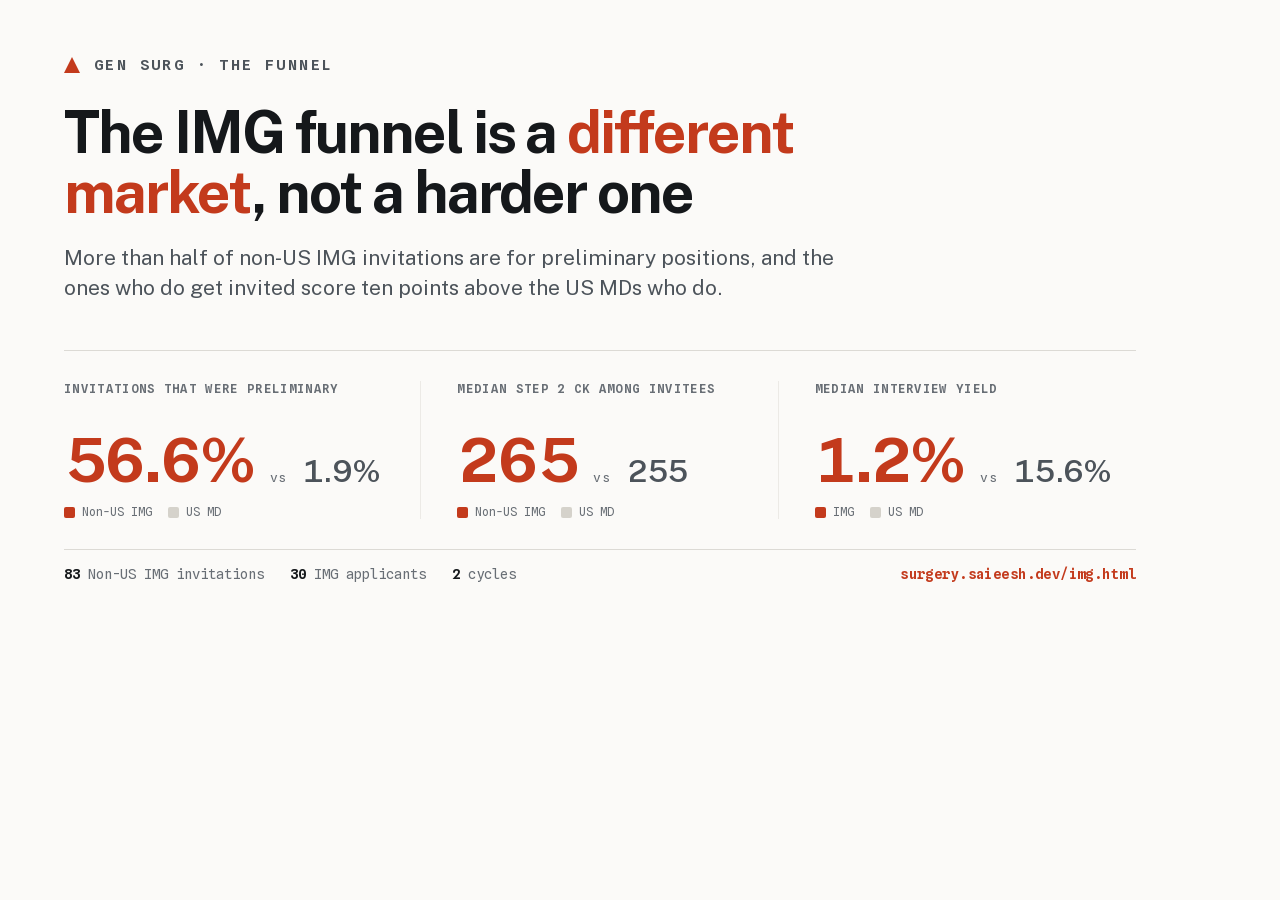
<file: og/card-img.html>
<!doctype html>
<html lang="en">
<head>
<meta charset="utf-8">
<title>OG card — IMG</title>
<link rel="stylesheet" href="../assets/fonts/fonts.css">
<style>
  :root{
    --paper:#FBFAF8; --ink:#15181B; --ink-2:#4C535A; --ink-3:#686E75;
    --rule:#DCDAD5; --rule-2:#ECEAE6; --grad:#C3C0BA; --index:#C33A1C;
    --band:#E4E2DD; --band-2:#D5D2CB;
    --sans:"Public Sans",system-ui,sans-serif; --mono:"Spline Sans Mono",monospace;
  }
  *{box-sizing:border-box;margin:0;padding:0}
  body{width:1200px;height:630px;background:var(--paper);font-family:var(--sans);
       color:var(--ink);font-variant-numeric:tabular-nums;overflow:hidden;-webkit-font-smoothing:antialiased}
  .card{width:1200px;height:630px;padding:56px 64px 48px;display:flex;flex-direction:column}
  .top{display:flex;align-items:center;gap:14px}
  .mark{width:16px;height:16px;background:var(--index);clip-path:polygon(50% 0,100% 100%,0 100%)}
  .wordmark{font-family:var(--mono);font-size:15px;font-weight:600;letter-spacing:.16em;color:var(--ink-2)}
  h1{font-size:58px;line-height:1.04;letter-spacing:-.035em;font-weight:700;margin-top:28px;max-width:20ch}
  .lede{margin-top:20px;font-size:21px;line-height:1.45;color:var(--ink-2);max-width:60ch}
  h1 em{font-style:normal;color:var(--index)}
  .cmp{margin-top:auto;display:grid;grid-template-columns:repeat(3,1fr);gap:0;
       border-top:1px solid var(--rule);padding-top:30px}
  .cell{padding-right:36px;border-right:1px solid var(--rule-2)}
  .cell:last-child{border-right:0;padding-right:0}
  .cell h2{font-family:var(--mono);font-size:12px;font-weight:600;letter-spacing:.11em;
           text-transform:uppercase;color:var(--ink-3);margin-bottom:16px;line-height:1.4;height:34px}
  .pair{display:flex;align-items:baseline;gap:16px}
  .big{font-size:60px;font-weight:700;letter-spacing:-.035em;color:var(--index);line-height:1}
  .vs{font-family:var(--mono);font-size:13px;color:var(--ink-3);letter-spacing:.06em}
  .small{font-size:31px;font-weight:600;color:var(--ink-2);letter-spacing:-.02em;line-height:1}
  .who{display:flex;gap:16px;margin-top:14px;font-family:var(--mono);font-size:11.5px;color:var(--ink-3)}
  .who span{display:flex;align-items:center;gap:7px}
  .sw{width:11px;height:11px;border-radius:2px;flex:none}
  .sw.a{background:var(--index)}
  .sw.b{background:var(--band-2)}
  .foot{display:flex;align-items:baseline;gap:26px;margin-top:30px;padding-top:16px;
        border-top:1px solid var(--rule);font-family:var(--mono);font-size:14px;color:var(--ink-3)}
  .foot b{color:var(--ink);font-weight:600}
  .foot .url{margin-left:auto;color:var(--index);font-weight:600;letter-spacing:.03em}
</style>
</head>
<body>
<div class="card">
  <div class="top"><div class="mark"></div><div class="wordmark">GEN SURG · THE FUNNEL</div></div>

  <h1>The IMG funnel is a <em>different market</em>, not a harder one</h1>
  <p class="lede">More than half of non-US IMG invitations are for preliminary positions, and the
    ones who do get invited score ten points above the US MDs who do.</p>

  <div class="cmp">
    <div class="cell">
      <h2>Invitations that were preliminary</h2>
      <div class="pair"><span class="big">56.6%</span><span class="vs">vs</span><span class="small">1.9%</span></div>
      <div class="who"><span><i class="sw a"></i>Non-US IMG</span><span><i class="sw b"></i>US MD</span></div>
    </div>
    <div class="cell" style="padding-left:36px">
      <h2>Median Step 2 CK among invitees</h2>
      <div class="pair"><span class="big">265</span><span class="vs">vs</span><span class="small">255</span></div>
      <div class="who"><span><i class="sw a"></i>Non-US IMG</span><span><i class="sw b"></i>US MD</span></div>
    </div>
    <div class="cell" style="padding-left:36px">
      <h2>Median interview yield</h2>
      <div class="pair"><span class="big">1.2%</span><span class="vs">vs</span><span class="small">15.6%</span></div>
      <div class="who"><span><i class="sw a"></i>IMG</span><span><i class="sw b"></i>US MD</span></div>
    </div>
  </div>

  <div class="foot">
    <span><b>83</b> Non-US IMG invitations</span>
    <span><b>30</b> IMG applicants</span>
    <span><b>2</b> cycles</span>
    <span class="url">surgery.saieesh.dev/img.html</span>
  </div>
</div>
</body>
</html>
</file>
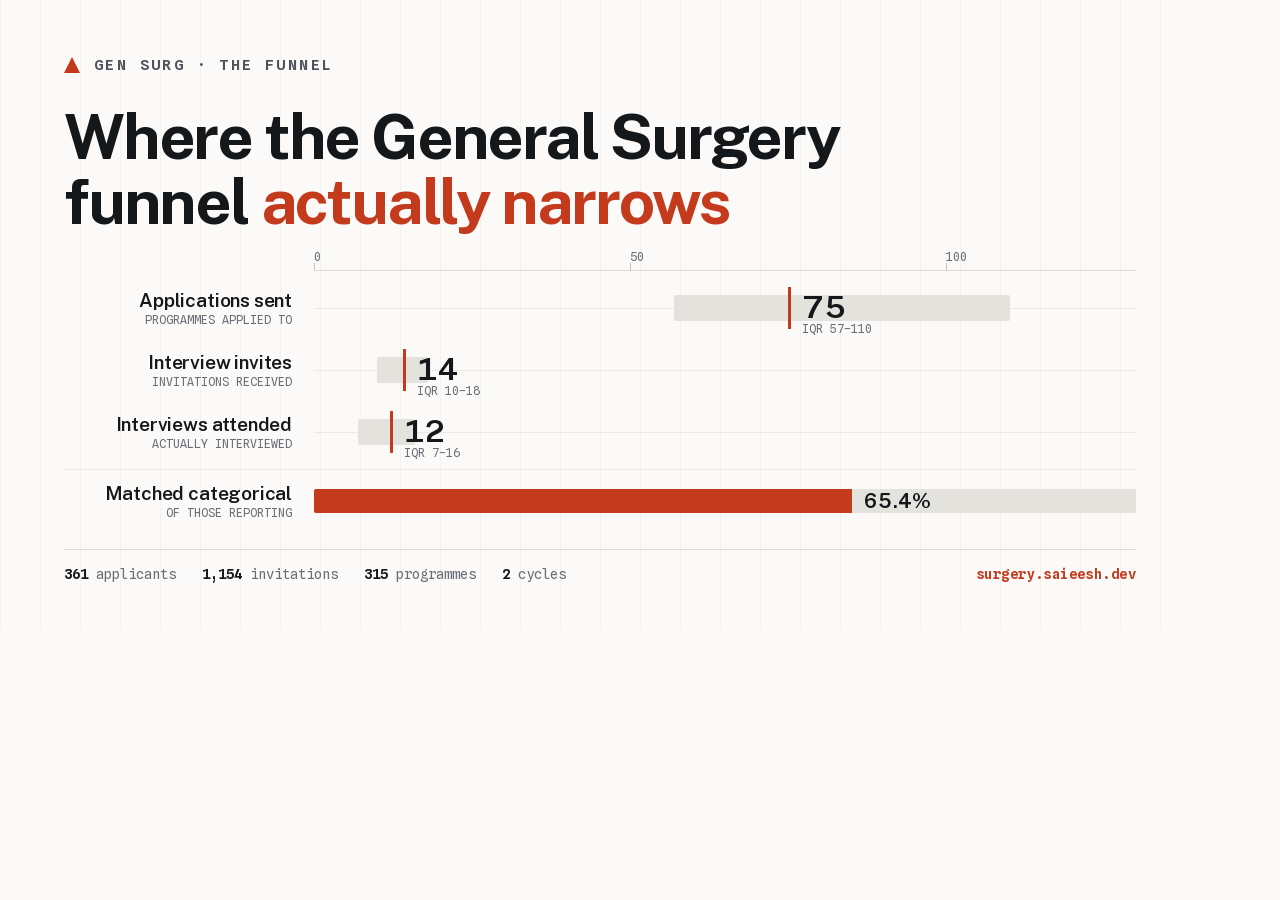
<file: og/card.html>
<!doctype html>
<html lang="en">
<head>
<meta charset="utf-8">
<title>OG card</title>
<link rel="stylesheet" href="../assets/fonts/fonts.css">
<style>
  :root{
    --paper:#FBFAF8; --panel:#FFFFFF; --ink:#15181B; --ink-2:#4C535A; --ink-3:#686E75;
    --rule:#DCDAD5; --rule-2:#ECEAE6; --grad:#C3C0BA; --index:#C33A1C;
    --band:#E4E2DD; --band-2:#D5D2CB;
    --sans:"Public Sans",system-ui,sans-serif; --mono:"Spline Sans Mono",monospace;
  }
  *{box-sizing:border-box;margin:0;padding:0}
  body{width:1200px;height:630px;background:var(--paper);font-family:var(--sans);
       color:var(--ink);font-variant-numeric:tabular-nums;overflow:hidden;
       -webkit-font-smoothing:antialiased}
  .card{width:1200px;height:630px;padding:56px 64px 48px;display:flex;flex-direction:column;position:relative}
  /* faint graduation field, the instrument's own paper */
  .card::before{
    content:"";position:absolute;inset:0;
    background:repeating-linear-gradient(90deg,var(--rule-2) 0 1px,transparent 1px 40px);
    opacity:.5;pointer-events:none}
  .top{display:flex;align-items:center;gap:14px;position:relative;z-index:1}
  .mark{width:16px;height:16px;background:var(--index);clip-path:polygon(50% 0,100% 100%,0 100%)}
  .wordmark{font-family:var(--mono);font-size:15px;font-weight:600;letter-spacing:.16em;color:var(--ink-2)}
  h1{font-size:63px;line-height:1.03;letter-spacing:-.035em;font-weight:700;
     margin-top:30px;max-width:19ch;position:relative;z-index:1}
  h1 em{font-style:normal;color:var(--index)}
  .instr{margin-top:auto;position:relative;z-index:1}
  .axis{display:flex;align-items:flex-end;gap:0;height:18px;margin-bottom:6px;
        margin-left:250px;border-bottom:1px solid var(--rule);position:relative}
  .axis span{position:absolute;bottom:6px;font-family:var(--mono);font-size:12px;color:var(--ink-3)}
  .axis i{position:absolute;bottom:0;width:1px;height:7px;background:var(--grad)}
  .row{display:grid;grid-template-columns:250px 1fr;align-items:center;height:62px}
  .lab{text-align:right;padding-right:22px}
  .lab b{display:block;font-size:19px;font-weight:600;letter-spacing:-.01em}
  .lab small{display:block;font-family:var(--mono);font-size:11.5px;color:var(--ink-3);margin-top:2px}
  .track{position:relative;height:100%}
  .track::before{content:"";position:absolute;left:0;right:0;top:50%;height:1px;background:var(--rule-2)}
  .band{position:absolute;top:50%;transform:translateY(-50%);height:26px;background:var(--band);border-radius:2px}
  .idx{position:absolute;top:50%;transform:translateY(-50%);width:3px;height:42px;background:var(--index)}
  .val{position:absolute;top:50%;transform:translateY(-52%);font-size:31px;font-weight:650;letter-spacing:-.02em}
  .iqr{position:absolute;top:50%;transform:translateY(14px);font-family:var(--mono);font-size:11.5px;color:var(--ink-3)}
  .out{display:grid;grid-template-columns:250px 1fr;align-items:center;height:54px;margin-top:6px;
       border-top:1px solid var(--rule-2);padding-top:8px}
  .bar{position:relative;height:24px;background:var(--band);border-radius:2px;overflow:hidden}
  .bar i{position:absolute;inset:0 auto 0 0;width:65.4%;background:var(--index)}
  .bar b{position:absolute;left:calc(65.4% + 12px);top:50%;transform:translateY(-50%);
         font-size:20px;font-weight:650;color:var(--ink)}
  .foot{display:flex;align-items:baseline;gap:26px;margin-top:26px;padding-top:16px;
        border-top:1px solid var(--rule);font-family:var(--mono);font-size:14px;
        color:var(--ink-3);position:relative;z-index:1}
  .foot b{color:var(--ink);font-weight:600}
  .foot .url{margin-left:auto;color:var(--index);font-weight:600;letter-spacing:.03em}
</style>
</head>
<body>
<div class="card">
  <div class="top"><div class="mark"></div><div class="wordmark">GEN SURG · THE FUNNEL</div></div>

  <h1>Where the General Surgery funnel <em>actually narrows</em></h1>

  <div class="instr">
    <div class="axis" id="axis"></div>
    <div class="row">
      <div class="lab"><b>Applications sent</b><small>PROGRAMMES APPLIED TO</small></div>
      <div class="track" data-p25="57" data-p75="110" data-med="75" data-iqr="IQR 57–110"></div>
    </div>
    <div class="row">
      <div class="lab"><b>Interview invites</b><small>INVITATIONS RECEIVED</small></div>
      <div class="track" data-p25="10" data-p75="18" data-med="14" data-iqr="IQR 10–18"></div>
    </div>
    <div class="row">
      <div class="lab"><b>Interviews attended</b><small>ACTUALLY INTERVIEWED</small></div>
      <div class="track" data-p25="7" data-p75="16" data-med="12" data-iqr="IQR 7–16"></div>
    </div>
    <div class="out">
      <div class="lab"><b>Matched categorical</b><small>OF THOSE REPORTING</small></div>
      <div class="bar"><i></i><b>65.4%</b></div>
    </div>
  </div>

  <div class="foot">
    <span><b>361</b> applicants</span>
    <span><b>1,154</b> invitations</span>
    <span><b>315</b> programmes</span>
    <span><b>2</b> cycles</span>
    <span class="url">surgery.saieesh.dev</span>
  </div>
</div>
<script>
  const MAX = 130;
  const ax = document.getElementById('axis');
  [0,50,100].forEach(v=>{
    const i=document.createElement('i'); i.style.left=(v/MAX*100)+'%'; ax.appendChild(i);
    const s=document.createElement('span'); s.textContent=v; s.style.left=(v/MAX*100)+'%'; ax.appendChild(s);
  });
  document.querySelectorAll('.track').forEach(t=>{
    const pc = v => (v/MAX*100)+'%';
    const b=document.createElement('div'); b.className='band';
    b.style.left=pc(+t.dataset.p25); b.style.width=((+t.dataset.p75-+t.dataset.p25)/MAX*100)+'%';
    t.appendChild(b);
    const i=document.createElement('div'); i.className='idx'; i.style.left=pc(+t.dataset.med); t.appendChild(i);
    const v=document.createElement('div'); v.className='val'; v.textContent=t.dataset.med;
    v.style.left='calc('+pc(+t.dataset.med)+' + 14px)'; t.appendChild(v);
    const q=document.createElement('div'); q.className='iqr'; q.textContent=t.dataset.iqr;
    q.style.left='calc('+pc(+t.dataset.med)+' + 14px)'; t.appendChild(q);
  });
</script>
</body>
</html>
</file>
<file: assets/style.css>
@import url("fonts/fonts.css");

/* ============================================================
   Calibrated instrument — design tokens
   Near-monochrome ground, hairline graduations, one index mark.
   ============================================================ */
:root {
  --paper:        #FBFAF8;
  --panel:        #FFFFFF;
  --panel-sunk:   #F4F3F0;
  --ink:          #15181B;
  --ink-2:        #4C535A;
  --ink-3:        #686E75;
  --rule:         #DCDAD5;
  --rule-2:       #ECEAE6;
  --grad:         #C3C0BA;
  --index:        #C33A1C;
  --index-soft:   #C33A1C1F;
  --band:         #E4E2DD;
  --band-2:       #D5D2CB;
  --good:         #2F5D4A;

  --sans: "Public Sans", ui-sans-serif, system-ui, -apple-system, "Segoe UI", sans-serif;
  --mono: "Spline Sans Mono", ui-monospace, "SF Mono", Menlo, monospace;

  --pad: clamp(1.25rem, 4vw, 3.5rem);
  --maxw: 1240px;
  --measure: 68ch;
  --hair: 1px;
}

@media (prefers-color-scheme: dark) {
  :root {
    --paper:      #0D0F11;
    --panel:      #14171A;
    --panel-sunk: #101315;
    --ink:        #E9EBEC;
    --ink-2:      #A2AAB2;
    --ink-3:      #79828B;
    --rule:       #272C31;
    --rule-2:     #1C2023;
    --grad:       #3A4148;
    --index:      #FF6242;
    --index-soft: #FF624226;
    --band:       #23282C;
    --band-2:     #2E343A;
    --good:       #6FBF9B;
  }
}
:root[data-theme="dark"] {
  --paper: #0D0F11; --panel: #14171A; --panel-sunk: #101315;
  --ink: #E9EBEC; --ink-2: #A2AAB2; --ink-3: #79828B;
  --rule: #272C31; --rule-2: #1C2023; --grad: #3A4148;
  --index: #FF6242; --index-soft: #FF624226;
  --band: #23282C; --band-2: #2E343A; --good: #6FBF9B;
}
:root[data-theme="light"] {
  --paper: #FBFAF8; --panel: #FFFFFF; --panel-sunk: #F4F3F0;
  --ink: #15181B; --ink-2: #4C535A; --ink-3: #686E75;
  --rule: #DCDAD5; --rule-2: #ECEAE6; --grad: #C3C0BA;
  --index: #C33A1C; --index-soft: #C33A1C1F;
  --band: #E4E2DD; --band-2: #D5D2CB; --good: #2F5D4A;
}

* { box-sizing: border-box; }
html { -webkit-text-size-adjust: 100%; scroll-behavior: smooth; }
@media (prefers-reduced-motion: reduce) {
  html { scroll-behavior: auto; }
  *, *::before, *::after { animation-duration: .001ms !important; transition-duration: .001ms !important; }
}

body {
  margin: 0;
  background: var(--paper);
  color: var(--ink);
  font-family: var(--sans);
  font-size: 17px;
  line-height: 1.6;
  font-variant-numeric: tabular-nums;
  -webkit-font-smoothing: antialiased;
}

h1, h2, h3, h4 { font-weight: 640; letter-spacing: -0.022em; line-height: 1.12; margin: 0; text-wrap: balance; }
p { margin: 0 0 1em; max-width: var(--measure); }
a { color: inherit; text-underline-offset: 3px; text-decoration-color: var(--ink-3); text-decoration-thickness: 1px; }
a:hover { text-decoration-color: var(--index); }
a:focus-visible, button:focus-visible {
  outline: 2px solid var(--index); outline-offset: 3px; border-radius: 2px;
}
strong { font-weight: 660; }
sup { font-size: .68em; line-height: 0; }

.wrap { max-width: var(--maxw); margin: 0 auto; padding-inline: var(--pad); }
.rule { border: 0; border-top: var(--hair) solid var(--rule); margin: 0; }

/* ---------- graduation label: the instrument's own voice ---------- */
.grad-label {
  font-family: var(--mono);
  font-size: .69rem;
  font-weight: 500;
  letter-spacing: .13em;
  text-transform: uppercase;
  color: var(--ink-3);
}
.num { font-family: var(--mono); font-variant-numeric: tabular-nums; font-feature-settings: "zero" 1; }

/* ================= masthead ================= */
.masthead { border-bottom: var(--hair) solid var(--rule); background: var(--panel); }
.masthead-in {
  display: flex; align-items: baseline; gap: 1.5rem 2rem; flex-wrap: wrap;
  padding-block: .85rem;
}
.wordmark {
  font-family: var(--mono); font-size: .8rem; font-weight: 600;
  letter-spacing: .05em; text-decoration: none; display: flex; align-items: center; gap: .55rem;
}
.wordmark::before {
  content: ""; width: 10px; height: 10px; flex: none;
  background: var(--index);
  clip-path: polygon(50% 0, 100% 100%, 0 100%);
}
.masthead nav { margin-left: auto; display: flex; gap: 1.4rem; align-items: center; }
.masthead nav a {
  font-size: .82rem; text-decoration: none; color: var(--ink-2);
  display: inline-flex; align-items: center; min-height: 24px;
}
.masthead nav a:hover, .masthead nav a[aria-current="page"] { color: var(--ink); }
.masthead nav a[aria-current="page"] { box-shadow: inset 0 -2px 0 var(--index); }

.theme-btn {
  border: var(--hair) solid var(--rule); background: transparent; color: var(--ink-2);
  font-family: var(--mono); font-size: .68rem; letter-spacing: .08em; text-transform: uppercase;
  padding: .3rem .55rem; cursor: pointer; border-radius: 2px; line-height: 1;
}
.theme-btn:hover { color: var(--ink); border-color: var(--grad); }

/* ================= title block ================= */
.titleblock { padding-block: clamp(2.5rem, 6vw, 4.5rem) clamp(1.5rem, 3vw, 2.5rem); }
.titleblock h1 {
  font-size: clamp(2.1rem, 5.6vw, 3.9rem);
  font-weight: 700; letter-spacing: -0.035em; max-width: 19ch;
}
.thesis {
  font-size: clamp(1.02rem, 1.9vw, 1.22rem); color: var(--ink-2);
  max-width: 60ch; margin-top: 1.1rem; line-height: 1.5;
}
.provenance {
  margin-top: 1.6rem; display: flex; flex-wrap: wrap; gap: .4rem 1.6rem;
  padding-top: .9rem; border-top: var(--hair) solid var(--rule);
}
.provenance span { display: inline-flex; gap: .5rem; align-items: baseline; }
.provenance b { font-family: var(--mono); font-weight: 600; font-size: .95rem; }

/* ================= the instrument (funnel) ================= */
.instrument {
  background: var(--panel);
  border: var(--hair) solid var(--rule);
  border-radius: 3px;
  padding: clamp(1.15rem, 3vw, 2.2rem);
  margin-bottom: 1rem;
}
.instrument-head {
  display: flex; justify-content: space-between; align-items: baseline;
  gap: 1rem; flex-wrap: wrap; margin-bottom: 1.5rem;
}
.instrument figure { margin: 0; }
.instrument figcaption {
  margin-top: 1.15rem; padding-top: .85rem; border-top: var(--hair) solid var(--rule-2);
  font-size: .84rem; color: var(--ink-3); max-width: 78ch; line-height: 1.55;
}

/* ================= stage sections ================= */
.stage { padding-block: clamp(3rem, 7vw, 5.5rem); border-top: var(--hair) solid var(--rule); }
.stage-head { display: grid; grid-template-columns: auto 1fr; gap: 0 1.4rem; align-items: start; margin-bottom: 2.2rem; }
.stage-mark {
  font-family: var(--mono); font-size: .72rem; font-weight: 600; letter-spacing: .1em;
  color: var(--index); padding-top: .55rem; white-space: nowrap;
}
.stage-head h2 { font-size: clamp(1.6rem, 3.6vw, 2.5rem); max-width: 22ch; }
.stage-head .lede { grid-column: 2; margin-top: .8rem; font-size: 1.05rem; color: var(--ink-2); }

/* ---- verdict: the answer, stated before the evidence ---- */
.verdict {
  display: grid; grid-template-columns: 1fr; gap: .75rem;
  background: var(--panel); border: var(--hair) solid var(--rule);
  border-top: 2px solid var(--index);
  border-radius: 3px; padding: 1.15rem 1.3rem; margin-bottom: 2rem;
}
.verdict p { margin: 0; font-size: 1.02rem; max-width: 72ch; }
.verdict .grad-label { color: var(--index); }
.verdict-meta {
  display: flex; flex-wrap: wrap; gap: .35rem 1.4rem; padding-top: .7rem;
  border-top: var(--hair) solid var(--rule-2); font-size: .8rem; color: var(--ink-3);
}
.verdict-meta code { font-family: var(--mono); font-size: .95em; color: var(--ink-2); }

/* ---- figure blocks ---- */
.figure {
  background: var(--panel); border: var(--hair) solid var(--rule);
  border-radius: 3px; padding: clamp(1rem, 2.4vw, 1.6rem);
  margin: 0 0 1.1rem;   /* the UA default is 1em 40px; it breaks the grid */
}
.figure h3 { font-size: 1.06rem; font-weight: 640; margin-bottom: .25rem; }
.figure .sub { font-size: .88rem; color: var(--ink-3); margin: 0 0 1.15rem; max-width: 74ch; }
.figure figcaption {
  margin-top: 1rem; padding-top: .8rem; border-top: var(--hair) solid var(--rule-2);
  font-size: .82rem; color: var(--ink-3); line-height: 1.55; max-width: 78ch;
}
.grid-2 { display: grid; grid-template-columns: repeat(auto-fit, minmax(330px, 1fr)); gap: 1.1rem; }

/* chart host: scrolls independently, never the page */
.chart { overflow-x: auto; overflow-y: hidden; }
.chart svg { display: block; height: auto; max-width: 100%; }
.chart--wide svg { min-width: 700px; }
/* the funnel is the first viewport and redraws itself compact under 560px,
   so it must never be forced back up to the wide-chart floor */
.instrument .chart--wide svg { min-width: 0; }
.chart--wide { scrollbar-width: thin; }

/* ---- data table ---- */
table { border-collapse: collapse; width: 100%; font-size: .87rem; }
caption { text-align: left; font-size: .82rem; color: var(--ink-3); padding-bottom: .6rem; }
th, td { padding: .5rem .7rem; text-align: right; border-bottom: var(--hair) solid var(--rule-2); }
th:first-child, td:first-child { text-align: left; }
thead th {
  font-family: var(--mono); font-size: .68rem; font-weight: 600; letter-spacing: .09em;
  text-transform: uppercase; color: var(--ink-3); border-bottom: var(--hair) solid var(--rule);
  white-space: nowrap;
}
tbody td.n { font-family: var(--mono); }
tbody tr:hover { background: var(--panel-sunk); }
tr.is-index td { color: var(--index); font-weight: 620; }
.table-wrap { overflow-x: auto; }

/* ---- quote from the source workbooks ---- */
blockquote.pd {
  margin: 1.5rem 0; padding: 0 0 0 1.3rem; border-left: var(--hair) solid var(--index);
  font-size: 1.06rem; line-height: 1.5; color: var(--ink);
}
blockquote.pd p { margin-bottom: .5rem; }
blockquote.pd cite {
  display: block; font-style: normal; font-family: var(--mono);
  font-size: .72rem; letter-spacing: .06em; text-transform: uppercase; color: var(--ink-3);
}

/* ---- action list ---- */
.actions { counter-reset: act; display: grid; gap: 0; margin-top: 1.5rem; }
.action {
  display: grid; grid-template-columns: 2.4rem 1fr; gap: 0 1.1rem;
  padding: 1.25rem 0; border-top: var(--hair) solid var(--rule);
}
.action:last-child { border-bottom: var(--hair) solid var(--rule); }
.action::before {
  counter-increment: act; content: counter(act, decimal-leading-zero);
  font-family: var(--mono); font-size: .78rem; font-weight: 600; color: var(--index); padding-top: .2rem;
}
.action h3 { font-size: 1.08rem; margin-bottom: .3rem; }
.action p { font-size: .95rem; color: var(--ink-2); margin-bottom: .5rem; }
.action .evidence {
  font-family: var(--mono); font-size: .73rem; color: var(--ink-3);
  display: flex; flex-wrap: wrap; gap: .2rem .9rem;
}
.action .evidence a { color: var(--ink-2); }

/* ---- projection calendar ---- */
.cal { display: grid; gap: 0; margin-top: 1.2rem; }
.cal-row {
  display: grid; grid-template-columns: minmax(7.5rem, auto) 1fr auto; gap: .4rem 1.2rem;
  padding: .8rem 0; border-top: var(--hair) solid var(--rule-2); align-items: baseline;
}
.cal-row:first-child { border-top: var(--hair) solid var(--rule); }
.cal-row time { font-family: var(--mono); font-size: .93rem; font-weight: 600; }
.cal-row.is-key time, .cal-row.is-key strong { color: var(--index); }
.cal-row .note { font-size: .82rem; color: var(--ink-3); text-align: right; }

/* ---- prediction ledger ---- */
.ledger { margin-top: 1.4rem; }
.ledger li {
  display: grid; grid-template-columns: 3rem 1fr; gap: 0 1rem;
  padding: .75rem 0; border-top: var(--hair) solid var(--rule-2);
}
.ledger { list-style: none; padding: 0; }
.ledger li > span:first-child { font-family: var(--mono); font-size: .76rem; color: var(--index); font-weight: 600; }
.ledger li .basis { display: block; font-size: .8rem; color: var(--ink-3); margin-top: .2rem; }

/* ---- callout: what the data cannot say ---- */
.caution {
  background: var(--panel-sunk); border: var(--hair) solid var(--rule);
  border-radius: 3px; padding: 1.1rem 1.3rem; margin: 1.6rem 0;
}
.caution p:last-child { margin-bottom: 0; }
.caution .grad-label { display: block; margin-bottom: .5rem; }

/* ---- contents: this page runs ~14,000px; give it a map ---- */
.contents { margin: 2.2rem 0 0; }
.contents h2 { font-size: 1rem; margin-bottom: .2rem; }
.contents .toc a { grid-template-columns: 5.6rem 1fr; }
.contents .toc a span:first-child { letter-spacing: .08em; }

/* ---- evidence strength chip on each recommended action ---- */
.strength {
  font-family: var(--mono); font-size: .62rem; font-weight: 600; letter-spacing: .1em;
  text-transform: uppercase; padding: .18rem .4rem; border-radius: 2px; line-height: 1;
  border: var(--hair) solid var(--rule); color: var(--ink-3); white-space: nowrap;
}
.strength[data-s="strong"] { color: var(--index); border-color: var(--index); }
.strength[data-s="moderate"] { color: var(--ink-2); }

/* ================= methods page ================= */
.doc { padding-block: clamp(2rem, 5vw, 3.5rem); }
.doc h2 { font-size: clamp(1.4rem, 3vw, 2rem); margin: 3rem 0 1rem; padding-top: 1.6rem; border-top: var(--hair) solid var(--rule); }
.doc h2:first-of-type { margin-top: 1rem; }
.doc h3 { font-size: 1.08rem; margin: 2rem 0 .6rem; }
.doc p, .doc li { color: var(--ink-2); }
.doc li { margin-bottom: .4rem; }
.doc ul, .doc ol { max-width: var(--measure); padding-left: 1.2rem; }
.doc strong { color: var(--ink); }
pre {
  background: var(--panel-sunk); border: var(--hair) solid var(--rule); border-radius: 3px;
  padding: 1rem 1.1rem; overflow-x: auto; font-family: var(--mono); font-size: .8rem;
  line-height: 1.6; color: var(--ink-2); margin: 1.2rem 0;
}
code { font-family: var(--mono); font-size: .9em; }
p code, li code, td code { background: var(--panel-sunk); padding: .1em .35em; border-radius: 2px; }

.toc { display: grid; gap: 0; margin: 1.5rem 0 0; }
.toc a {
  display: grid; grid-template-columns: 2.6rem 1fr; gap: 1rem;
  padding: .62rem 0; border-top: var(--hair) solid var(--rule-2);
  text-decoration: none; font-size: .93rem; color: var(--ink-2);
}
.toc a:hover { color: var(--ink); background: var(--panel-sunk); }
.toc a span:first-child { font-family: var(--mono); font-size: .74rem; color: var(--index); }

/* ================= footer ================= */
.foot { border-top: var(--hair) solid var(--rule); background: var(--panel); margin-top: 4rem; }
.foot-in { padding-block: 2.5rem 3rem; display: grid; gap: 2rem; grid-template-columns: repeat(auto-fit, minmax(210px, 1fr)); }
.foot h4 { font-family: var(--mono); font-size: .68rem; letter-spacing: .12em; text-transform: uppercase; color: var(--ink-3); font-weight: 600; margin-bottom: .7rem; }
.foot ul { list-style: none; padding: 0; margin: 0; }
.foot li { margin-bottom: .35rem; font-size: .89rem; }
.foot a { color: var(--ink-2); text-decoration: none; }
.foot a:hover { color: var(--ink); text-decoration: underline; }
.foot .colophon { font-size: .8rem; color: var(--ink-3); max-width: 46ch; }

.skip {
  position: absolute; left: -9999px; top: 0; background: var(--panel); color: var(--ink);
  padding: .7rem 1rem; z-index: 10; border: var(--hair) solid var(--index);
}
.skip:focus { left: .5rem; top: .5rem; }

/* ================= responsive ================= */
@media (max-width: 640px) {
  body { font-size: 16px; }
  .stage-head { grid-template-columns: 1fr; gap: .5rem; }
  .stage-head .lede { grid-column: 1; }
  .stage-mark { padding-top: 0; }
  .cal-row { grid-template-columns: 1fr; }
  .cal-row .note { text-align: left; }
  .action { grid-template-columns: 1.9rem 1fr; gap: 0 .8rem; }
  .provenance { gap: .3rem 1.1rem; }
}

/* ================= motion: ONE authored moment =================
   The instrument's bands sweep out and its index marks drop in once, the way a
   gauge settles when it is switched on. Nothing else on the page animates:
   seven sections each fading in identically is scattered effect, not motion
   design, and it would leave the page invisible if the script never ran.
   Scoped to .js so content is never hidden without JavaScript.            */
@media (prefers-reduced-motion: no-preference) {
  .js .instrument .idx-sweep { transform-origin: left center; transform: scaleX(0); }
  .js .instrument.in .idx-sweep { transform: scaleX(1); transition: transform 1.05s cubic-bezier(.16,1,.3,1); }
  .js .instrument .idx-mark { opacity: 0; }
  .js .instrument.in .idx-mark { opacity: 1; transition: opacity .5s ease-out .55s; }
}
@media print {
  .masthead nav, .theme-btn, .foot { display: none; }
  body { background: #fff; color: #000; font-size: 11pt; }
  .figure, .instrument { break-inside: avoid; border-color: #bbb; }
}
</file>
<file: assets/fonts/fonts.css>
/* vietnamese */
@font-face {
  font-family: 'Public Sans';
  font-style: normal;
  font-weight: 300 800;
  font-display: swap;
  src: url(publicsans-0.woff2) format('woff2');
  unicode-range: U+0102-0103, U+0110-0111, U+0128-0129, U+0168-0169, U+01A0-01A1, U+01AF-01B0, U+0300-0301, U+0303-0304, U+0308-0309, U+0323, U+0329, U+1EA0-1EF9, U+20AB;
}
/* latin-ext */
@font-face {
  font-family: 'Public Sans';
  font-style: normal;
  font-weight: 300 800;
  font-display: swap;
  src: url(publicsans-1.woff2) format('woff2');
  unicode-range: U+0100-02BA, U+02BD-02C5, U+02C7-02CC, U+02CE-02D7, U+02DD-02FF, U+0304, U+0308, U+0329, U+1D00-1DBF, U+1E00-1E9F, U+1EF2-1EFF, U+2020, U+20A0-20AB, U+20AD-20C0, U+2113, U+2C60-2C7F, U+A720-A7FF;
}
/* latin */
@font-face {
  font-family: 'Public Sans';
  font-style: normal;
  font-weight: 300 800;
  font-display: swap;
  src: url(publicsans-2.woff2) format('woff2');
  unicode-range: U+0000-00FF, U+0131, U+0152-0153, U+02BB-02BC, U+02C6, U+02DA, U+02DC, U+0304, U+0308, U+0329, U+2000-206F, U+20AC, U+2122, U+2191, U+2193, U+2212, U+2215, U+FEFF, U+FFFD;
}
/* latin-ext */
@font-face {
  font-family: 'Spline Sans Mono';
  font-style: normal;
  font-weight: 400 600;
  font-display: swap;
  src: url(splinesansmono-0.woff2) format('woff2');
  unicode-range: U+0100-02BA, U+02BD-02C5, U+02C7-02CC, U+02CE-02D7, U+02DD-02FF, U+0304, U+0308, U+0329, U+1D00-1DBF, U+1E00-1E9F, U+1EF2-1EFF, U+2020, U+20A0-20AB, U+20AD-20C0, U+2113, U+2C60-2C7F, U+A720-A7FF;
}
/* latin */
@font-face {
  font-family: 'Spline Sans Mono';
  font-style: normal;
  font-weight: 400 600;
  font-display: swap;
  src: url(splinesansmono-1.woff2) format('woff2');
  unicode-range: U+0000-00FF, U+0131, U+0152-0153, U+02BB-02BC, U+02C6, U+02DA, U+02DC, U+0304, U+0308, U+0329, U+2000-206F, U+20AC, U+2122, U+2191, U+2193, U+2212, U+2215, U+FEFF, U+FFFD;
}
</file>
